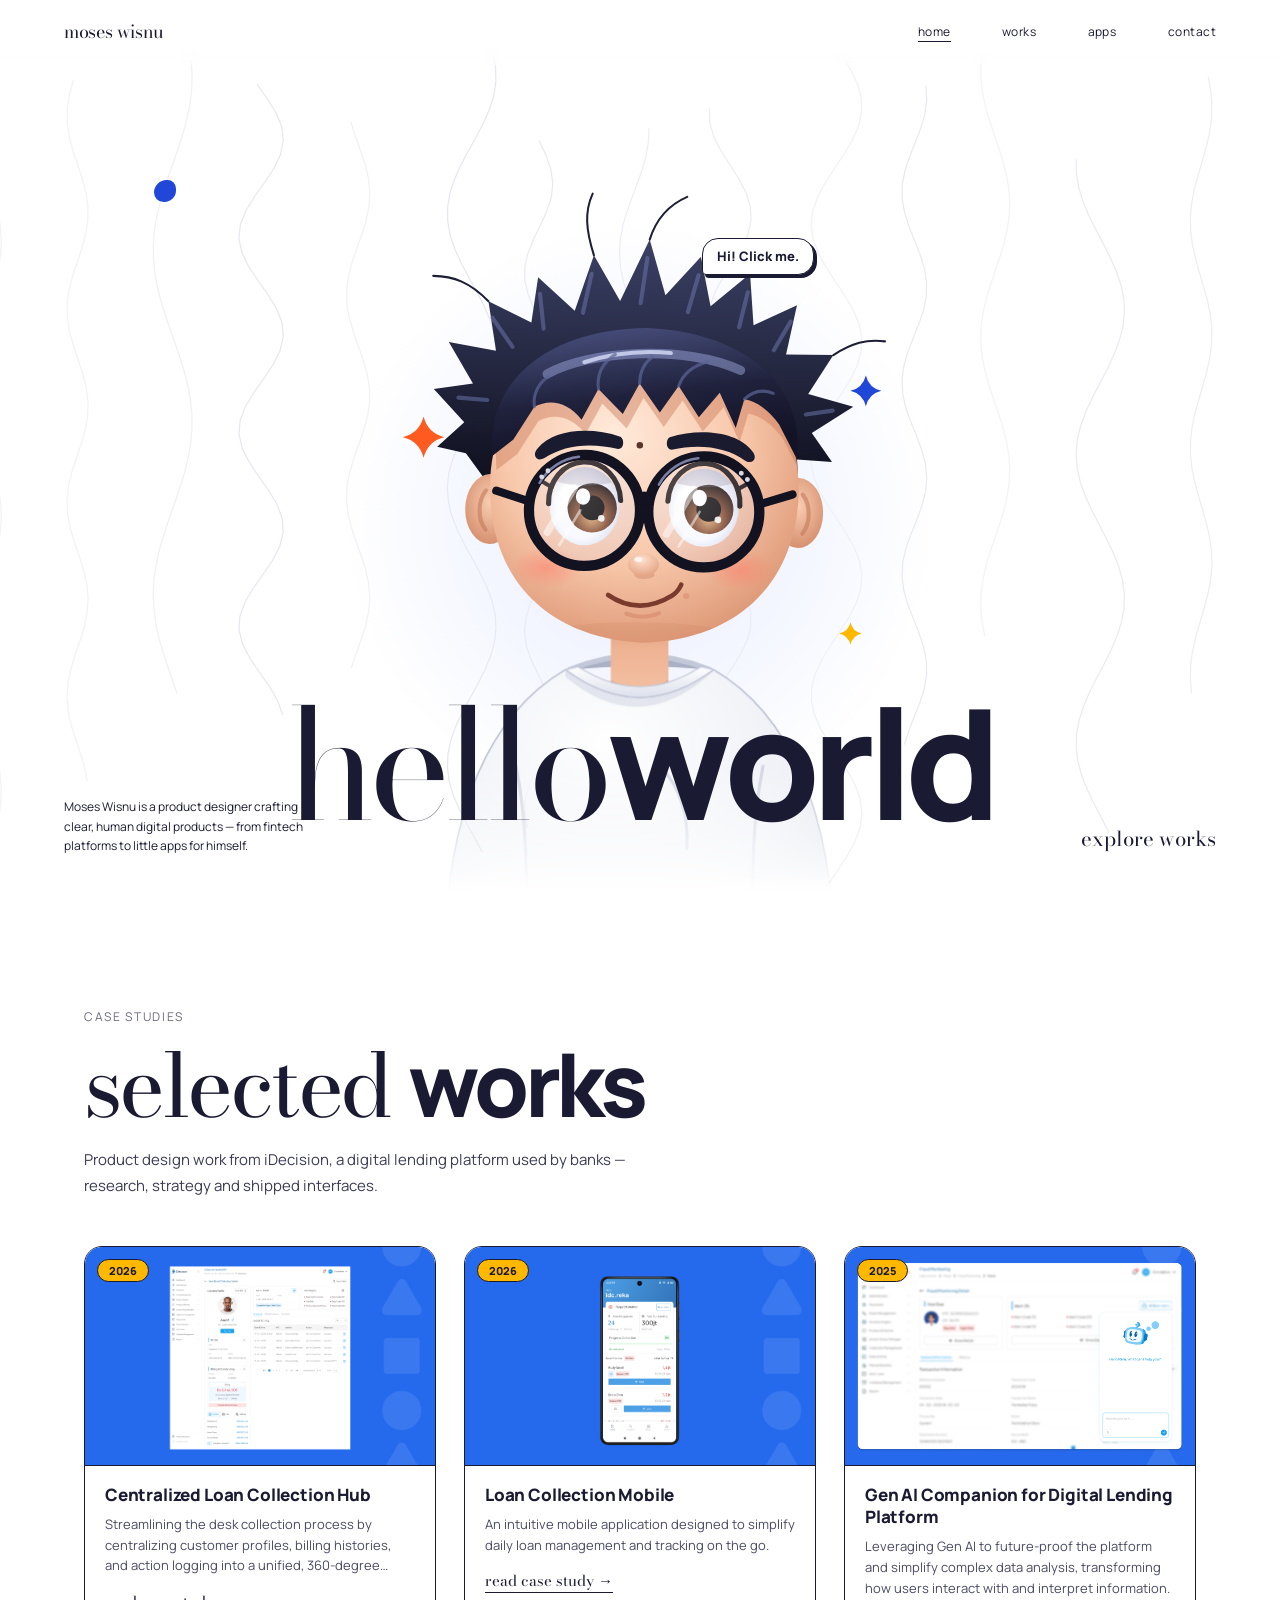
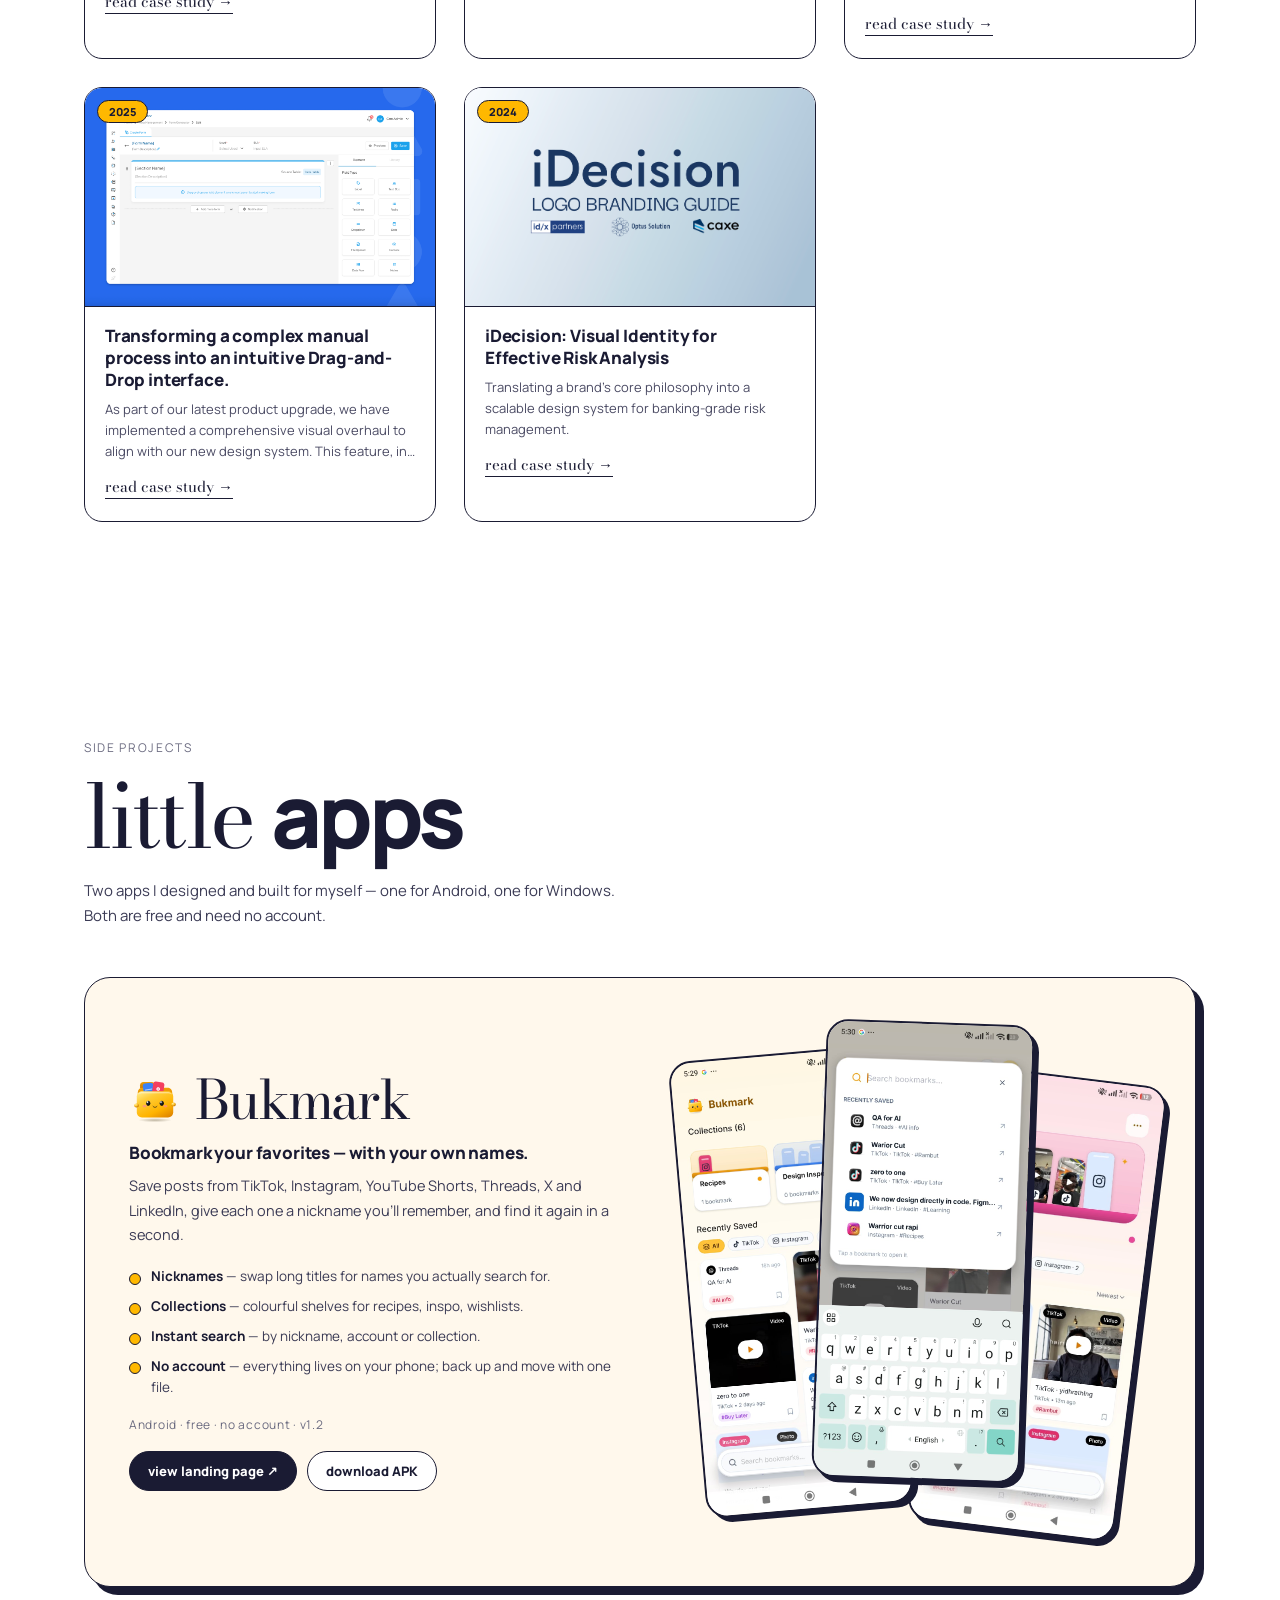
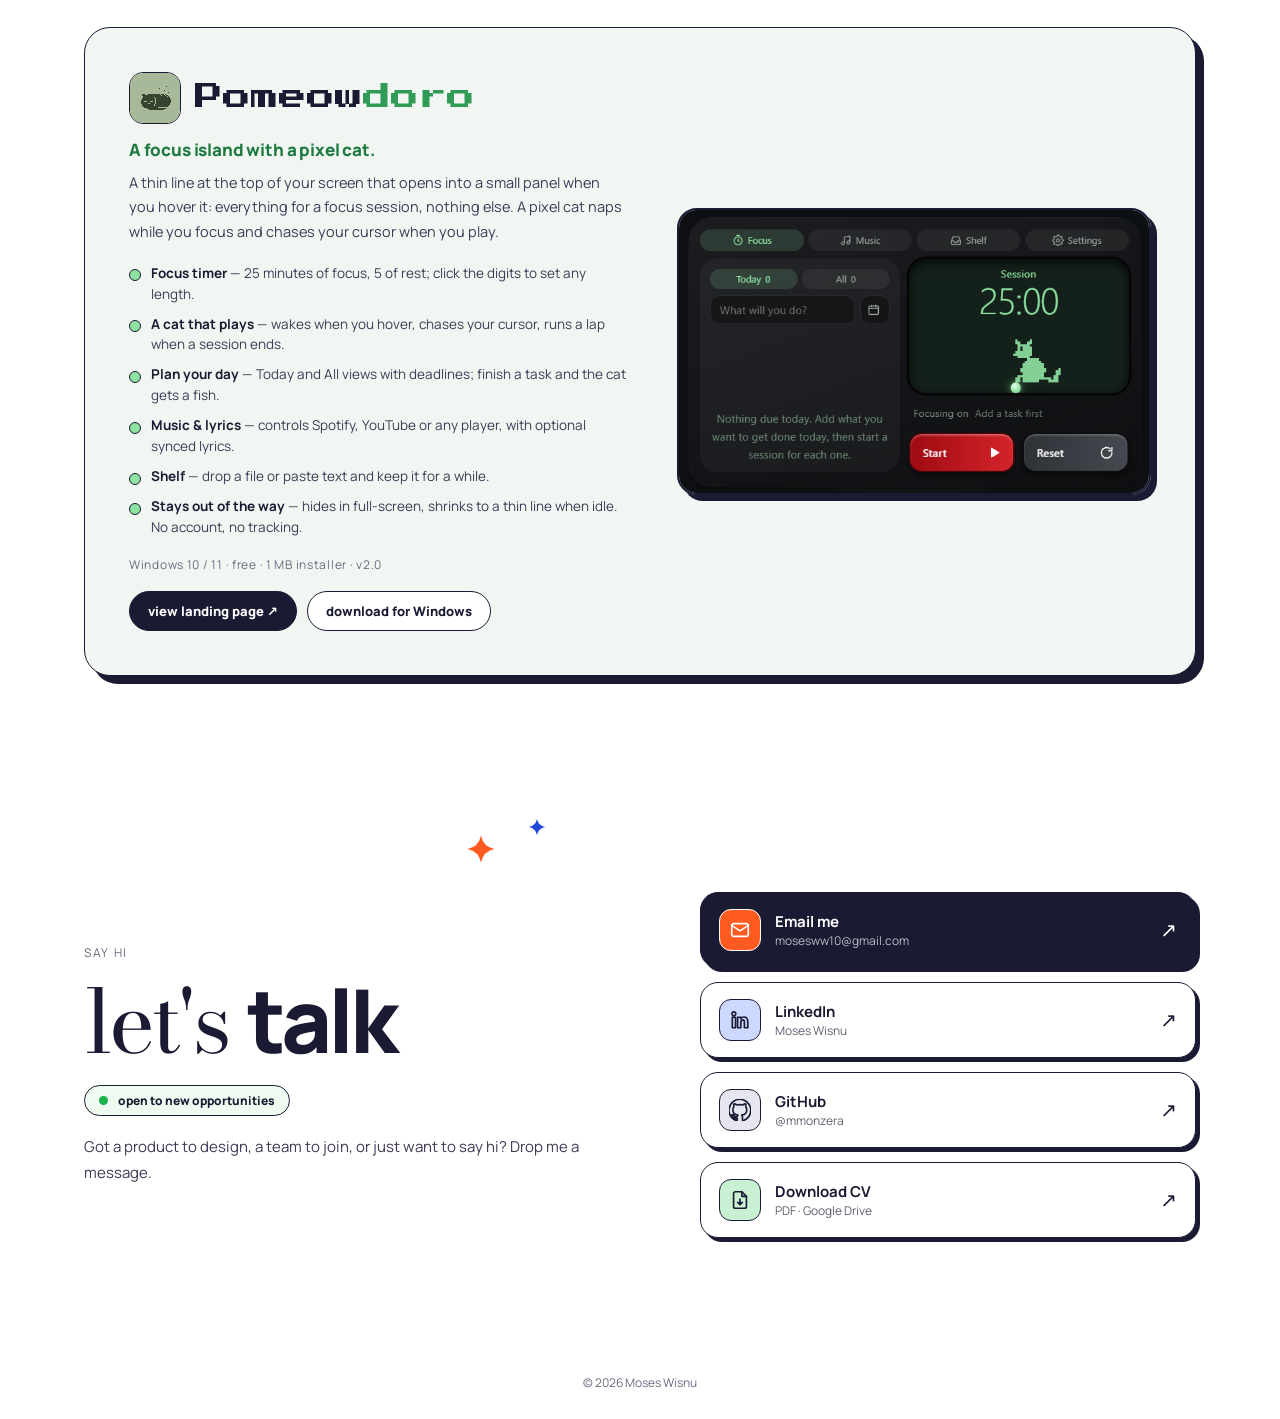
<file: index.html>
<!doctype html>
<html lang="id">
<head>
<meta charset="utf-8">
<meta name="viewport" content="width=device-width, initial-scale=1">
<title>Moses Wisnu Playground</title>
<meta name="description" content="Moses Wisnu — product designer. Case studies and little apps.">
<link rel="icon" href="favicon.svg" type="image/svg+xml">
<link rel="preconnect" href="https://fonts.googleapis.com">
<link rel="preconnect" href="https://fonts.gstatic.com" crossorigin>
<link href="https://fonts.googleapis.com/css2?family=Bodoni+Moda:opsz,wght@6..96,400&family=Manrope:wght@300;400;800&family=Press+Start+2P&display=swap" rel="stylesheet">
<link rel="stylesheet" href="css/sections.css">
<link rel="stylesheet" href="css/fx.css">
<link rel="stylesheet" href="css/guide.css">
<style>
  :root{
    --bg:#ffffff;
    --ink:#1a1b33;
    --blue:#2147d8;
    --orange:#ff5a1f;
    --yellow:#ffb800;
    --wave:#e6e6f0;
    --skin:#ffeee4;
    --skin-sh:#f6cdb9;
    --hair:#1c1f3a;
    --hair-hi:#4a5fd6;
    --shirt:#f7f2e6;
    --shirt-sh:#e6dcc6;
  }
  *{box-sizing:border-box;margin:0;padding:0}
  html,body{height:100%}
  body{background:var(--bg);color:var(--ink);font-family:'Manrope',system-ui,sans-serif;overflow-x:hidden}
  .hero{position:relative;min-height:100vh;min-height:100svh;display:flex;align-items:flex-end;justify-content:center;overflow:hidden;isolation:isolate}
  #waves{position:absolute;inset:0;width:100%;height:100%;z-index:-2;pointer-events:none}
  #waves path{fill:none;stroke:var(--wave);stroke-width:1.2;stroke-linecap:round}

  nav{position:absolute;top:0;left:0;right:0;display:flex;justify-content:flex-end;gap:clamp(24px,4vw,56px);padding:28px clamp(20px,5vw,64px);z-index:5}
  nav a{color:var(--ink);text-decoration:none;font-size:12px;letter-spacing:.04em;position:relative;padding-bottom:2px}
  nav a::after{content:"";position:absolute;left:0;bottom:0;height:1px;width:0;background:var(--ink);transition:width .3s}
  nav a:hover::after{width:100%}

  .stage{position:relative;height:720px;aspect-ratio:600/700;max-width:100vw}
  .stage svg#portrait{width:100%;height:100%;display:block;overflow:visible}
  .eye{transform-box:fill-box;transform-origin:center}

  .title{position:absolute;left:50%;top:81%;transform:translate(-50%,-50%);white-space:nowrap;display:flex;align-items:baseline;font-size:clamp(56px,12vw,190px);line-height:1;pointer-events:none;z-index:3}
  .title .a{font-family:'Bodoni Moda',serif;font-weight:400;letter-spacing:-.04em}
  .title .b{font-family:'Manrope',sans-serif;font-weight:800;letter-spacing:-.05em}

  .blurb{position:absolute;left:clamp(20px,5vw,64px);bottom:clamp(20px,5vh,56px);max-width:240px;font-size:12px;line-height:1.6;z-index:5}
  .cta{position:absolute;right:clamp(20px,5vw,64px);bottom:clamp(20px,5vh,56px);font-family:'Bodoni Moda',serif;font-size:clamp(16px,1.6vw,22px);color:var(--ink);text-decoration:none;z-index:5;border-bottom:1px solid transparent;transition:border-color .25s}
  .cta:hover{border-color:var(--ink)}

  .dot{position:absolute;z-index:1;pointer-events:none}
  .dot.blue{width:22px;height:22px;background:var(--blue);left:12%;top:20%;border-radius:60% 40% 55% 45%}
  .dot.yellow{width:80px;height:34px;background:var(--yellow);left:62%;top:-6px;border-radius:0 0 60px 40px}

  .sparkle{transform-box:fill-box;transform-origin:center;animation:twinkle 2.6s ease-in-out infinite}
  .sparkle:nth-of-type(2){animation-delay:.9s}
  .sparkle:nth-of-type(3){animation-delay:1.7s}
  @keyframes twinkle{0%,100%{transform:scale(1) rotate(0);opacity:1}50%{transform:scale(.55) rotate(20deg);opacity:.6}}

  @media (max-width:700px){
    .stage{height:auto;width:118vw;max-width:none}
    .blurb{max-width:170px;font-size:11px;background:rgba(255,255,255,.92);padding:8px 10px;border-radius:8px}
    .cta{background:rgba(255,255,255,.92);padding:4px 8px;border-radius:8px}
    .title{top:-8%;font-size:clamp(48px,15vw,110px)}
  }
  @media (prefers-reduced-motion:reduce){*{transition:none!important;animation:none!important}}
</style>
</head>
<body>

<nav id="siteNav" aria-label="Main">
  <a class="brand" href="#home">moses wisnu</a>
  <button class="nav-toggle" type="button" aria-expanded="false" aria-controls="navLinks" aria-label="Open menu"><span></span><span></span><span></span></button>
  <div class="nav-links" id="navLinks">
    <a href="#home">home</a>
    <a href="#works">works</a>
    <a href="#apps">apps</a>
    <a href="#contact">contact</a>
  </div>
</nav>

<section class="hero" id="home">
  <svg id="waves" aria-hidden="true"></svg>

  

  <span class="dot blue" aria-hidden="true"></span>
  <span class="dot yellow" aria-hidden="true"></span>

  <div class="stage">
    <svg id="portrait" viewBox="0 0 600 700" role="img" aria-label="3D chibi-style self-portrait">
      <defs>
        <radialGradient id="glow" cx=".5" cy=".5" r=".5">
          <stop offset="0" stop-color="#e7ecff"/>
          <stop offset="1" stop-color="#e7ecff" stop-opacity="0"/>
        </radialGradient>
        <radialGradient id="skinGrad" cx=".45" cy=".38" r=".7" fx=".4" fy=".3">
          <stop offset="0" stop-color="#ffeadb"/>
          <stop offset=".55" stop-color="#f8c8ab"/>
          <stop offset="1" stop-color="#d9906d"/>
        </radialGradient>
        <radialGradient id="earGrad" cx=".5" cy=".4" r=".7">
          <stop offset="0" stop-color="#f9cdb2"/>
          <stop offset="1" stop-color="#d08664"/>
        </radialGradient>
        <linearGradient id="neckGrad" x1="0" y1="0" x2="0" y2="1">
          <stop offset="0" stop-color="#c97f5e"/>
          <stop offset=".55" stop-color="#eeb393"/>
          <stop offset="1" stop-color="#f5c3a6"/>
        </linearGradient>
        <linearGradient id="hairBack" x1="0" y1="0" x2="0" y2="1">
          <stop offset="0" stop-color="#3b4166"/>
          <stop offset="1" stop-color="#0e0f1c"/>
        </linearGradient>
        <linearGradient id="hairFront" x1="0" y1="0" x2=".3" y2="1">
          <stop offset="0" stop-color="#4d5585"/>
          <stop offset=".6" stop-color="#20223d"/>
          <stop offset="1" stop-color="#121326"/>
        </linearGradient>
        <radialGradient id="eyeWhite" cx=".45" cy=".55" r=".6">
          <stop offset=".6" stop-color="#ffffff"/>
          <stop offset="1" stop-color="#dcdfea"/>
        </radialGradient>
        <radialGradient id="irisGrad" cx=".5" cy=".7" r=".65">
          <stop offset="0" stop-color="#e0a86c"/>
          <stop offset=".5" stop-color="#83492a"/>
          <stop offset="1" stop-color="#22110a"/>
        </radialGradient>
        <radialGradient id="teeGrad" cx=".42" cy=".25" r=".85">
          <stop offset="0" stop-color="#ffffff"/>
          <stop offset=".6" stop-color="#eef0f6"/>
          <stop offset="1" stop-color="#c9cfdf"/>
        </radialGradient>
        <linearGradient id="fadeGrad" gradientUnits="userSpaceOnUse" x1="0" y1="600" x2="0" y2="722">
          <stop offset="0" stop-color="#fff"/>
          <stop offset="1" stop-color="#000"/>
        </linearGradient>
        <mask id="bodyFade" maskUnits="userSpaceOnUse" x="-200" y="0" width="1000" height="900">
          <rect x="-200" y="0" width="1000" height="900" fill="url(#fadeGrad)"/>
        </mask>
        <linearGradient id="ribGrad" x1="0" y1="0" x2="0" y2="1">
          <stop offset="0" stop-color="#ffffff"/>
          <stop offset="1" stop-color="#dde1ec"/>
        </linearGradient>
        <radialGradient id="blush" cx=".5" cy=".5" r=".5">
          <stop offset="0" stop-color="#ff7f6e" stop-opacity=".55"/>
          <stop offset="1" stop-color="#ff7f6e" stop-opacity="0"/>
        </radialGradient>
        <radialGradient id="noseGrad" cx=".45" cy=".3" r=".75">
          <stop offset="0" stop-color="#ffe0cd"/>
          <stop offset="1" stop-color="#e2a07f"/>
        </radialGradient>
        <radialGradient id="lensGrad" cx=".35" cy=".3" r=".8">
          <stop offset="0" stop-color="#ffffff" stop-opacity=".25"/>
          <stop offset="1" stop-color="#b9c8ff" stop-opacity=".12"/>
        </radialGradient>

        <path id="faceShape" d="M150 300 C150 208 214 158 300 158 C386 158 450 208 450 300 C450 384 398 446 300 450 C202 446 150 384 150 300 Z"/>
        <clipPath id="faceClip"><use href="#faceShape"/></clipPath>
        <path id="frontHair" d="M152 270 C144 192 212 146 300 144 C388 146 456 192 448 270 L430 236 C420 222 408 214 396 212 L388 240 L372 206 L352 230 L332 200 L314 226 L294 198 L278 228 L254 204 L238 234 C224 216 206 214 192 222 L172 254 Z"/>
        <clipPath id="clipL"><ellipse cx="242" cy="318" rx="34" ry="38"/></clipPath>
        <clipPath id="clipR"><ellipse cx="358" cy="318" rx="34" ry="38"/></clipPath>
      </defs>

      <!-- soft backdrop light -->
      <ellipse cx="300" cy="330" rx="290" ry="290" fill="url(#glow)"/>

      <!-- sparkles -->
      <g aria-hidden="true">
        <path class="sparkle" d="M90 230 Q94 246 110 250 Q94 254 90 270 Q86 254 70 250 Q86 246 90 230 Z" fill="var(--orange)"/>
        <path class="sparkle" d="M520 190 Q523 202 535 205 Q523 208 520 220 Q517 208 505 205 Q517 202 520 190 Z" fill="var(--blue)"/>
        <path class="sparkle" d="M505 430 Q507 439 516 441 Q507 443 505 452 Q503 443 494 441 Q503 439 505 430 Z" fill="var(--yellow)"/>
      </g>

      <!-- ================= BODY ================= -->
      <g id="body" transform="translate(0 -30)" mask="url(#bodyFade)">
        <!-- inside back of the collar, seen behind the neck -->
        <path d="M232 506 Q300 478 368 506 Q300 500 232 506 Z" fill="#aab1c6"/>
        <path d="M232 506 Q300 478 368 506" fill="none" stroke="#c3c8d8" stroke-width="5" stroke-linecap="round"/>
        <!-- neck -->
        <path d="M272 420 L272 528 Q300 546 328 528 L328 420 Z" fill="url(#neckGrad)"/>
        <path d="M272 516 Q300 536 328 516 L328 530 Q300 548 272 530 Z" fill="#c97b5b" opacity=".35"/>
        <!-- white tee -->
        <path d="M110 790 C112 640 156 548 228 506 Q300 560 372 506 C444 548 488 640 490 790 Z" fill="url(#teeGrad)" stroke="#b9bfd0" stroke-width="1.5"/>
        <!-- rib collar hugging the neck -->
        <path d="M240 503 Q300 542 360 503 L372 506 Q300 560 228 506 Z" fill="url(#ribGrad)" stroke="#c3c8d8" stroke-width="1.2" stroke-linejoin="round"/>
        <path d="M228 507 Q300 561 372 507 Q300 574 228 513 Z" fill="#b9c0d3" opacity=".35"/>
        <g fill="none" stroke="#c6cbdb" stroke-width="3" stroke-linecap="round" opacity=".7">
          <path d="M180 600 C190 650 192 720 188 790"/>
          <path d="M420 600 C410 650 408 720 412 790"/>
          <path d="M320 600 C340 620 348 650 346 680"/>
        </g>
      </g>

      <!-- ================= HEAD ================= -->
      <g id="head">
        <!-- back hair -->
        <path d="M150 300 L126 268 L98 262 L124 238 L94 206 L132 200 L108 160 L154 168 L146 120 L188 140 L194 96 L230 128 L248 74 L274 118 L302 58 L318 112 L352 74 L362 122 L400 90 L404 140 L446 120 L436 168 L482 168 L458 206 L502 218 L462 244 L482 272 L448 270 L450 300 C440 240 380 196 300 196 C220 196 160 240 150 300 Z" fill="url(#hairBack)"/>
        <!-- spike highlights -->
        <g fill="none" stroke="#6a73a8" stroke-width="4" stroke-linecap="round" opacity=".55">
          <path d="M246 92 L238 130"/><path d="M300 76 L294 120"/><path d="M350 92 L340 128"/>
          <path d="M196 112 L200 146"/><path d="M398 108 L390 142"/><path d="M150 136 L170 164"/>
          <path d="M440 136 L424 164"/><path d="M118 214 L146 216"/><path d="M482 222 L456 226"/>
        </g>

        <!-- ears -->
        <ellipse cx="150" cy="322" rx="24" ry="34" fill="url(#earGrad)"/>
        <ellipse cx="450" cy="322" rx="24" ry="34" fill="url(#earGrad)"/>
        <path d="M146 304 C138 314 138 332 146 342" fill="none" stroke="#c4785a" stroke-width="4" stroke-linecap="round" opacity=".6"/>
        <path d="M454 304 C462 314 462 332 454 342" fill="none" stroke="#c4785a" stroke-width="4" stroke-linecap="round" opacity=".6"/>

        <!-- face -->
        <use href="#faceShape" fill="url(#skinGrad)"/>
        <g clip-path="url(#faceClip)">
          <use href="#frontHair" transform="translate(4 14)" fill="#c97b5b" opacity=".45"/>
          <!-- jaw ambient occlusion -->
          <ellipse cx="300" cy="470" rx="150" ry="40" fill="#c97b5b" opacity=".18"/>
        </g>

        <!-- blush -->
        <ellipse cx="206" cy="378" rx="34" ry="20" fill="url(#blush)"/>
        <ellipse cx="394" cy="378" rx="34" ry="20" fill="url(#blush)"/>

        <!-- brows -->
        <g fill="#1a1b2e">
          <path d="M196 262 C210 244 246 240 276 250 C280 252 280 262 274 262 C248 256 222 258 202 272 C194 276 190 268 196 262 Z"/>
          <path d="M404 262 C390 244 354 240 324 250 C320 252 320 262 326 262 C352 256 378 258 398 272 C406 276 410 268 404 262 Z"/>
        </g>
        <!-- mole -->
        <circle cx="295" cy="258" r="3.2" fill="#5a3529"/>

        <!-- LEFT EYE -->
        <g id="eyeL" class="eye">
          <ellipse cx="242" cy="318" rx="34" ry="38" fill="url(#eyeWhite)"/>
          <g clip-path="url(#clipL)">
            <g id="irisL">
              <circle cx="242" cy="320" r="24" fill="url(#irisGrad)"/>
              <circle cx="242" cy="320" r="12" fill="#0b0604"/>
              <ellipse cx="233" cy="309" rx="7" ry="8" fill="#fff"/>
              <circle cx="251" cy="330" r="3.2" fill="#fff" opacity=".9"/>
            </g>
            <ellipse cx="242" cy="282" rx="42" ry="16" fill="#7d6b88" opacity=".28"/>
          </g>
          <path d="M207 316 A35 39 0 0 1 277 312" fill="none" stroke="#1a0f0c" stroke-width="5" stroke-linecap="round"/>
          <path d="M210 300 L196 292" stroke="#1a0f0c" stroke-width="4" stroke-linecap="round"/>
        </g>

        <!-- RIGHT EYE -->
        <g id="eyeR" class="eye">
          <ellipse cx="358" cy="318" rx="34" ry="38" fill="url(#eyeWhite)"/>
          <g clip-path="url(#clipR)">
            <g id="irisR">
              <circle cx="358" cy="320" r="24" fill="url(#irisGrad)"/>
              <circle cx="358" cy="320" r="12" fill="#0b0604"/>
              <ellipse cx="349" cy="309" rx="7" ry="8" fill="#fff"/>
              <circle cx="367" cy="330" r="3.2" fill="#fff" opacity=".9"/>
            </g>
            <ellipse cx="358" cy="282" rx="42" ry="16" fill="#7d6b88" opacity=".28"/>
          </g>
          <path d="M393 316 A35 39 0 0 0 323 312" fill="none" stroke="#1a0f0c" stroke-width="5" stroke-linecap="round"/>
          <path d="M390 300 L404 292" stroke="#1a0f0c" stroke-width="4" stroke-linecap="round"/>
        </g>

        <!-- nose -->
        <ellipse cx="301" cy="384" rx="10" ry="4" fill="#b86d4f" opacity=".3"/>
        <ellipse cx="300" cy="374" rx="15" ry="11" fill="url(#noseGrad)"/>
        <ellipse cx="295" cy="369" rx="4" ry="2.6" fill="#fff" opacity=".7"/>

        <!-- smirk -->
        <path d="M266 404 Q296 424 328 404 Q334 400 337 393" fill="none" stroke="#7a3b2e" stroke-width="4.5" stroke-linecap="round"/>
        <path d="M284 422 Q300 428 316 421" fill="none" stroke="#d98f70" stroke-width="4" stroke-linecap="round" opacity=".7"/>
        <circle cx="342" cy="404" r="3" fill="#d98f70" opacity=".6"/>

        <!-- glasses: lenses -->
        <circle cx="242" cy="322" r="54" fill="url(#lensGrad)"/>
        <circle cx="358" cy="322" r="54" fill="url(#lensGrad)"/>
        <!-- lens glare -->
        <g stroke="#fff" stroke-linecap="round" fill="none" opacity=".5">
          <path d="M206 344 L232 300" stroke-width="7"/>
          <path d="M218 356 L238 322" stroke-width="2.5"/>
          <path d="M322 344 L348 300" stroke-width="7"/>
          <path d="M334 356 L354 322" stroke-width="2.5"/>
        </g>
        <!-- frames with a soft specular edge -->
        <g fill="none" stroke-linecap="round">
          <circle cx="242" cy="322" r="54" stroke="#121220" stroke-width="10"/>
          <circle cx="358" cy="322" r="54" stroke="#121220" stroke-width="10"/>
          <path d="M296 312 Q300 302 304 312" stroke="#121220" stroke-width="8"/>
          <path d="M188 314 L156 304 M412 314 L444 304" stroke="#121220" stroke-width="8"/>
          <path d="M198 296 A50 50 0 0 1 236 270" stroke="#7a80a3" stroke-width="2.5"/>
          <path d="M314 296 A50 50 0 0 1 352 270" stroke="#7a80a3" stroke-width="2.5"/>
        </g>
        <g fill="#d7dae4">
          <circle cx="200" cy="290" r="2.4"/><circle cx="206" cy="284" r="2.4"/>
          <circle cx="400" cy="290" r="2.4"/><circle cx="394" cy="284" r="2.4"/>
        </g>

        <!-- front hair -->
        <use href="#frontHair" fill="url(#hairFront)"/>
        <!-- glossy sheen + strand highlights -->
        <path d="M204 190 C244 166 340 160 392 184" fill="none" stroke="#9aa3d8" stroke-width="9" stroke-linecap="round" opacity=".5"/>
        <path d="M240 178 C270 168 300 166 324 168" fill="none" stroke="#dfe4ff" stroke-width="4" stroke-linecap="round" opacity=".75"/>
        <g fill="none" stroke="#5c6596" stroke-width="3" stroke-linecap="round" opacity=".7">
          <path d="M254 204 C252 190 258 178 270 170"/>
          <path d="M332 200 C336 188 346 180 360 176"/>
          <path d="M294 198 C294 186 298 178 306 172"/>
          <path d="M396 212 C404 204 414 202 424 206"/>
          <path d="M192 222 C190 210 196 198 206 192"/>
        </g>
        <!-- flyaways -->
        <g fill="none" stroke="#1d1f36" stroke-width="2" stroke-linecap="round">
          <path d="M248 74 C240 50 238 32 246 14"/>
          <path d="M302 58 C308 38 320 24 338 16"/>
          <path d="M146 120 C128 102 112 96 92 96"/>
          <path d="M482 168 C500 156 514 152 532 154"/>
        </g>
      </g>
    </svg>

    <div class="title">
      <span class="a">hello</span><span class="b">world</span>
    </div>
  </div>

  <p class="blurb">Moses Wisnu is a product designer crafting clear, human digital products — from fintech platforms to little apps for himself.</p>
  <a class="cta" href="#works">explore works</a>
</section>

<main>
  <section class="section" id="works">
    <p class="eyebrow">case studies</p>
    <h2 class="section-title">selected <b>works</b></h2>
    <p class="section-lead">Product design work from iDecision, a digital lending platform used by banks — research, strategy and shipped interfaces.</p>
    <div class="works-grid" id="worksGrid"></div>
  </section>

  <section class="section" id="apps">
    <p class="eyebrow">side projects</p>
    <h2 class="section-title">little <b>apps</b></h2>
    <p class="section-lead">Two apps I designed and built for myself — one for Android, one for Windows. Both are free and need no account.</p>

    <div class="apps-stack">
      <!-- Bukmark -->
      <article class="app-feature bukm" aria-labelledby="bukmH">
        <div class="af-copy">
          <div class="af-title"><img src="apps/bukmark/mascot.svg" alt="" width="52" height="52"><h3 id="bukmH">Bukmark</h3></div>
          <p class="af-tag">Bookmark your favorites — with your own names.</p>
          <p class="af-text">Save posts from TikTok, Instagram, YouTube Shorts, Threads, X and LinkedIn, give each one a nickname you'll remember, and find it again in a second.</p>
          <ul class="af-list">
            <li><b>Nicknames</b> — swap long titles for names you actually search for.</li>
            <li><b>Collections</b> — colourful shelves for recipes, inspo, wishlists.</li>
            <li><b>Instant search</b> — by nickname, account or collection.</li>
            <li><b>No account</b> — everything lives on your phone; back up and move with one file.</li>
          </ul>
          <div class="af-meta">Android · free · no account · v1.2</div>
          <div class="af-links">
            <a class="btn-link primary" href="https://mmonzera.github.io/bukmark-landing/" target="_blank" rel="noopener noreferrer">view landing page ↗</a>
            <a class="btn-link" href="https://mmonzera.github.io/bukmark-landing/Bukmark.apk">download APK</a>
          </div>
        </div>
        <div class="af-shots" aria-label="Bukmark screenshots">
          <img class="shot s1" src="apps/bukmark/home.jpg" alt="Bukmark home screen with collections and recently saved posts" loading="lazy">
          <img class="shot s2" src="apps/bukmark/search.jpg" alt="Bukmark search screen" loading="lazy">
          <img class="shot s3" src="apps/bukmark/coll.webp" alt="Bukmark collection detail" loading="lazy">
        </div>
      </article>

      <!-- Pomeowdoro -->
      <article class="app-feature pomo-f" aria-labelledby="pomoH">
        <div class="af-copy">
          <div class="af-title"><img class="px" src="apps/pomeowdoro/icon.png" alt="" width="52" height="52"><h3 id="pomoH">Pomeow<span>doro</span></h3></div>
          <p class="af-tag">A focus island with a pixel cat.</p>
          <p class="af-text">A thin line at the top of your screen that opens into a small panel when you hover it: everything for a focus session, nothing else. A pixel cat naps while you focus and chases your cursor when you play.</p>
          <ul class="af-list">
            <li><b>Focus timer</b> — 25 minutes of focus, 5 of rest; click the digits to set any length.</li>
            <li><b>A cat that plays</b> — wakes when you hover, chases your cursor, runs a lap when a session ends.</li>
            <li><b>Plan your day</b> — Today and All views with deadlines; finish a task and the cat gets a fish.</li>
            <li><b>Music &amp; lyrics</b> — controls Spotify, YouTube or any player, with optional synced lyrics.</li>
            <li><b>Shelf</b> — drop a file or paste text and keep it for a while.</li>
            <li><b>Stays out of the way</b> — hides in full-screen, shrinks to a thin line when idle. No account, no tracking.</li>
          </ul>
          <div class="af-meta">Windows 10 / 11 · free · 1 MB installer · v2.0</div>
          <div class="af-links">
            <a class="btn-link primary" href="https://mmonzera.github.io/pomeowdoro-landing/" target="_blank" rel="noopener noreferrer">view landing page ↗</a>
            <a class="btn-link" href="https://github.com/mmonzera/pomeowdoro-landing/releases/latest/download/Pomeowdoro-setup.exe">download for Windows</a>
          </div>
        </div>
        <div class="af-lcd">
          <img class="pomo-shot" src="apps/pomeowdoro/app.png" width="654" height="394" alt="Pomeowdoro app window: Focus tab with a task list, a green 25:00 session screen with a pixel cat chasing a ball, and Start and Reset buttons" loading="lazy">
        </div>
      </article>
    </div>
  </section>

  <section class="section contact" id="contact">
    <svg class="c-deco d1" viewBox="0 0 40 40" aria-hidden="true"><path d="M20 2 Q23 17 38 20 Q23 23 20 38 Q17 23 2 20 Q17 17 20 2Z" fill="#ff5a1f"/></svg>
    <svg class="c-deco d2" viewBox="0 0 40 40" aria-hidden="true"><path d="M20 2 Q23 17 38 20 Q23 23 20 38 Q17 23 2 20 Q17 17 20 2Z" fill="#2147d8"/></svg>

    <div class="contact-grid">
      <div class="contact-main">
        <p class="eyebrow">say hi</p>
        <h2 class="section-title">let's <b>talk</b></h2>
        <p class="status"><i></i>open to new opportunities</p>
        <p class="section-lead">Got a product to design, a team to join, or just want to say hi? Drop me a message.</p>

      </div>

      <aside class="contact-links" aria-label="Contact links">
        <a class="clink primary" href="mailto:mosesww10@gmail.com">
          <span class="ci"><svg viewBox="0 0 24 24"><rect x="3" y="5" width="18" height="14" rx="2"/><path d="M3 7l9 6 9-6"/></svg></span>
          <span class="ct"><b>Email me</b><small>mosesww10@gmail.com</small></span><span class="ca">↗</span>
        </a>
        <a class="clink" href="https://www.linkedin.com/in/moses-wisnu-1869b7165/" target="_blank" rel="noopener noreferrer">
          <span class="ci"><svg viewBox="0 0 24 24" fill="currentColor" stroke="none"><path d="M20.4 20.5h-3.6v-5.6c0-1.3 0-3-1.8-3s-2.1 1.4-2.1 2.9v5.7H9.4V9h3.4v1.6c.5-.9 1.6-1.9 3.4-1.9 3.6 0 4.3 2.4 4.3 5.5v6.3zM5.3 7.4a2.1 2.1 0 110-4.2 2.1 2.1 0 010 4.2zM7.1 20.5H3.6V9h3.5v11.5z"/></svg></span>
          <span class="ct"><b>LinkedIn</b><small>Moses Wisnu</small></span><span class="ca">↗</span>
        </a>
        <a class="clink" href="https://github.com/mmonzera" target="_blank" rel="noopener noreferrer">
          <span class="ci"><svg viewBox="0 0 24 24" fill="currentColor" stroke="none"><path d="M12 .3a12 12 0 00-3.8 23.4c.6.1.8-.3.8-.6v-2c-3.3.7-4-1.6-4-1.6-.6-1.4-1.4-1.8-1.4-1.8-1-.7.1-.7.1-.7 1.2.1 1.8 1.2 1.8 1.2 1 1.8 2.8 1.3 3.5 1 .1-.8.4-1.3.7-1.6-2.7-.3-5.5-1.3-5.5-5.9 0-1.3.5-2.4 1.2-3.2-.1-.3-.5-1.5.1-3.2 0 0 1-.3 3.3 1.2a11.5 11.5 0 016 0c2.3-1.5 3.3-1.2 3.3-1.2.7 1.7.2 2.9.1 3.2.8.8 1.2 1.9 1.2 3.2 0 4.6-2.8 5.6-5.5 5.9.4.4.8 1.1.8 2.2v3.3c0 .3.2.7.8.6A12 12 0 0012 .3z"/></svg></span>
          <span class="ct"><b>GitHub</b><small>@mmonzera</small></span><span class="ca">↗</span>
        </a>
        <a class="clink" href="https://drive.google.com/file/d/1RVj5G_DRZAVwZRRF1p7iXYvmK2j0bgCg/view?usp=sharing" target="_blank" rel="noopener noreferrer">
          <span class="ci"><svg viewBox="0 0 24 24"><path d="M14 3H7a2 2 0 00-2 2v14a2 2 0 002 2h10a2 2 0 002-2V8l-5-5z"/><path d="M14 3v5h5M12 11v6M9.5 14.5L12 17l2.5-2.5"/></svg></span>
          <span class="ct"><b>Download CV</b><small>PDF · Google Drive</small></span><span class="ca">↗</span>
        </a>
      </aside>
    </div>
  </section>
</main>
<footer class="foot">© 2026 Moses Wisnu</footer>

<script src="data/works.js"></script>
<script src="js/sections.js"></script>
<script src="js/fx.js"></script>
<script src="js/guide.js"></script>

<script>
(() => {
  const reduce = matchMedia('(prefers-reduced-motion: reduce)').matches;
  const svg  = document.getElementById('portrait');
  const head = document.getElementById('head');
  const eyes = [
    { g: document.getElementById('eyeL'), iris: document.getElementById('irisL'), cx: 242, cy: 320, x: 0, y: 0 },
    { g: document.getElementById('eyeR'), iris: document.getElementById('irisR'), cx: 358, cy: 320, x: 0, y: 0 },
  ];
  const MAX_X = 9, MAX_Y = 8;

  /* ---------- wavy background lines ---------- */
  const waves = document.getElementById('waves');
  function drawWaves(){
    const w = innerWidth, h = innerHeight;
    waves.setAttribute('viewBox', `0 0 ${w} ${h}`);
    let s = 3; const r = () => (s = (s * 16807) % 2147483647) / 2147483647;
    let d = '';
    const count = Math.round(w / 90);
    for (let i = 0; i < count; i++) {
      const x0 = (i / count) * w + (r() - .5) * 30;
      const amp = 10 + r() * 16, f = .003 + r() * .003, ph = r() * 6.28;
      const top = -20 + r() * h * .2, bot = h * (.7 + r() * .35);
      let p = '';
      for (let y = top; y <= bot; y += 14) {
        const x = x0 + Math.sin(y * f * 6 + ph) * amp;
        p += (p ? 'L' : 'M') + x.toFixed(1) + ' ' + y.toFixed(1);
      }
      d += `<path d="${p}" opacity="${(.5 + r() * .5).toFixed(2)}"/>`;
    }
    waves.innerHTML = d;
  }
  drawWaves();
  addEventListener('resize', drawWaves);

  /* ---------- cursor tracking ---------- */
  let mx = innerWidth / 2, my = innerHeight / 2, lastMove = -1e9;
  const onMove = e => { mx = e.clientX; my = e.clientY; lastMove = performance.now(); };
  addEventListener('pointermove', onMove, { passive: true });
  addEventListener('pointerdown', onMove, { passive: true });

  let headRot = 0, headX = 0, headY = 0;
  const lerp = (a, b, t) => a + (b - a) * t;

  function frame(now){
    const m = svg.getScreenCTM();
    if (!m) return requestAnimationFrame(frame);
    let tx = mx, ty = my;
    const r = svg.getBoundingClientRect();

    if (!reduce && now - lastMove > 3500) {
      tx = r.left + r.width  * (.5 + Math.sin(now / 1900) * .45);
      ty = r.top  + r.height * (.45 + Math.sin(now / 1300 + 1) * .2);
    }

    const reach = Math.max(260, Math.min(innerWidth, innerHeight) * .45);
    eyes.forEach(e => {
      const sx = m.a * e.cx + m.e, sy = m.d * e.cy + m.f;
      const dx = tx - sx, dy = ty - sy;
      const dist = Math.hypot(dx, dy) || 1;
      const k = Math.min(1, dist / reach);
      e.x = lerp(e.x, (dx / dist) * k * MAX_X, .16);
      e.y = lerp(e.y, (dy / dist) * k * MAX_Y, .16);
      e.iris.setAttribute('transform', `translate(${e.x.toFixed(2)} ${e.y.toFixed(2)})`);
    });

    if (!reduce) {
      const nx = Math.max(-1, Math.min(1, (tx - (r.left + r.width / 2)) / (innerWidth / 2)));
      const ny = Math.max(-1, Math.min(1, (ty - (r.top + r.height / 2)) / (innerHeight / 2)));
      headRot = lerp(headRot, nx * 1.8, .06);
      headX   = lerp(headX,   nx * 4,   .06);
      headY   = lerp(headY,   ny * 3,   .06);
      head.setAttribute('transform', `translate(${headX.toFixed(2)} ${headY.toFixed(2)}) rotate(${headRot.toFixed(2)} 300 540)`);
    }
    requestAnimationFrame(frame);
  }
  requestAnimationFrame(frame);

  /* ---------- blink ---------- */
  function blink(){
    eyes.forEach(e => e.g.style.transform = 'scaleY(.08)');
    setTimeout(() => eyes.forEach(e => e.g.style.transform = ''), 120);
  }
  eyes.forEach(e => e.g.style.transition = 'transform .08s ease-in-out');
  if (!reduce) (function loop(){ setTimeout(() => { blink(); if (Math.random() < .2) setTimeout(blink, 260); loop(); }, 2200 + Math.random() * 3500); })();
})();
</script>
</body>
</html>
</file>
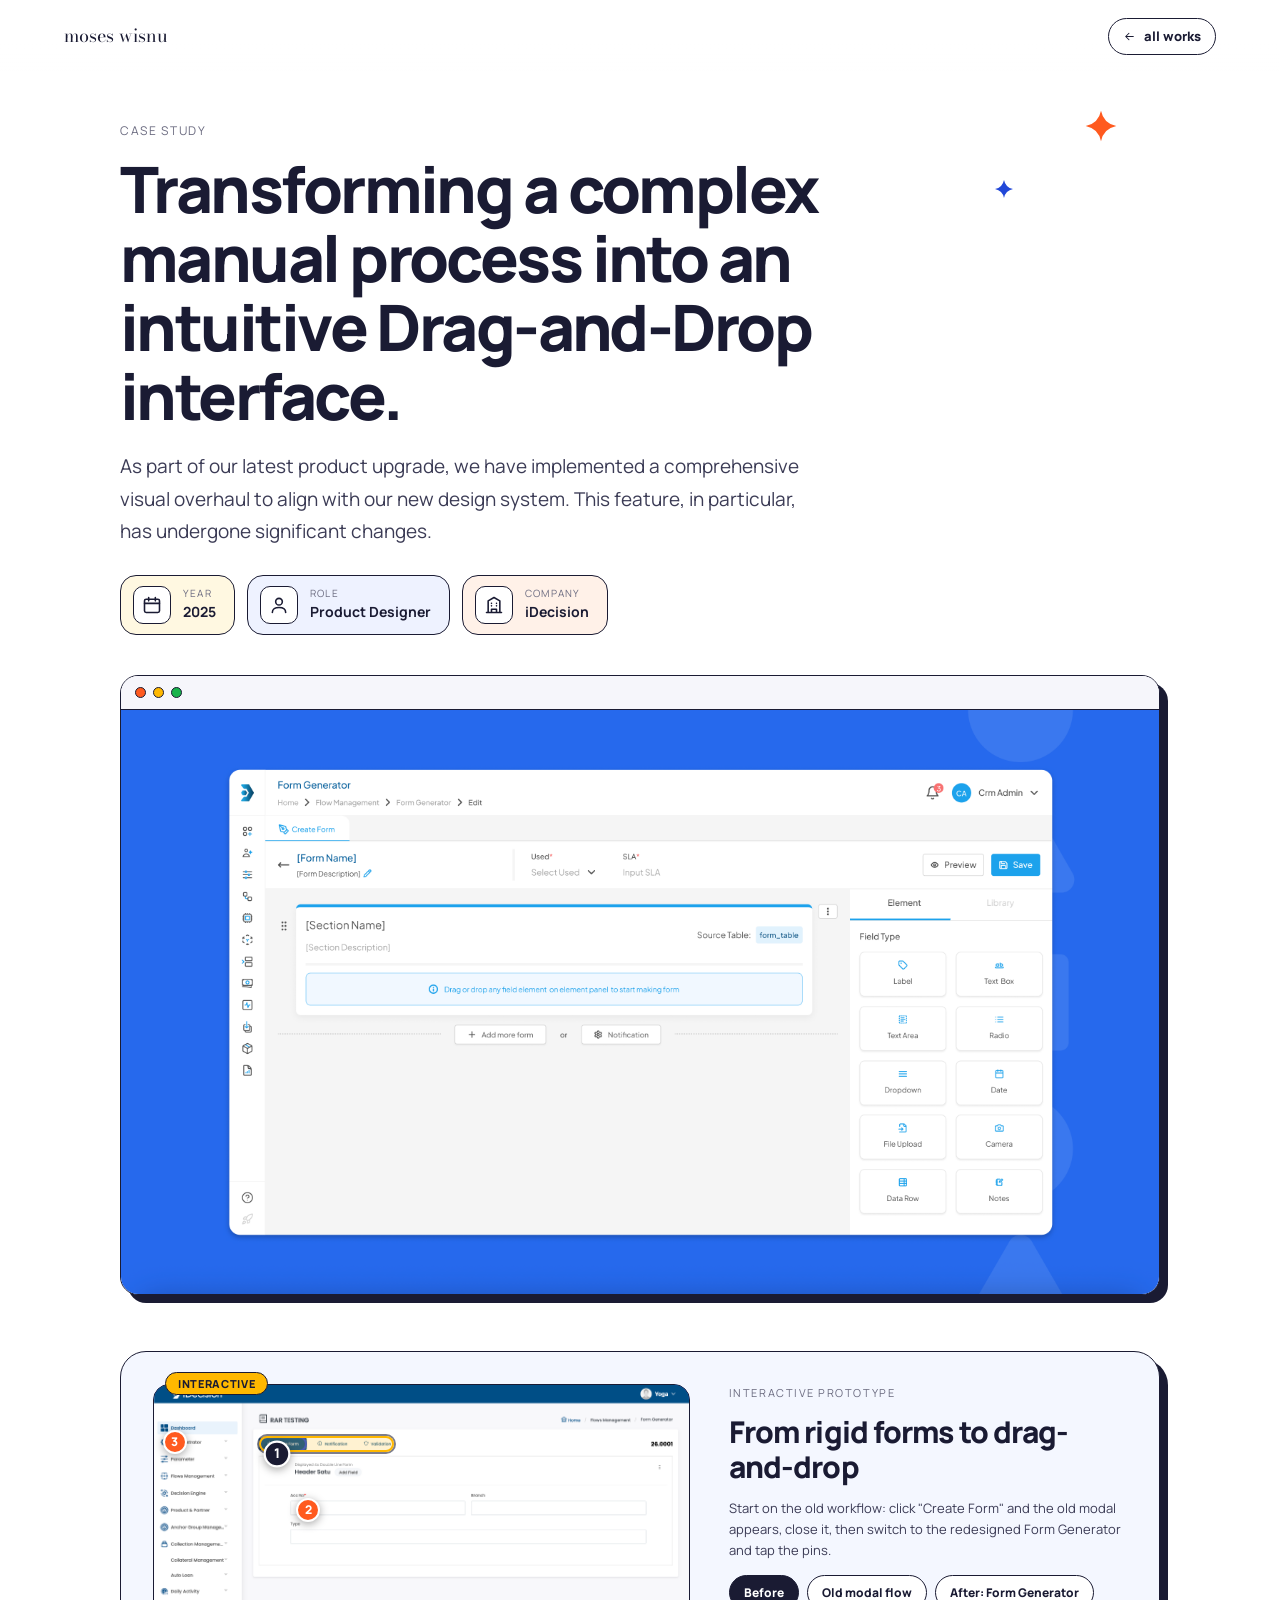
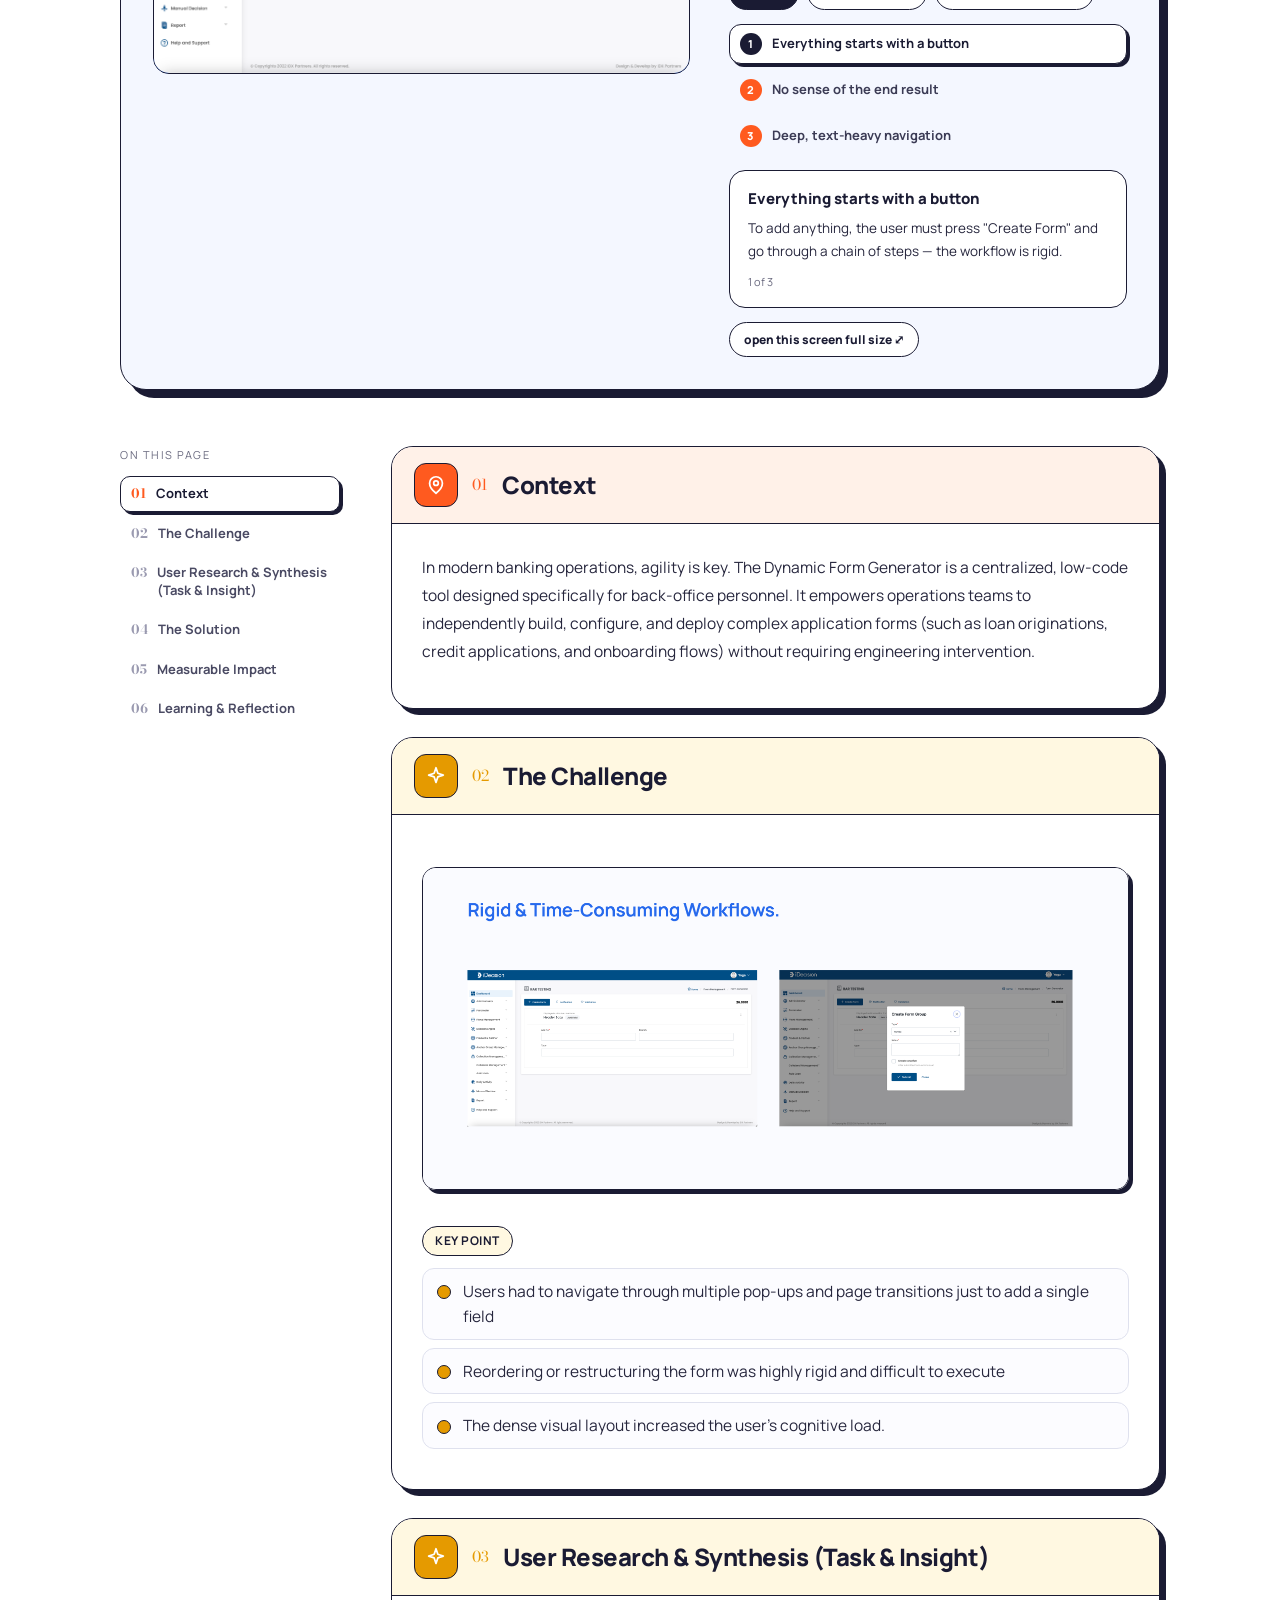
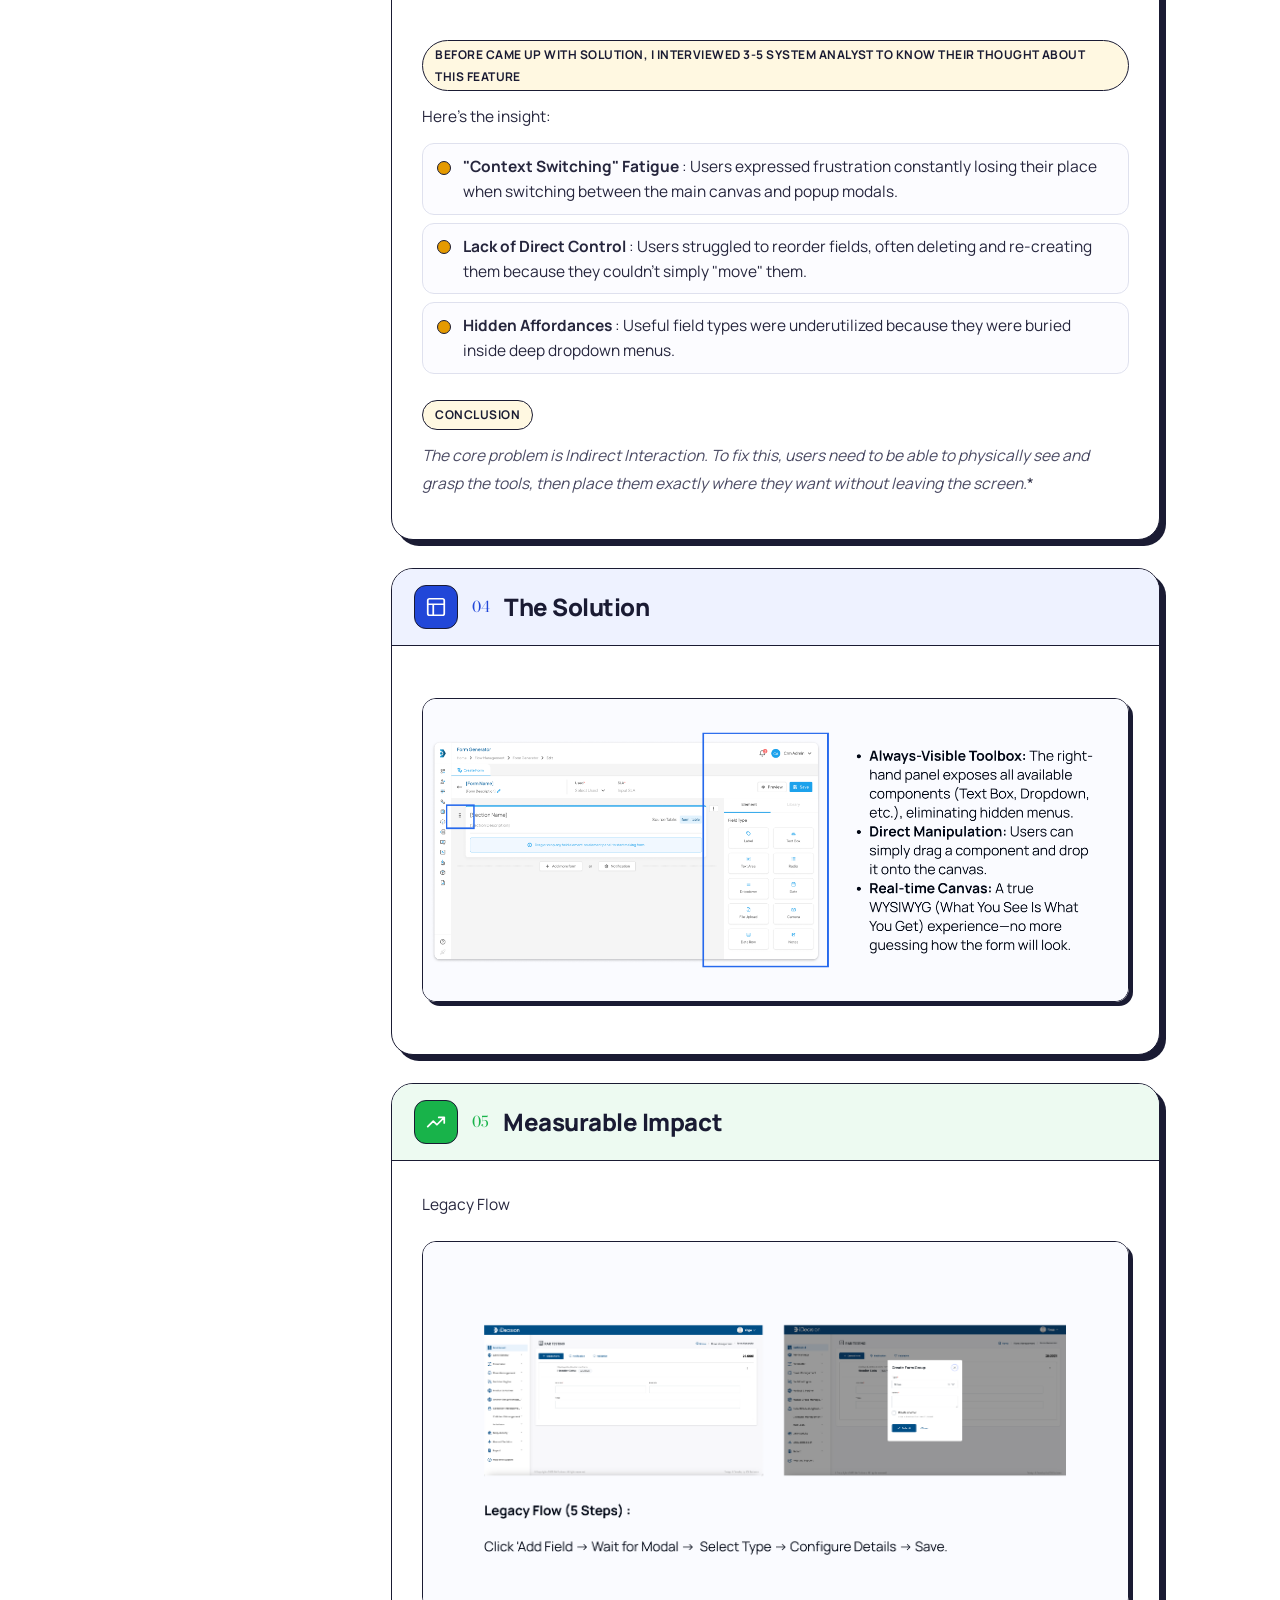
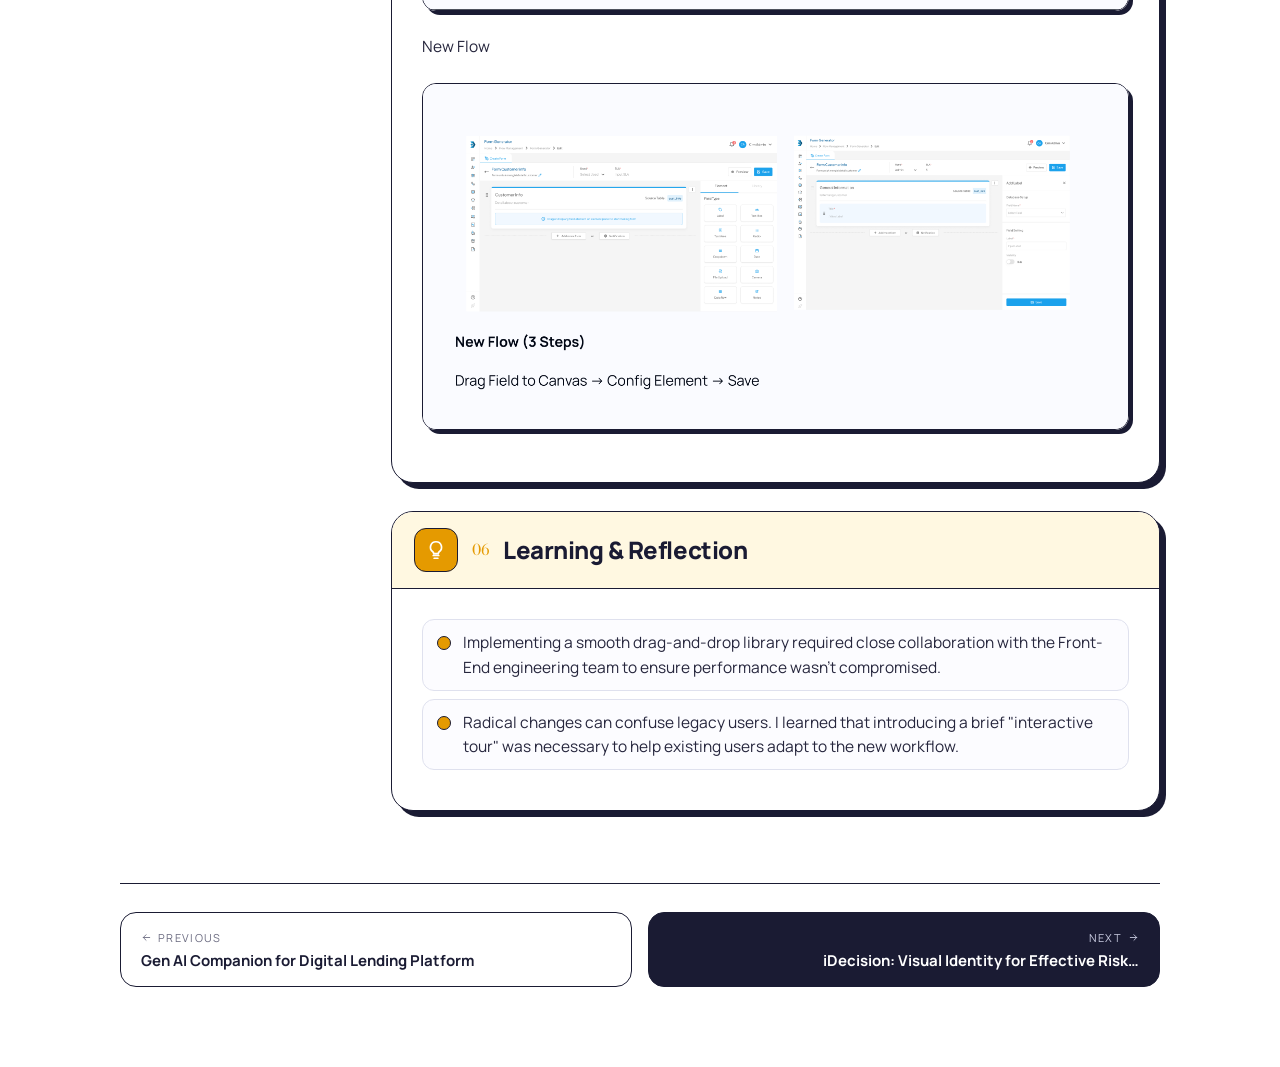
<file: works/drag-and-drop-interface.html>
<!doctype html>
<html lang="en">
<head>
<meta charset="utf-8">
<meta name="viewport" content="width=device-width, initial-scale=1">
<title>Transforming a complex manual process into an… — Moses Wisnu</title>
<meta name="description" content="As part of our latest product upgrade, we have implemented a comprehensive visual overhaul to align with our new design system. This feature, in particular, has undergone significant changes.">
<link rel="preconnect" href="https://fonts.googleapis.com">
<link rel="preconnect" href="https://fonts.gstatic.com" crossorigin>
<link href="https://fonts.googleapis.com/css2?family=Bodoni+Moda:opsz,wght@6..96,400&family=Manrope:wght@400;800&display=swap" rel="stylesheet">
<link rel="icon" href="../favicon.svg" type="image/svg+xml">
<link rel="stylesheet" href="../css/case.css">
</head>
<body>
<div class="progress" aria-hidden="true"><i id="bar"></i></div>
<header class="case-nav">
  <a class="brand" href="../index.html">moses wisnu</a>
  <a class="back" href="../index.html#works"><svg class="ic " viewBox="0 0 24 24" aria-hidden="true"><path d="M19 12H5M11 6l-6 6 6 6"/></svg> all works</a>
</header>

<main class="case">
  <section class="case-hero">
    <svg class="deco d1" viewBox="0 0 40 40" aria-hidden="true"><path d="M20 2 Q23 17 38 20 Q23 23 20 38 Q17 23 2 20 Q17 17 20 2Z" fill="#ff5a1f"/></svg>
    <svg class="deco d2" viewBox="0 0 40 40" aria-hidden="true"><path d="M20 2 Q23 17 38 20 Q23 23 20 38 Q17 23 2 20 Q17 17 20 2Z" fill="#2147d8"/></svg>
    <p class="eyebrow">case study</p>
    <h1>Transforming a complex manual process into an intuitive Drag-and-Drop interface.</h1>
    <p class="lead">As part of our latest product upgrade, we have implemented a comprehensive visual overhaul to align with our new design system. This feature, in particular, has undergone significant changes.</p>
    <ul class="facts">
      <li><svg class="ic " viewBox="0 0 24 24" aria-hidden="true"><rect x="3" y="5" width="18" height="16" rx="2"/><path d="M3 10h18M8 3v4M16 3v4"/></svg><span><small>Year</small><b>2025</b></span></li>
      <li><svg class="ic " viewBox="0 0 24 24" aria-hidden="true"><circle cx="12" cy="8" r="4"/><path d="M4 21c0-4 3.5-6 8-6s8 2 8 6"/></svg><span><small>Role</small><b>Product Designer</b></span></li>
      <li><svg class="ic " viewBox="0 0 24 24" aria-hidden="true"><path d="M3 21h18M5 21V7l7-4 7 4v14M9 21v-4h6v4M9 10h.01M15 10h.01M9 13h.01M15 13h.01"/></svg><span><small>Company</small><b>iDecision</b></span></li>
    </ul>
    <div class="frame"><div class="frame-bar"><i></i><i></i><i></i></div><img src="../images/upload-1779625582691-screenshot-2026-05-24-at-19-28-01.png" alt="Transforming a complex manual process into an intuitive Drag-and-Drop interface."></div>
  </section>
  
  <section class="proto" data-proto="drag-and-drop-interface" aria-label="Interactive prototype"></section>

  <div class="layout">
    <nav class="toc" aria-label="On this page">
      <p>on this page</p>
      <a href="#context" class="orange"><span>01</span>Context</a>
      <a href="#the-challenge" class="yellow"><span>02</span>The Challenge</a>
      <a href="#user-research-synthesis-task-insight" class="yellow"><span>03</span>User Research &amp; Synthesis (Task &amp; Insight)</a>
      <a href="#the-solution" class="blue"><span>04</span>The Solution</a>
      <a href="#measurable-impact" class="green"><span>05</span>Measurable Impact</a>
      <a href="#learning-reflection" class="yellow"><span>06</span>Learning &amp; Reflection</a>
    </nav>
    <article class="story">
<section class="blk orange" id="context">
      <header class="blk-head"><span class="blk-ic"><svg class="ic " viewBox="0 0 24 24" aria-hidden="true"><path d="M12 21s7-5.7 7-11a7 7 0 10-14 0c0 5.3 7 11 7 11z"/><circle cx="12" cy="10" r="2.5"/></svg></span><span class="blk-n">01</span><h2>Context</h2></header>
      <div class="blk-body">
<p>In modern banking operations, agility is key. The Dynamic Form Generator is a centralized, low-code tool designed specifically for back-office personnel. It empowers operations teams to independently build, configure, and deploy complex application forms (such as loan originations, credit applications, and onboarding flows) without requiring engineering intervention.</p>
</div>
    </section>
<section class="blk yellow" id="the-challenge">
      <header class="blk-head"><span class="blk-ic"><svg class="ic " viewBox="0 0 24 24" aria-hidden="true"><path d="M12 3l2 6 6 2-6 2-2 6-2-6-6-2 6-2 2-6z"/></svg></span><span class="blk-n">02</span><h2>The Challenge</h2></header>
      <div class="blk-body">
<p><img loading="lazy" src="../images/upload-1779625883026-screenshot-2026-05-24-at-19-33-00.png" alt="Image"></p>
<p><strong>Key Point</strong></p>
<ul>
<li>Users had to navigate through multiple pop-ups and page transitions just to add a single field</li>
<li>Reordering or restructuring the form was highly rigid and difficult to execute</li>
<li>The dense visual layout increased the user&#39;s cognitive load.</li>
</ul>
</div>
    </section>
<section class="blk yellow" id="user-research-synthesis-task-insight">
      <header class="blk-head"><span class="blk-ic"><svg class="ic " viewBox="0 0 24 24" aria-hidden="true"><path d="M12 3l2 6 6 2-6 2-2 6-2-6-6-2 6-2 2-6z"/></svg></span><span class="blk-n">03</span><h2>User Research &amp; Synthesis (Task &amp; Insight)</h2></header>
      <div class="blk-body">
<p><strong>Before came up with solution, I interviewed 3-5 System Analyst to know their thought about this feature</strong></p>
<p>Here’s the insight:</p>
<ul>
<li><strong>&quot;Context Switching&quot; Fatigue</strong> : Users expressed frustration constantly losing their place when switching between the main canvas and popup modals.</li>
<li><strong>Lack of Direct Control</strong> : Users struggled to reorder fields, often deleting and re-creating them because they couldn&#39;t simply &quot;move&quot; them.</li>
<li><strong>Hidden Affordances</strong> : Useful field types were underutilized because they were buried inside deep dropdown menus.</li>
</ul>
<p><strong>Conclusion</strong></p>
<p><em>The core problem is Indirect Interaction. To fix this, users need to be able to physically see and grasp the tools, then place them exactly where they want without leaving the screen.</em>*</p>
</div>
    </section>
<section class="blk blue" id="the-solution">
      <header class="blk-head"><span class="blk-ic"><svg class="ic " viewBox="0 0 24 24" aria-hidden="true"><rect x="3" y="3" width="18" height="18" rx="2"/><path d="M3 9h18M9 21V9"/></svg></span><span class="blk-n">04</span><h2>The Solution</h2></header>
      <div class="blk-body">
<p><img loading="lazy" src="../images/upload-1779626166780-screenshot-2026-05-24-at-19-37-35.png" alt="Image"></p>
</div>
    </section>
<section class="blk green" id="measurable-impact">
      <header class="blk-head"><span class="blk-ic"><svg class="ic " viewBox="0 0 24 24" aria-hidden="true"><path d="M3 17l6-6 4 4 8-8M15 7h6v6"/></svg></span><span class="blk-n">05</span><h2>Measurable Impact</h2></header>
      <div class="blk-body">
<p>Legacy Flow</p>
<p><img loading="lazy" src="../images/upload-1779626404396-screenshot-2026-05-24-at-19-41-36.png" alt="Image"></p>
<p>New Flow</p>
<p><img loading="lazy" src="../images/upload-1779626467481-screenshot-2026-05-24-at-19-42-47.png" alt="Image"></p>
</div>
    </section>
<section class="blk yellow" id="learning-reflection">
      <header class="blk-head"><span class="blk-ic"><svg class="ic " viewBox="0 0 24 24" aria-hidden="true"><path d="M9 18h6M10 21h4M12 3a6 6 0 00-3.5 10.9c.6.5 1 1.2 1 2.1h5c0-.9.4-1.6 1-2.1A6 6 0 0012 3z"/></svg></span><span class="blk-n">06</span><h2>Learning &amp; Reflection</h2></header>
      <div class="blk-body">
<ul>
<li>Implementing a smooth drag-and-drop library required close collaboration with the Front-End engineering team to ensure performance wasn&#39;t compromised.</li>
<li>Radical changes can confuse legacy users. I learned that introducing a brief &quot;interactive tour&quot; was necessary to help existing users adapt to the new workflow.</li>
</ul>
</div>
    </section>
    </article>
  </div>

  <nav class="pager" aria-label="More case studies">
    <a class="prev" href="gen-ai-companion.html"><small><svg class="ic " viewBox="0 0 24 24" aria-hidden="true"><path d="M19 12H5M11 6l-6 6 6 6"/></svg> previous</small><b>Gen AI Companion for  Digital Lending Platform</b></a>
    <a class="next" href="idecision-visual-identity.html"><small>next <svg class="ic " viewBox="0 0 24 24" aria-hidden="true"><path d="M5 12h14M13 6l6 6-6 6"/></svg></small><b>iDecision: Visual Identity for Effective Risk…</b></a>
  </nav>
</main>
<script src="../js/lightbox.js"></script>
<script src="../js/proto-data.js"></script>
<script src="../js/proto.js"></script>
<script>
  // reading progress + highlight current section in the table of contents
  const bar = document.getElementById('bar');
  const links = [...document.querySelectorAll('.toc a')];
  const secs = links.map(a => document.querySelector(a.getAttribute('href')));
  const onScroll = () => {
    const h = document.documentElement;
    bar.style.width = Math.min(100, (h.scrollTop / (h.scrollHeight - h.clientHeight || 1)) * 100) + '%';
    let cur = 0;
    secs.forEach((s, i) => { if (s && s.getBoundingClientRect().top < 140) cur = i; });
    links.forEach((a, i) => a.classList.toggle('on', i === cur));
  };
  addEventListener('scroll', onScroll, { passive: true }); onScroll();
</script>
</body>
</html>
</file>
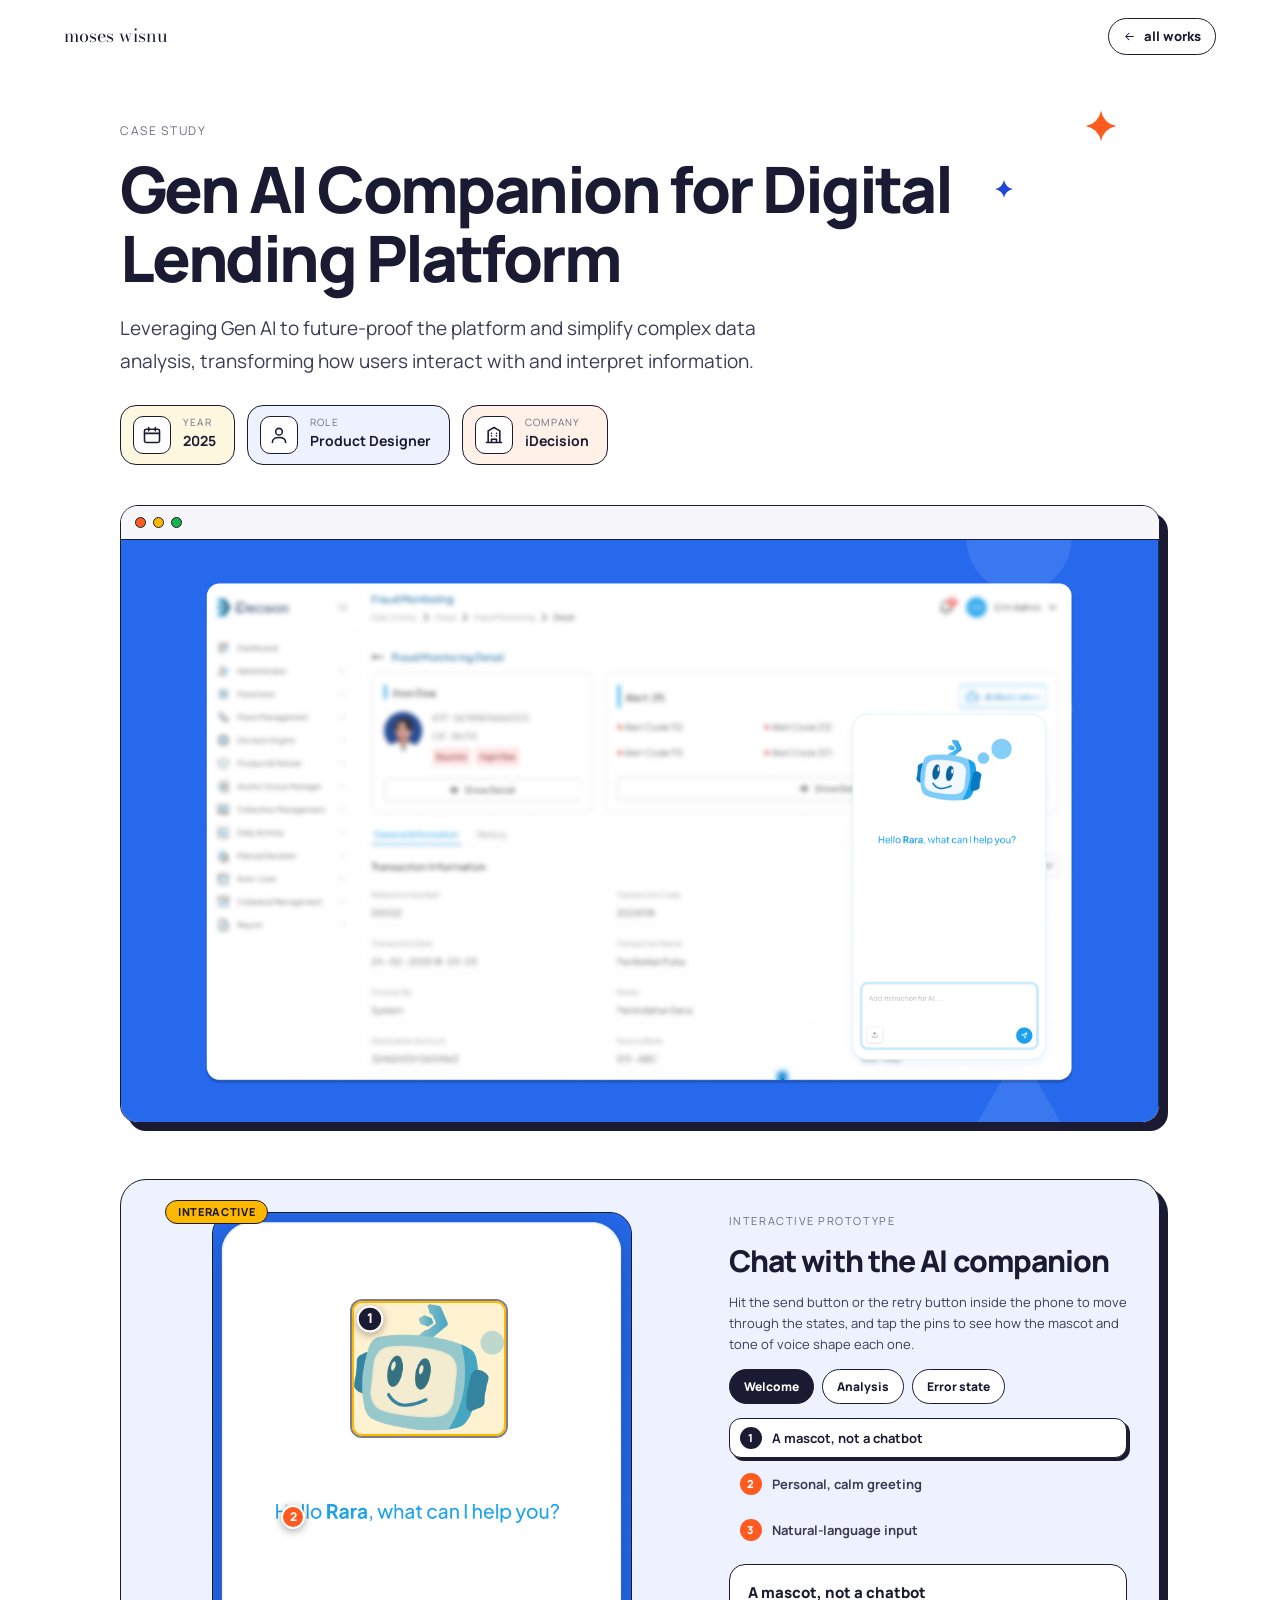
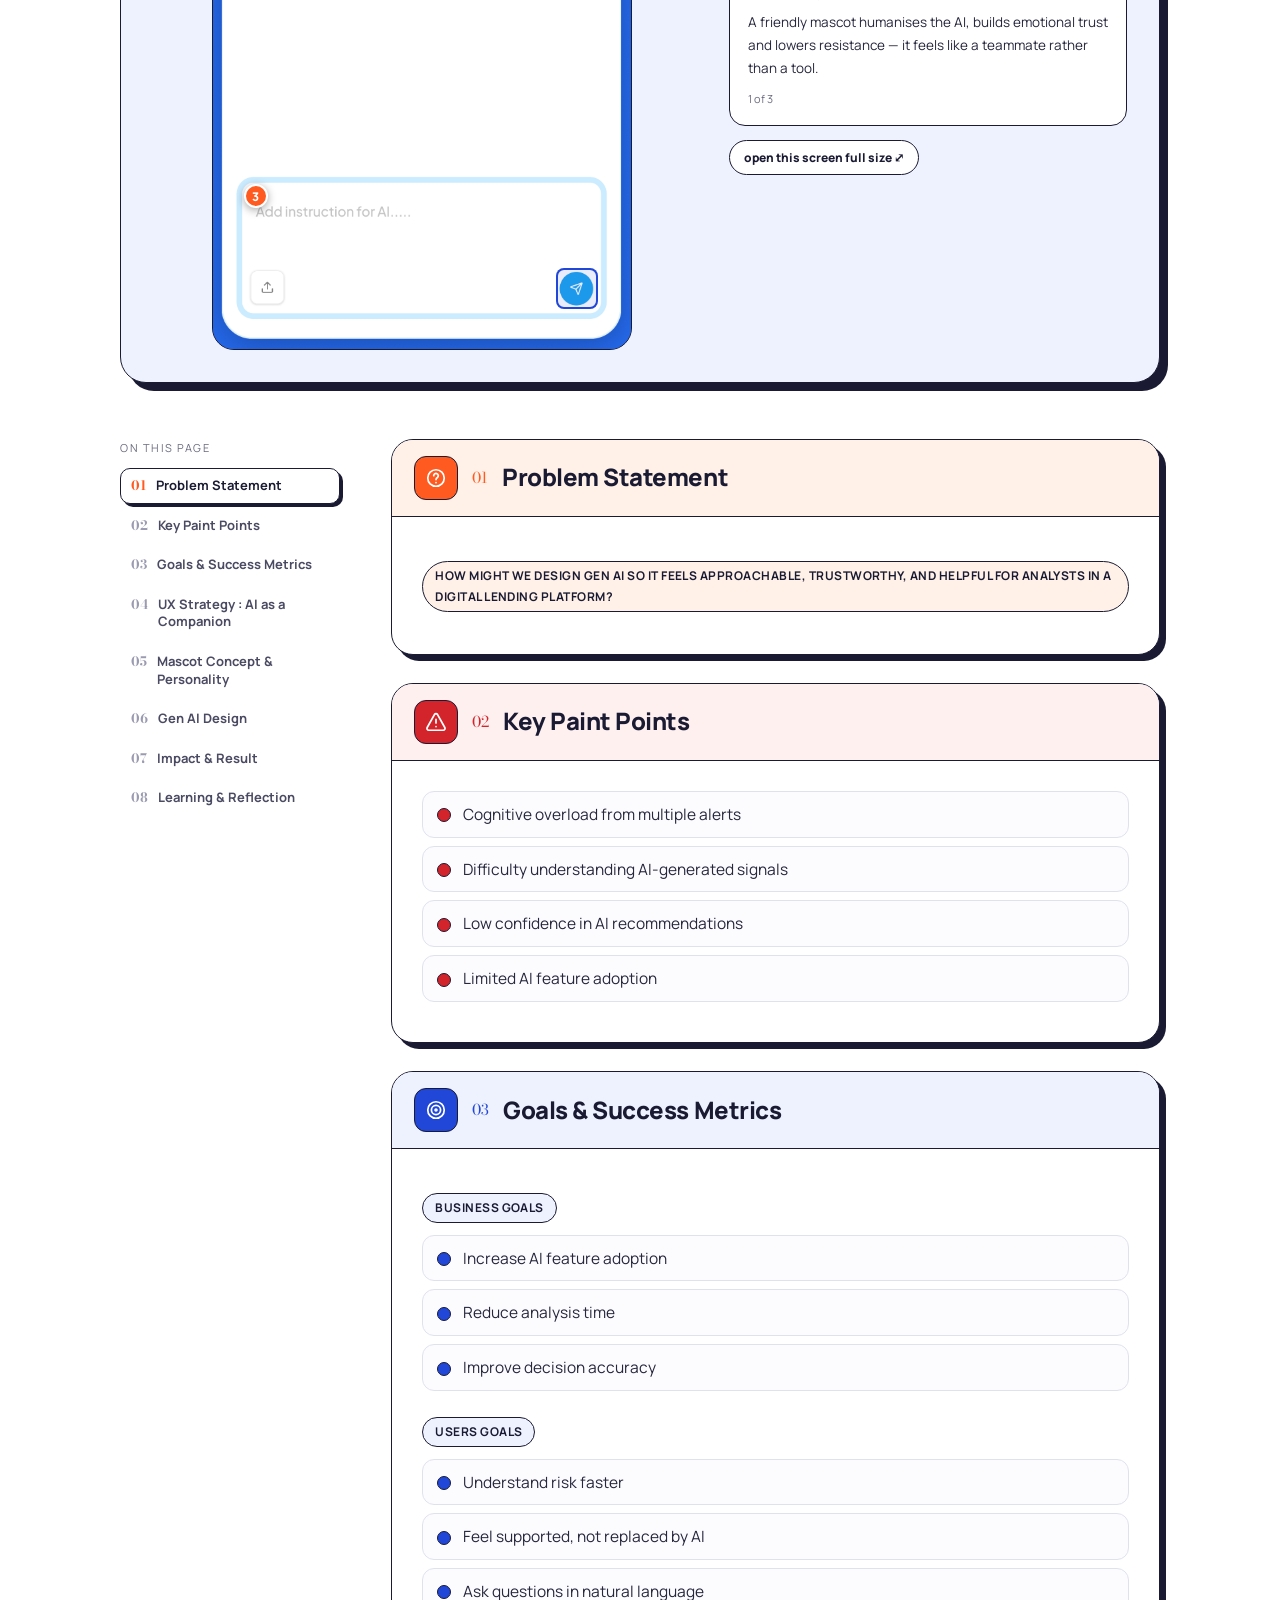
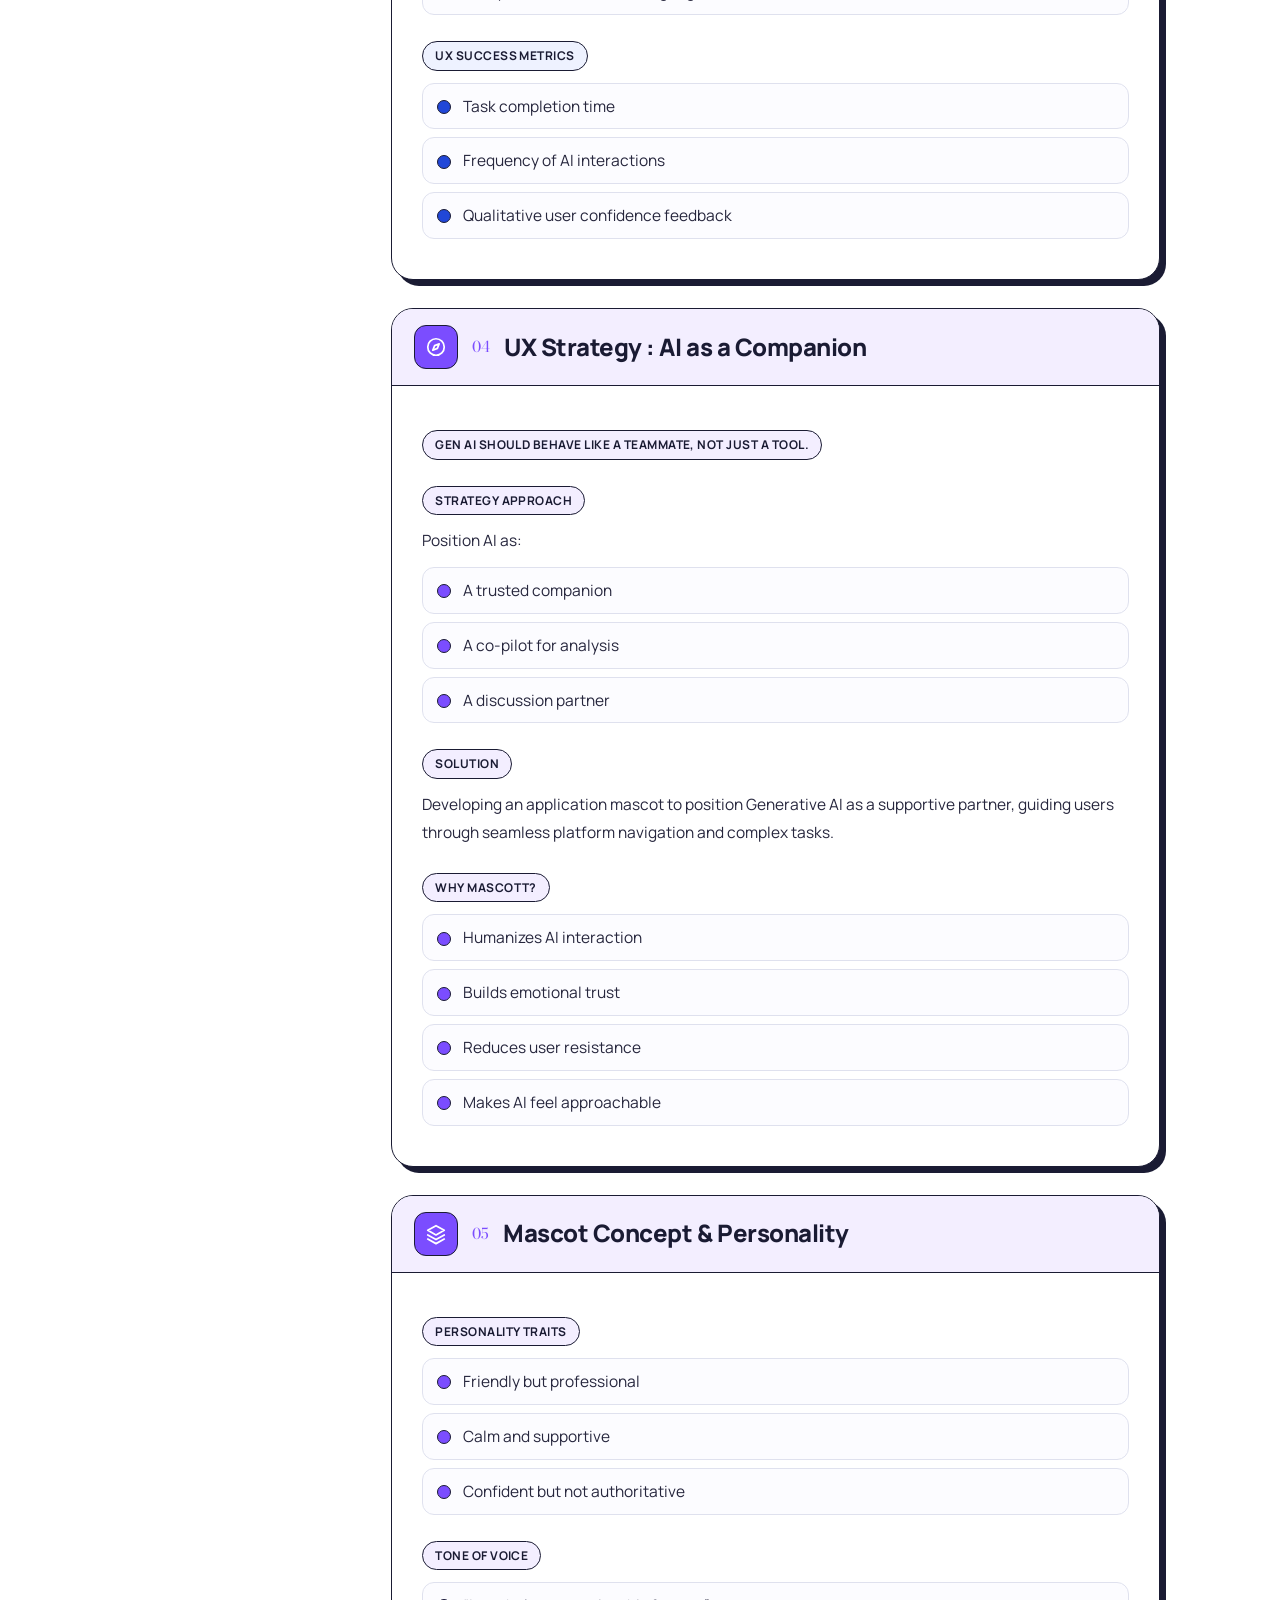
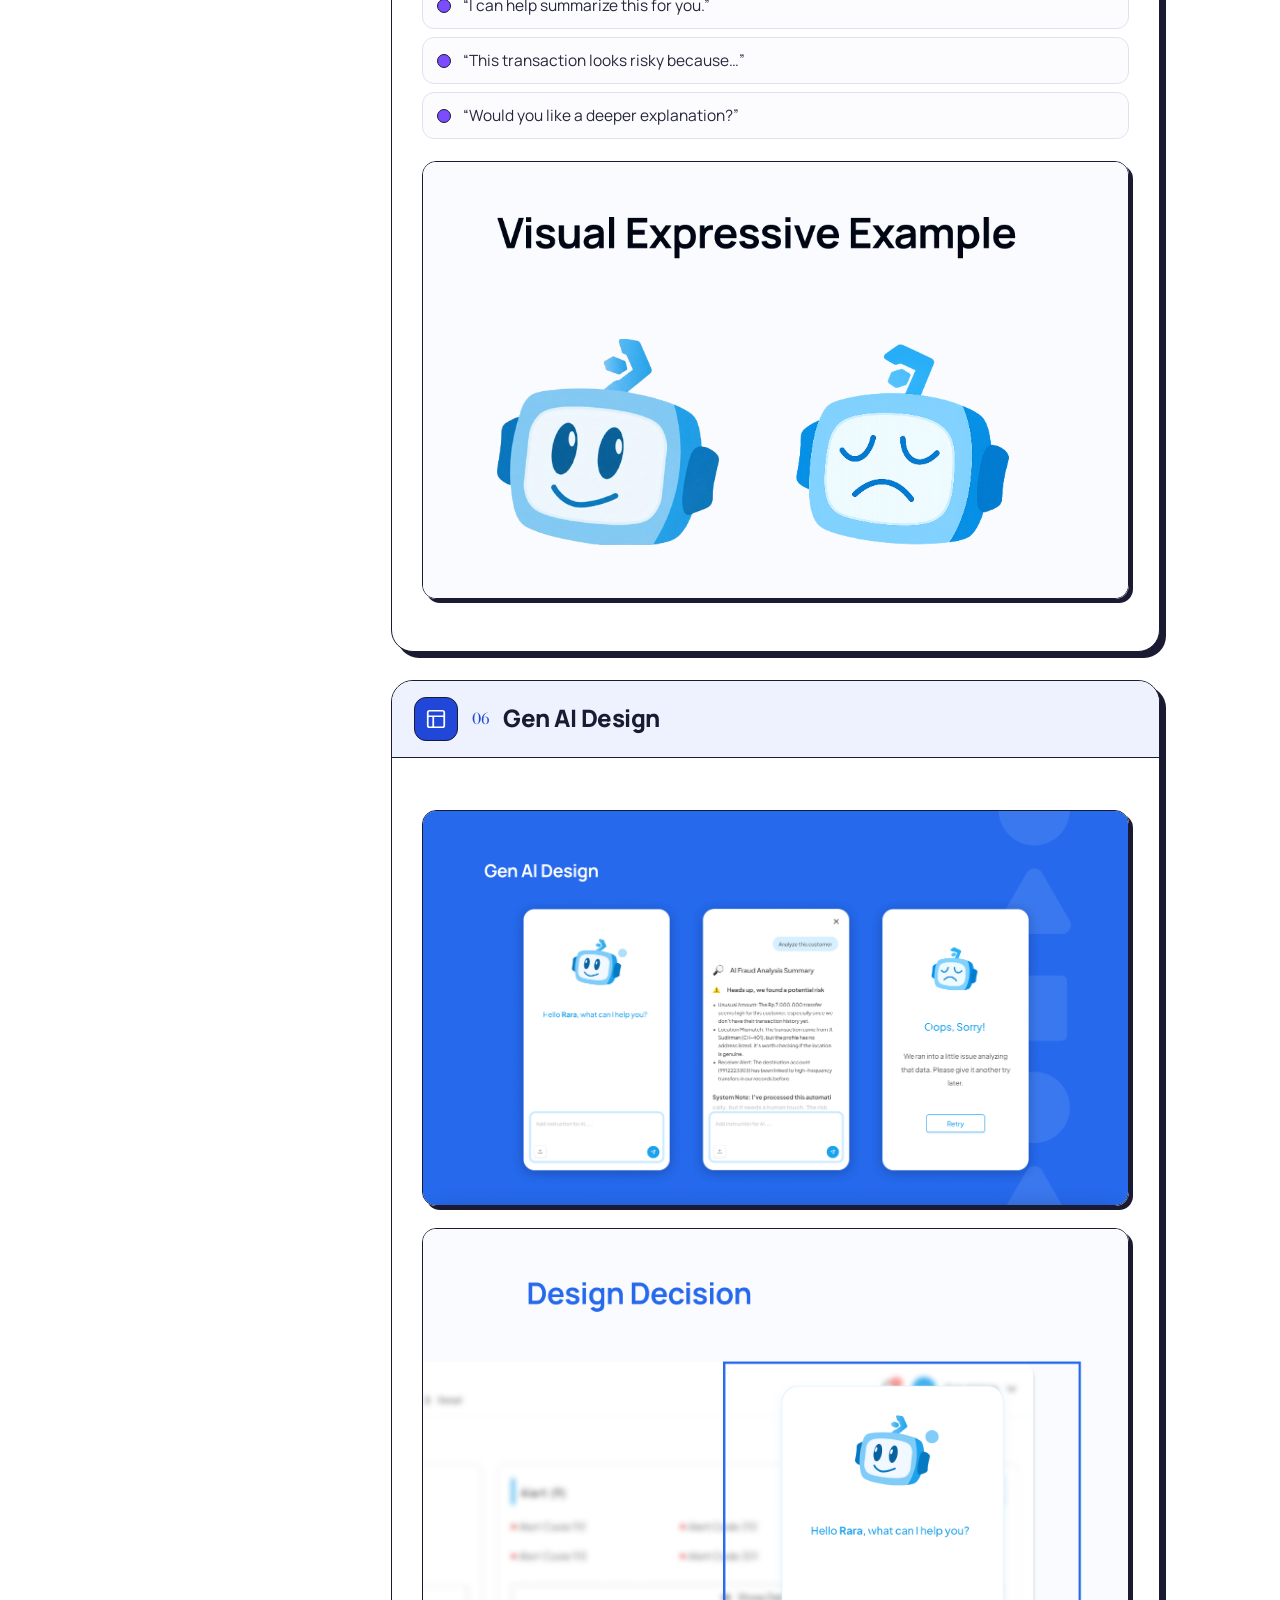
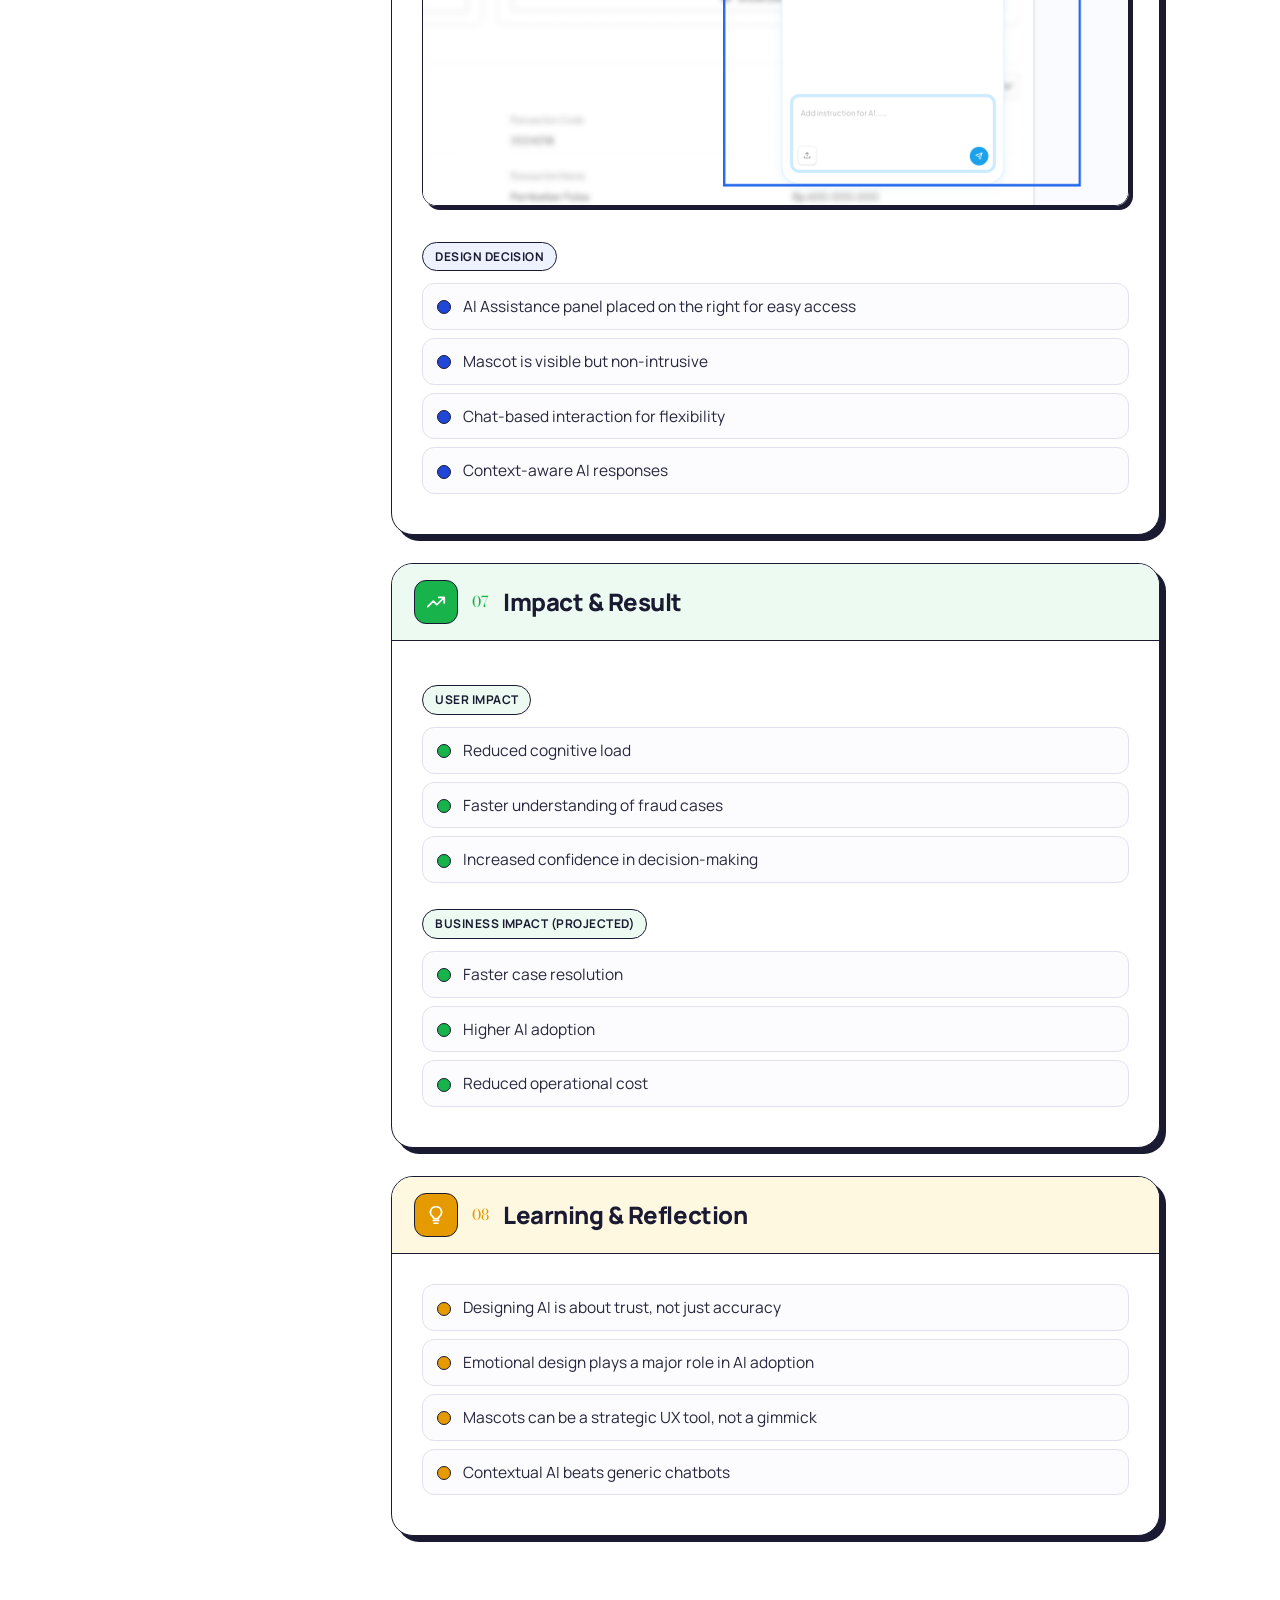
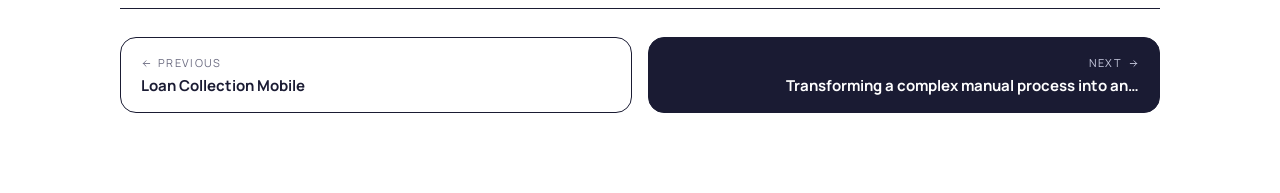
<file: works/gen-ai-companion.html>
<!doctype html>
<html lang="en">
<head>
<meta charset="utf-8">
<meta name="viewport" content="width=device-width, initial-scale=1">
<title>Gen AI Companion for  Digital Lending Platform — Moses Wisnu</title>
<meta name="description" content="Leveraging Gen AI to future-proof the platform and simplify complex data analysis, transforming how users interact with and interpret information.">
<link rel="preconnect" href="https://fonts.googleapis.com">
<link rel="preconnect" href="https://fonts.gstatic.com" crossorigin>
<link href="https://fonts.googleapis.com/css2?family=Bodoni+Moda:opsz,wght@6..96,400&family=Manrope:wght@400;800&display=swap" rel="stylesheet">
<link rel="icon" href="../favicon.svg" type="image/svg+xml">
<link rel="stylesheet" href="../css/case.css">
</head>
<body>
<div class="progress" aria-hidden="true"><i id="bar"></i></div>
<header class="case-nav">
  <a class="brand" href="../index.html">moses wisnu</a>
  <a class="back" href="../index.html#works"><svg class="ic " viewBox="0 0 24 24" aria-hidden="true"><path d="M19 12H5M11 6l-6 6 6 6"/></svg> all works</a>
</header>

<main class="case">
  <section class="case-hero">
    <svg class="deco d1" viewBox="0 0 40 40" aria-hidden="true"><path d="M20 2 Q23 17 38 20 Q23 23 20 38 Q17 23 2 20 Q17 17 20 2Z" fill="#ff5a1f"/></svg>
    <svg class="deco d2" viewBox="0 0 40 40" aria-hidden="true"><path d="M20 2 Q23 17 38 20 Q23 23 20 38 Q17 23 2 20 Q17 17 20 2Z" fill="#2147d8"/></svg>
    <p class="eyebrow">case study</p>
    <h1>Gen AI Companion for  Digital Lending Platform</h1>
    <p class="lead">Leveraging Gen AI to future-proof the platform and simplify complex data analysis, transforming how users interact with and interpret information.</p>
    <ul class="facts">
      <li><svg class="ic " viewBox="0 0 24 24" aria-hidden="true"><rect x="3" y="5" width="18" height="16" rx="2"/><path d="M3 10h18M8 3v4M16 3v4"/></svg><span><small>Year</small><b>2025</b></span></li>
      <li><svg class="ic " viewBox="0 0 24 24" aria-hidden="true"><circle cx="12" cy="8" r="4"/><path d="M4 21c0-4 3.5-6 8-6s8 2 8 6"/></svg><span><small>Role</small><b>Product Designer</b></span></li>
      <li><svg class="ic " viewBox="0 0 24 24" aria-hidden="true"><path d="M3 21h18M5 21V7l7-4 7 4v14M9 21v-4h6v4M9 10h.01M15 10h.01M9 13h.01M15 13h.01"/></svg><span><small>Company</small><b>iDecision</b></span></li>
    </ul>
    <div class="frame"><div class="frame-bar"><i></i><i></i><i></i></div><img src="../images/upload-1779622102071-screenshot-2026-05-24-at-15-01-34.png" alt="Gen AI Companion for  Digital Lending Platform"></div>
  </section>
  
  <section class="proto" data-proto="gen-ai-companion" aria-label="Interactive prototype"></section>

  <div class="layout">
    <nav class="toc" aria-label="On this page">
      <p>on this page</p>
      <a href="#problem-statement" class="orange"><span>01</span>Problem Statement</a>
      <a href="#key-paint-points" class="red"><span>02</span>Key Paint Points</a>
      <a href="#goals-success-metrics" class="blue"><span>03</span>Goals &amp; Success Metrics</a>
      <a href="#ux-strategy-ai-as-a-companion" class="purple"><span>04</span>UX Strategy : AI as a Companion</a>
      <a href="#mascot-concept-personality" class="purple"><span>05</span>Mascot Concept &amp; Personality</a>
      <a href="#gen-ai-design" class="blue"><span>06</span>Gen AI Design</a>
      <a href="#impact-result" class="green"><span>07</span>Impact &amp; Result</a>
      <a href="#learning-reflection" class="yellow"><span>08</span>Learning &amp; Reflection</a>
    </nav>
    <article class="story">
<section class="blk orange" id="problem-statement">
      <header class="blk-head"><span class="blk-ic"><svg class="ic " viewBox="0 0 24 24" aria-hidden="true"><circle cx="12" cy="12" r="9"/><path d="M9.5 9.5a2.5 2.5 0 114 2c-.9.6-1.5 1.1-1.5 2.2M12 17h.01"/></svg></span><span class="blk-n">01</span><h2>Problem Statement</h2></header>
      <div class="blk-body">
<p><strong>How might we design Gen AI so it feels approachable, trustworthy, and helpful for analysts in a digital lending platform?</strong></p>
</div>
    </section>
<section class="blk red" id="key-paint-points">
      <header class="blk-head"><span class="blk-ic"><svg class="ic " viewBox="0 0 24 24" aria-hidden="true"><path d="M10.3 3.9L2.4 18a2 2 0 001.7 3h15.8a2 2 0 001.7-3L13.7 3.9a2 2 0 00-3.4 0zM12 9v4M12 17h.01"/></svg></span><span class="blk-n">02</span><h2>Key Paint Points</h2></header>
      <div class="blk-body">
<ul>
<li>Cognitive overload from multiple alerts</li>
<li>Difficulty understanding AI-generated signals</li>
<li>Low confidence in AI recommendations</li>
<li>Limited AI feature adoption</li>
</ul>
</div>
    </section>
<section class="blk blue" id="goals-success-metrics">
      <header class="blk-head"><span class="blk-ic"><svg class="ic " viewBox="0 0 24 24" aria-hidden="true"><circle cx="12" cy="12" r="9"/><circle cx="12" cy="12" r="5"/><circle cx="12" cy="12" r="1"/></svg></span><span class="blk-n">03</span><h2>Goals &amp; Success Metrics</h2></header>
      <div class="blk-body">
<p><strong>Business Goals</strong></p>
<ul>
<li>Increase AI feature adoption</li>
<li>Reduce analysis time</li>
<li>Improve decision accuracy</li>
</ul>
<p><strong>Users Goals</strong></p>
<ul>
<li>Understand risk faster</li>
<li>Feel supported, not replaced by AI</li>
<li>Ask questions in natural language</li>
</ul>
<p><strong>UX Success Metrics</strong></p>
<ul>
<li>Task completion time</li>
<li>Frequency of AI interactions</li>
<li>Qualitative user confidence feedback</li>
</ul>
</div>
    </section>
<section class="blk purple" id="ux-strategy-ai-as-a-companion">
      <header class="blk-head"><span class="blk-ic"><svg class="ic " viewBox="0 0 24 24" aria-hidden="true"><circle cx="12" cy="12" r="9"/><path d="M15.5 8.5l-2 5-5 2 2-5 5-2z"/></svg></span><span class="blk-n">04</span><h2>UX Strategy : AI as a Companion</h2></header>
      <div class="blk-body">
<p><strong>Gen AI should behave like a teammate, not just a tool.</strong></p>
<p><strong>Strategy Approach</strong></p>
<p>Position AI as:</p>
<ul>
<li>A trusted companion</li>
<li>A co-pilot for analysis</li>
<li>A discussion partner</li>
</ul>
<p><strong>Solution</strong></p>
<p>Developing an application mascot to position Generative AI as a supportive partner, guiding users through seamless platform navigation and complex tasks.</p>
<p><strong>Why Mascott?</strong></p>
<ul>
<li>Humanizes AI interaction</li>
<li>Builds emotional trust</li>
<li>Reduces user resistance</li>
<li>Makes AI feel approachable</li>
</ul>
</div>
    </section>
<section class="blk purple" id="mascot-concept-personality">
      <header class="blk-head"><span class="blk-ic"><svg class="ic " viewBox="0 0 24 24" aria-hidden="true"><path d="M12 3l9 5-9 5-9-5 9-5zM3 13l9 5 9-5M3 17.5l9 5 9-5"/></svg></span><span class="blk-n">05</span><h2>Mascot Concept &amp; Personality</h2></header>
      <div class="blk-body">
<p><strong>Personality Traits</strong></p>
<ul>
<li>Friendly but professional</li>
<li>Calm and supportive</li>
<li>Confident but not authoritative</li>
</ul>
<p><strong>Tone of Voice</strong></p>
<ul>
<li>“I can help summarize this for you.”</li>
<li>“This transaction looks risky because…”</li>
<li>“Would you like a deeper explanation?”</li>
</ul>
<p><img loading="lazy" src="../images/upload-1779626547736-screenshot-2026-05-24-at-19-43-58.png" alt="Image"></p>
</div>
    </section>
<section class="blk blue" id="gen-ai-design">
      <header class="blk-head"><span class="blk-ic"><svg class="ic " viewBox="0 0 24 24" aria-hidden="true"><rect x="3" y="3" width="18" height="18" rx="2"/><path d="M3 9h18M9 21V9"/></svg></span><span class="blk-n">06</span><h2>Gen AI Design</h2></header>
      <div class="blk-body">
<p><img loading="lazy" src="../images/upload-1779623751646-screenshot-2026-05-24-at-18-55-28.png" alt="Image"></p>
<p><img loading="lazy" src="../images/upload-1779623949247-screenshot-2026-05-24-at-18-58-59.png" alt="Image"></p>
<p><strong>Design Decision</strong></p>
<ul>
<li>AI Assistance panel placed on the right for easy access</li>
<li>Mascot is visible but non-intrusive</li>
<li>Chat-based interaction for flexibility</li>
<li>Context-aware AI responses</li>
</ul>
</div>
    </section>
<section class="blk green" id="impact-result">
      <header class="blk-head"><span class="blk-ic"><svg class="ic " viewBox="0 0 24 24" aria-hidden="true"><path d="M3 17l6-6 4 4 8-8M15 7h6v6"/></svg></span><span class="blk-n">07</span><h2>Impact &amp; Result</h2></header>
      <div class="blk-body">
<p><strong>User Impact</strong></p>
<ul>
<li>Reduced cognitive load</li>
<li>Faster understanding of fraud cases</li>
<li>Increased confidence in decision-making</li>
</ul>
<p><strong>Business Impact (Projected)</strong></p>
<ul>
<li>Faster case resolution</li>
<li>Higher AI adoption</li>
<li>Reduced operational cost</li>
</ul>
</div>
    </section>
<section class="blk yellow" id="learning-reflection">
      <header class="blk-head"><span class="blk-ic"><svg class="ic " viewBox="0 0 24 24" aria-hidden="true"><path d="M9 18h6M10 21h4M12 3a6 6 0 00-3.5 10.9c.6.5 1 1.2 1 2.1h5c0-.9.4-1.6 1-2.1A6 6 0 0012 3z"/></svg></span><span class="blk-n">08</span><h2>Learning &amp; Reflection</h2></header>
      <div class="blk-body">
<ul>
<li>Designing AI is about trust, not just accuracy</li>
<li>Emotional design plays a major role in AI adoption</li>
<li>Mascots can be a strategic UX tool, not a gimmick</li>
<li>Contextual AI beats generic chatbots</li>
</ul>
</div>
    </section>
    </article>
  </div>

  <nav class="pager" aria-label="More case studies">
    <a class="prev" href="loan-collection-mobile.html"><small><svg class="ic " viewBox="0 0 24 24" aria-hidden="true"><path d="M19 12H5M11 6l-6 6 6 6"/></svg> previous</small><b>Loan Collection Mobile</b></a>
    <a class="next" href="drag-and-drop-interface.html"><small>next <svg class="ic " viewBox="0 0 24 24" aria-hidden="true"><path d="M5 12h14M13 6l6 6-6 6"/></svg></small><b>Transforming a complex manual process into an…</b></a>
  </nav>
</main>
<script src="../js/lightbox.js"></script>
<script src="../js/proto-data.js"></script>
<script src="../js/proto.js"></script>
<script>
  // reading progress + highlight current section in the table of contents
  const bar = document.getElementById('bar');
  const links = [...document.querySelectorAll('.toc a')];
  const secs = links.map(a => document.querySelector(a.getAttribute('href')));
  const onScroll = () => {
    const h = document.documentElement;
    bar.style.width = Math.min(100, (h.scrollTop / (h.scrollHeight - h.clientHeight || 1)) * 100) + '%';
    let cur = 0;
    secs.forEach((s, i) => { if (s && s.getBoundingClientRect().top < 140) cur = i; });
    links.forEach((a, i) => a.classList.toggle('on', i === cur));
  };
  addEventListener('scroll', onScroll, { passive: true }); onScroll();
</script>
</body>
</html>
</file>
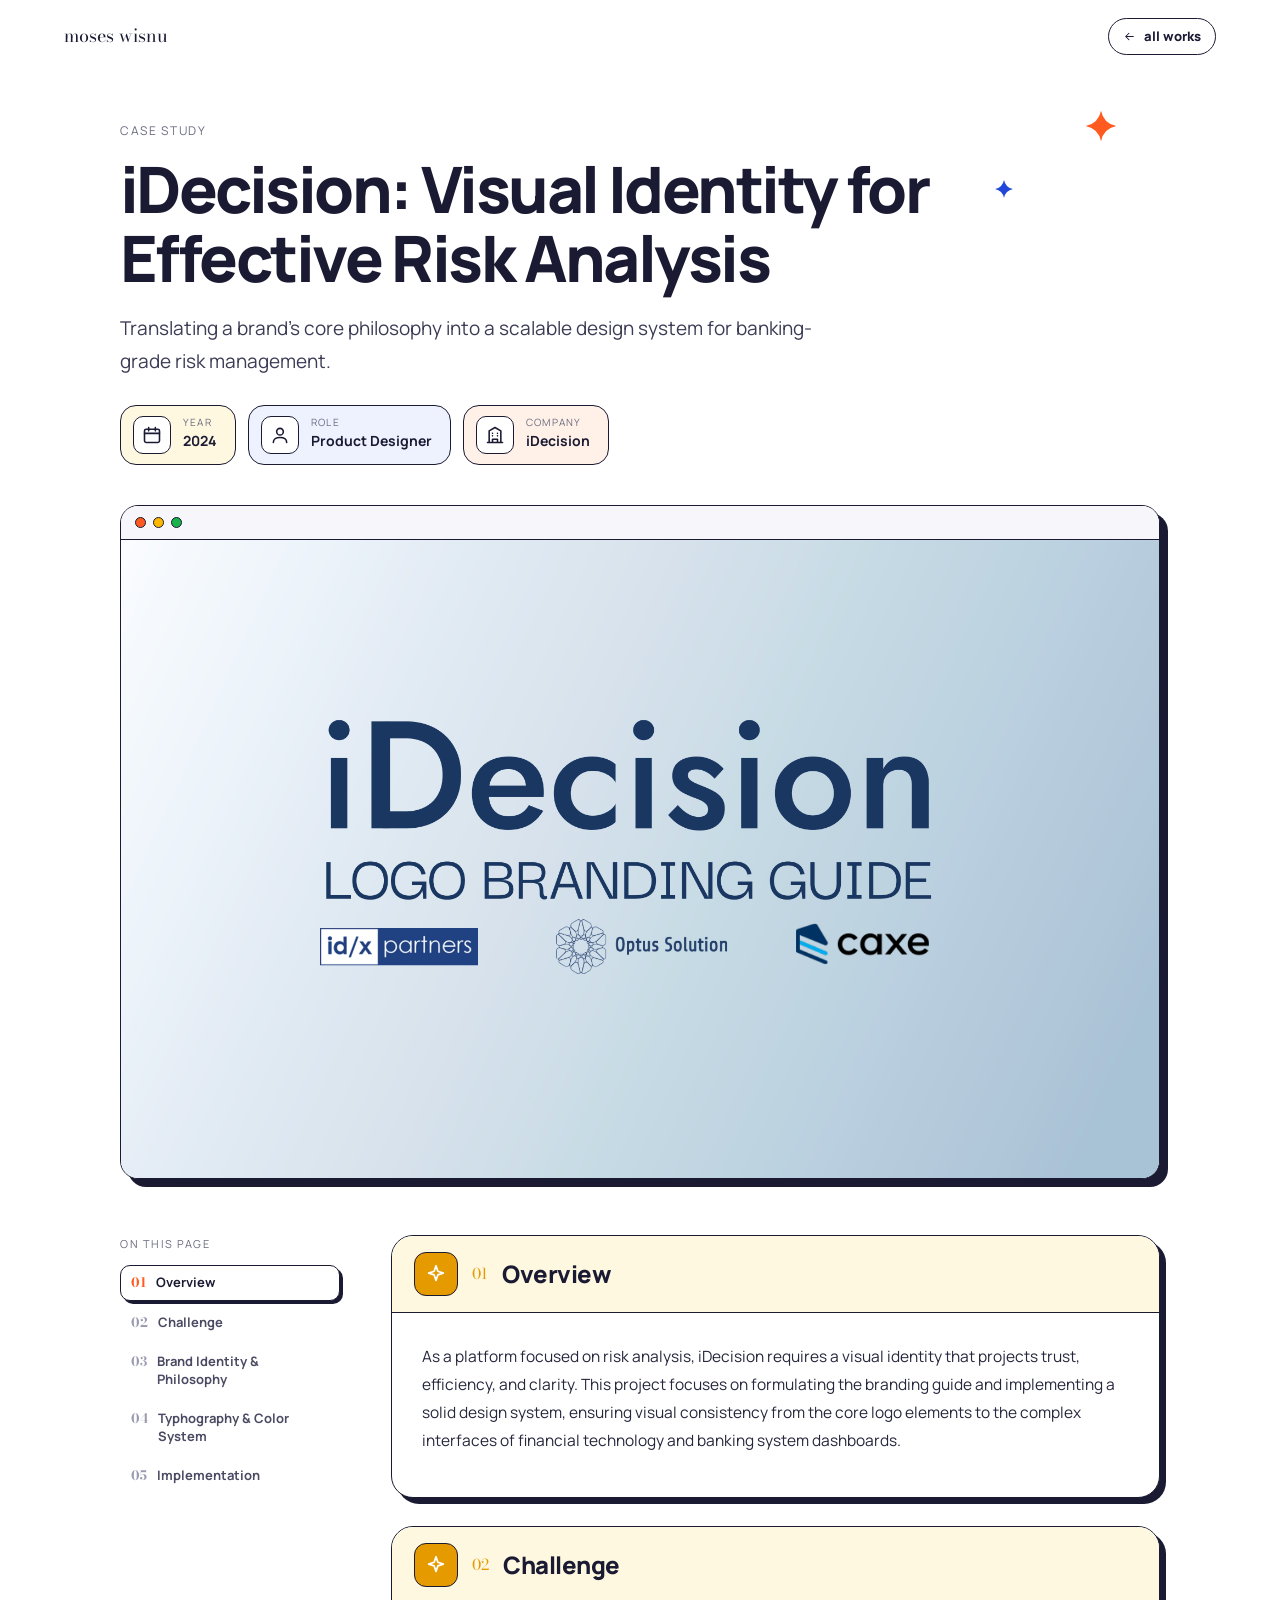
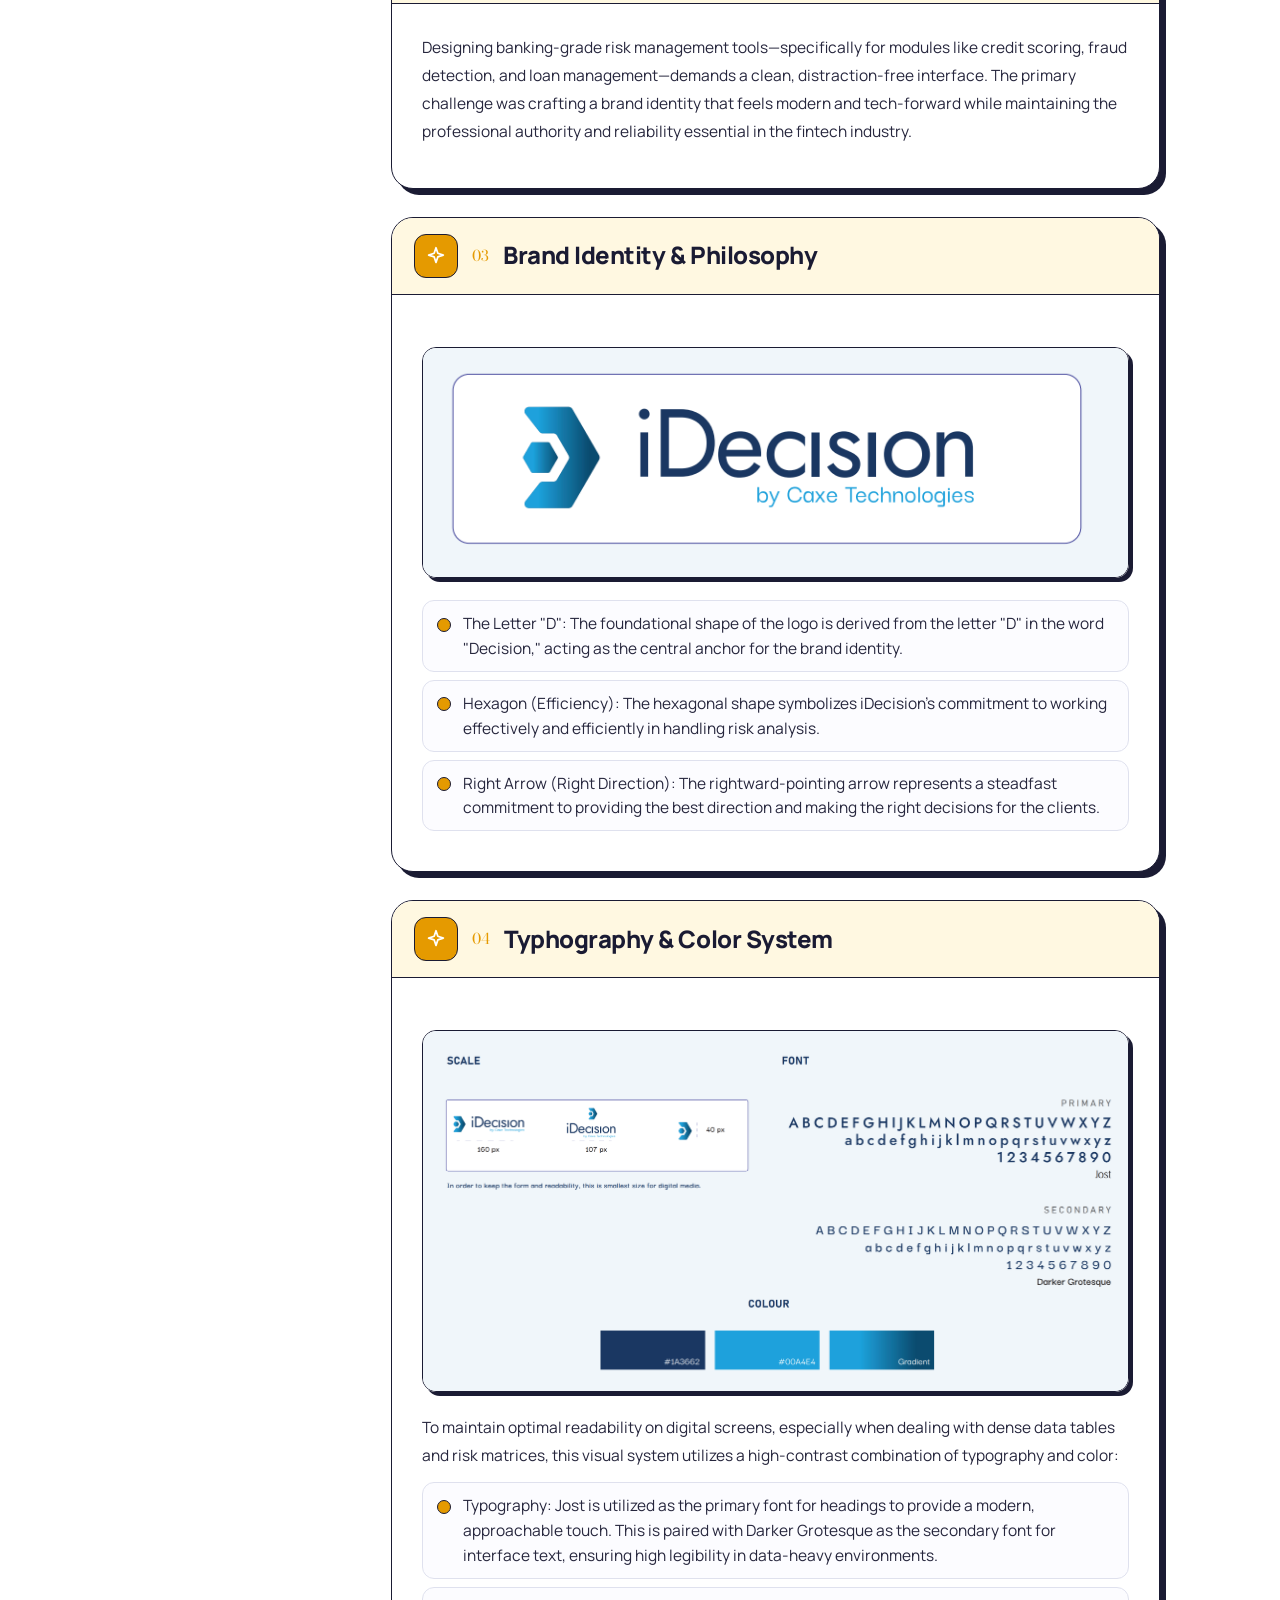
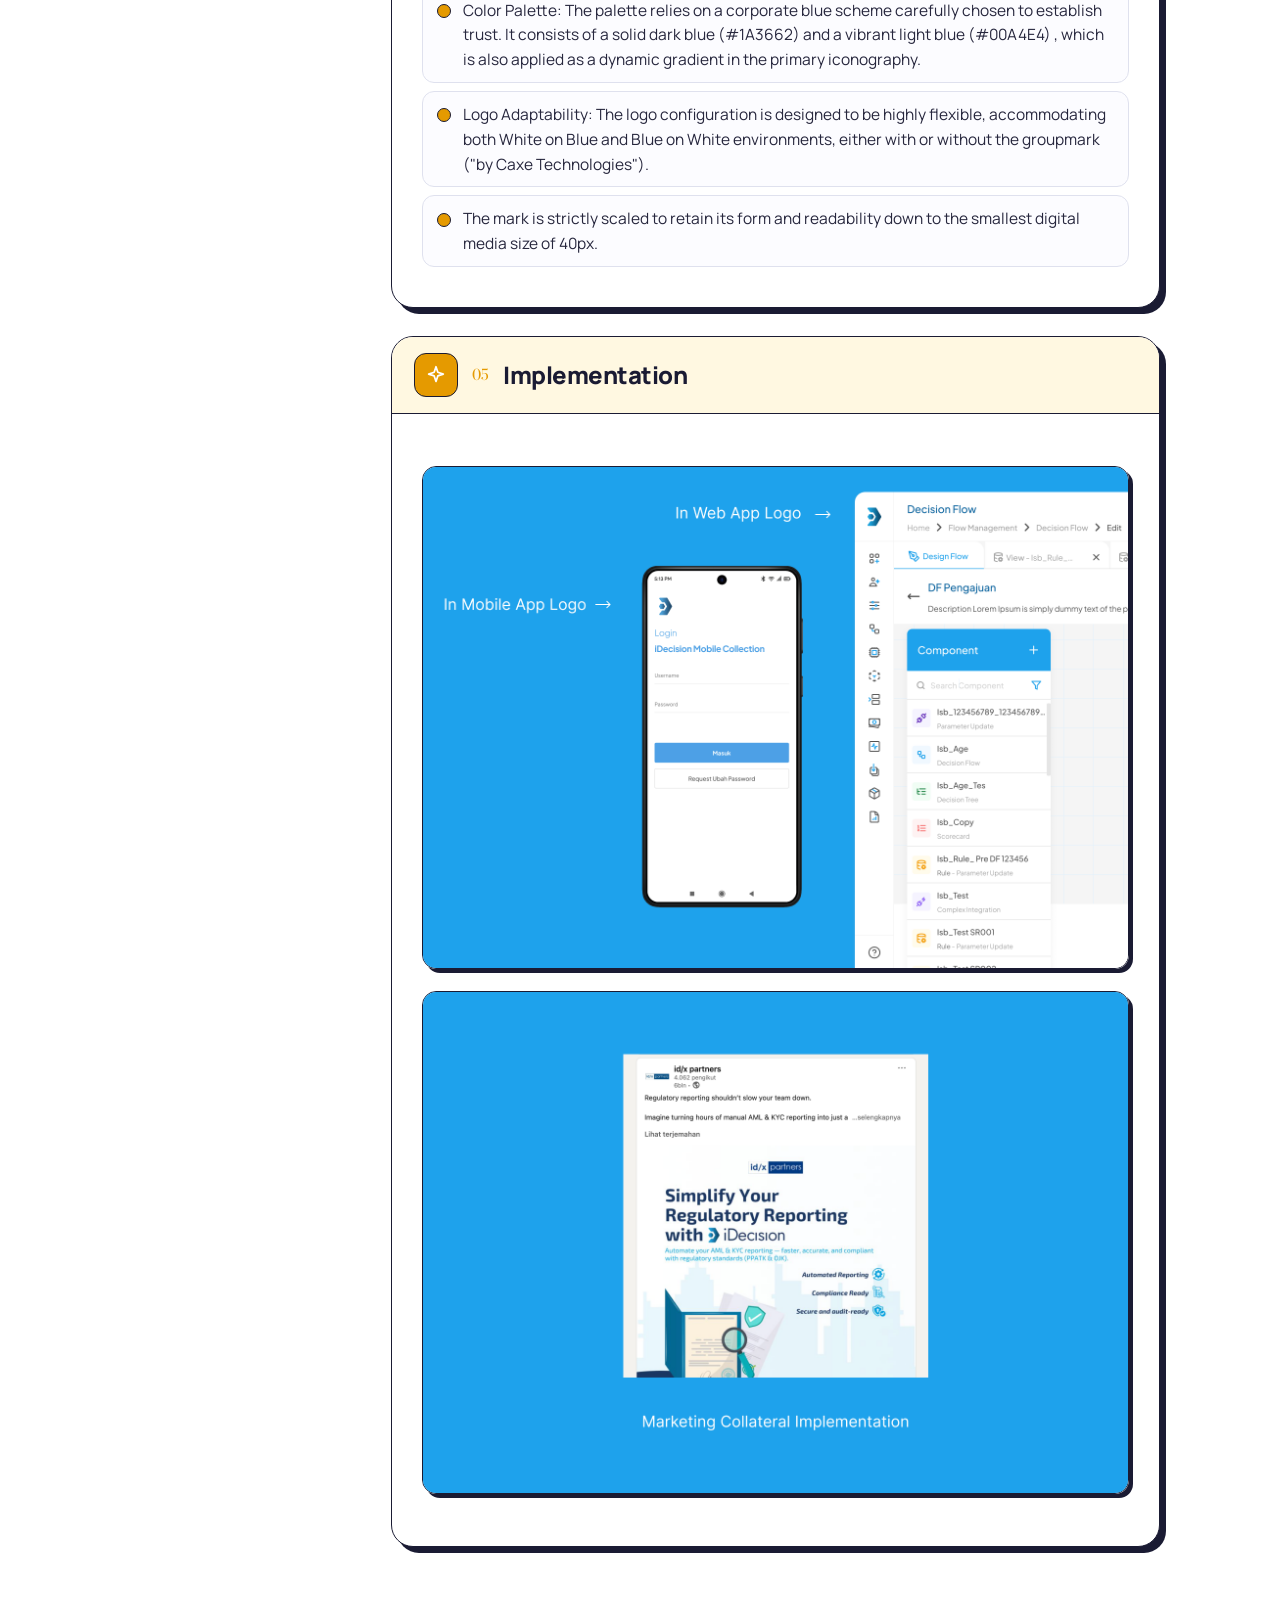
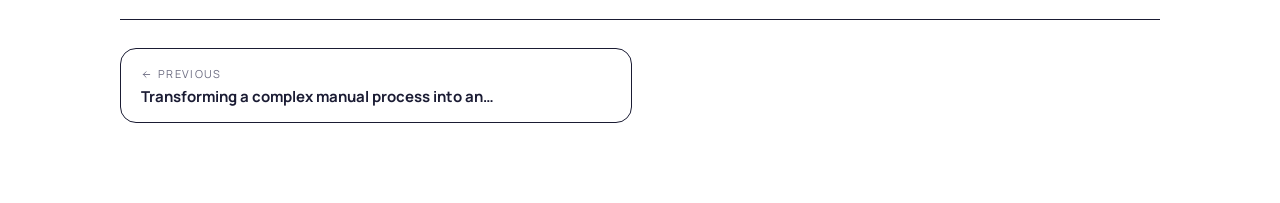
<file: works/idecision-visual-identity.html>
<!doctype html>
<html lang="en">
<head>
<meta charset="utf-8">
<meta name="viewport" content="width=device-width, initial-scale=1">
<title>iDecision: Visual Identity for Effective Risk… — Moses Wisnu</title>
<meta name="description" content="Translating a brand's core philosophy into a scalable design system for banking-grade risk management.">
<link rel="preconnect" href="https://fonts.googleapis.com">
<link rel="preconnect" href="https://fonts.gstatic.com" crossorigin>
<link href="https://fonts.googleapis.com/css2?family=Bodoni+Moda:opsz,wght@6..96,400&family=Manrope:wght@400;800&display=swap" rel="stylesheet">
<link rel="icon" href="../favicon.svg" type="image/svg+xml">
<link rel="stylesheet" href="../css/case.css">
</head>
<body>
<div class="progress" aria-hidden="true"><i id="bar"></i></div>
<header class="case-nav">
  <a class="brand" href="../index.html">moses wisnu</a>
  <a class="back" href="../index.html#works"><svg class="ic " viewBox="0 0 24 24" aria-hidden="true"><path d="M19 12H5M11 6l-6 6 6 6"/></svg> all works</a>
</header>

<main class="case">
  <section class="case-hero">
    <svg class="deco d1" viewBox="0 0 40 40" aria-hidden="true"><path d="M20 2 Q23 17 38 20 Q23 23 20 38 Q17 23 2 20 Q17 17 20 2Z" fill="#ff5a1f"/></svg>
    <svg class="deco d2" viewBox="0 0 40 40" aria-hidden="true"><path d="M20 2 Q23 17 38 20 Q23 23 20 38 Q17 23 2 20 Q17 17 20 2Z" fill="#2147d8"/></svg>
    <p class="eyebrow">case study</p>
    <h1>iDecision: Visual Identity for Effective Risk Analysis</h1>
    <p class="lead">Translating a brand's core philosophy into a scalable design system for banking-grade risk management.</p>
    <ul class="facts">
      <li><svg class="ic " viewBox="0 0 24 24" aria-hidden="true"><rect x="3" y="5" width="18" height="16" rx="2"/><path d="M3 10h18M8 3v4M16 3v4"/></svg><span><small>Year</small><b>2024</b></span></li>
      <li><svg class="ic " viewBox="0 0 24 24" aria-hidden="true"><circle cx="12" cy="8" r="4"/><path d="M4 21c0-4 3.5-6 8-6s8 2 8 6"/></svg><span><small>Role</small><b>Product Designer</b></span></li>
      <li><svg class="ic " viewBox="0 0 24 24" aria-hidden="true"><path d="M3 21h18M5 21V7l7-4 7 4v14M9 21v-4h6v4M9 10h.01M15 10h.01M9 13h.01M15 13h.01"/></svg><span><small>Company</small><b>iDecision</b></span></li>
    </ul>
    <div class="frame"><div class="frame-bar"><i></i><i></i><i></i></div><img src="../images/upload-1779632195708-screenshot-2026-05-24-at-21-18-07.png" alt="iDecision: Visual Identity for Effective Risk Analysis"></div>
  </section>
  
  

  <div class="layout">
    <nav class="toc" aria-label="On this page">
      <p>on this page</p>
      <a href="#overview" class="yellow"><span>01</span>Overview</a>
      <a href="#challenge" class="yellow"><span>02</span>Challenge</a>
      <a href="#brand-identity-philosophy" class="yellow"><span>03</span>Brand Identity &amp; Philosophy</a>
      <a href="#typhography-color-system" class="yellow"><span>04</span>Typhography &amp; Color System</a>
      <a href="#implementation" class="yellow"><span>05</span>Implementation</a>
    </nav>
    <article class="story">
<section class="blk yellow" id="overview">
      <header class="blk-head"><span class="blk-ic"><svg class="ic " viewBox="0 0 24 24" aria-hidden="true"><path d="M12 3l2 6 6 2-6 2-2 6-2-6-6-2 6-2 2-6z"/></svg></span><span class="blk-n">01</span><h2>Overview</h2></header>
      <div class="blk-body">
<p>As a platform focused on risk analysis, iDecision requires a visual identity that projects trust, efficiency, and clarity. This project focuses on formulating the branding guide and implementing a solid design system, ensuring visual consistency from the core logo elements to the complex interfaces of financial technology and banking system dashboards.</p>
</div>
    </section>
<section class="blk yellow" id="challenge">
      <header class="blk-head"><span class="blk-ic"><svg class="ic " viewBox="0 0 24 24" aria-hidden="true"><path d="M12 3l2 6 6 2-6 2-2 6-2-6-6-2 6-2 2-6z"/></svg></span><span class="blk-n">02</span><h2>Challenge</h2></header>
      <div class="blk-body">
<p>Designing banking-grade risk management tools—specifically for modules like credit scoring, fraud detection, and loan management—demands a clean, distraction-free interface. The primary challenge was crafting a brand identity that feels modern and tech-forward while maintaining the professional authority and reliability essential in the fintech industry.</p>
</div>
    </section>
<section class="blk yellow" id="brand-identity-philosophy">
      <header class="blk-head"><span class="blk-ic"><svg class="ic " viewBox="0 0 24 24" aria-hidden="true"><path d="M12 3l2 6 6 2-6 2-2 6-2-6-6-2 6-2 2-6z"/></svg></span><span class="blk-n">03</span><h2>Brand Identity &amp; Philosophy</h2></header>
      <div class="blk-body">
<p><img loading="lazy" src="../images/upload-1779632391797-screenshot-2026-05-24-at-21-21-05.png" alt="Image"></p>
<ul>
<li>The Letter &quot;D&quot;: The foundational shape of the logo is derived from the letter &quot;D&quot; in the word &quot;Decision,&quot; acting as the central anchor for the brand identity. </li>
<li>Hexagon (Efficiency): The hexagonal shape symbolizes iDecision&#39;s commitment to working effectively and efficiently in handling risk analysis.  </li>
<li>Right Arrow (Right Direction): The rightward-pointing arrow represents a steadfast commitment to providing the best direction and making the right decisions for the clients.</li>
</ul>
</div>
    </section>
<section class="blk yellow" id="typhography-color-system">
      <header class="blk-head"><span class="blk-ic"><svg class="ic " viewBox="0 0 24 24" aria-hidden="true"><path d="M12 3l2 6 6 2-6 2-2 6-2-6-6-2 6-2 2-6z"/></svg></span><span class="blk-n">04</span><h2>Typhography &amp; Color System</h2></header>
      <div class="blk-body">
<p><img loading="lazy" src="../images/upload-1779632482639-screenshot-2026-05-24-at-21-22-37.png" alt="Image"></p>
<p>To maintain optimal readability on digital screens, especially when dealing with dense data tables and risk matrices, this visual system utilizes a high-contrast combination of typography and color: </p>
<ul>
<li>Typography: Jost is utilized as the primary font  for headings to provide a modern, approachable touch. This is paired with Darker Grotesque as the secondary font  for interface text, ensuring high legibility in data-heavy environments.  </li>
<li>Color Palette: The palette relies on a corporate blue scheme carefully chosen to establish trust. It consists of a solid dark blue (#1A3662) and a vibrant light blue (#00A4E4) , which is also applied as a dynamic gradient in the primary iconography.  </li>
<li>Logo Adaptability: The logo configuration is designed to be highly flexible, accommodating both White on Blue and Blue on White environments, either with or without the groupmark (&quot;by Caxe Technologies&quot;). </li>
<li>The mark is strictly scaled to retain its form and readability down to the smallest digital media size of 40px.</li>
</ul>
</div>
    </section>
<section class="blk yellow" id="implementation">
      <header class="blk-head"><span class="blk-ic"><svg class="ic " viewBox="0 0 24 24" aria-hidden="true"><path d="M12 3l2 6 6 2-6 2-2 6-2-6-6-2 6-2 2-6z"/></svg></span><span class="blk-n">05</span><h2>Implementation</h2></header>
      <div class="blk-body">
<p><img loading="lazy" src="../images/upload-1779632996305-desktop---1.png" alt="Image"></p>
<p><img loading="lazy" src="../images/upload-1779633004195-desktop---2.png" alt="Image"></p>
</div>
    </section>
    </article>
  </div>

  <nav class="pager" aria-label="More case studies">
    <a class="prev" href="drag-and-drop-interface.html"><small><svg class="ic " viewBox="0 0 24 24" aria-hidden="true"><path d="M19 12H5M11 6l-6 6 6 6"/></svg> previous</small><b>Transforming a complex manual process into an…</b></a>
    
  </nav>
</main>
<script src="../js/lightbox.js"></script>
<script src="../js/proto-data.js"></script>
<script src="../js/proto.js"></script>
<script>
  // reading progress + highlight current section in the table of contents
  const bar = document.getElementById('bar');
  const links = [...document.querySelectorAll('.toc a')];
  const secs = links.map(a => document.querySelector(a.getAttribute('href')));
  const onScroll = () => {
    const h = document.documentElement;
    bar.style.width = Math.min(100, (h.scrollTop / (h.scrollHeight - h.clientHeight || 1)) * 100) + '%';
    let cur = 0;
    secs.forEach((s, i) => { if (s && s.getBoundingClientRect().top < 140) cur = i; });
    links.forEach((a, i) => a.classList.toggle('on', i === cur));
  };
  addEventListener('scroll', onScroll, { passive: true }); onScroll();
</script>
</body>
</html>
</file>
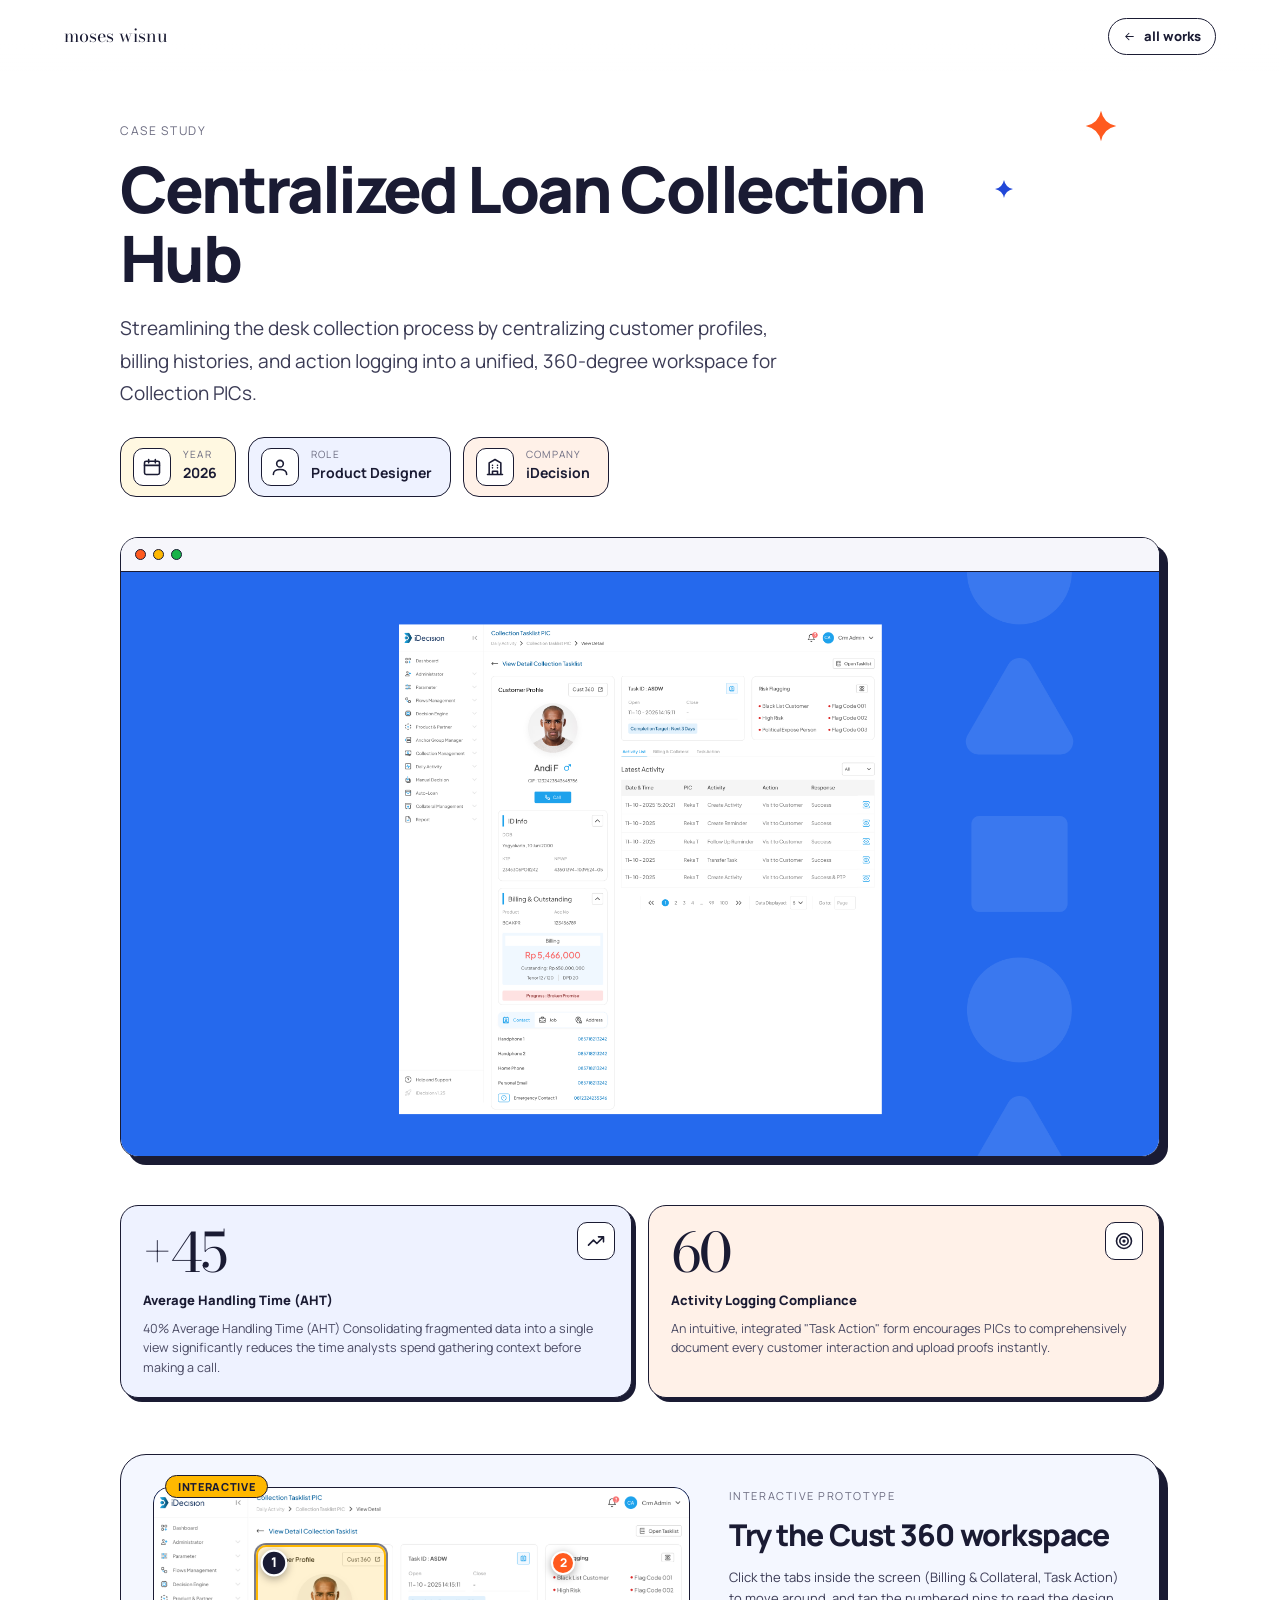
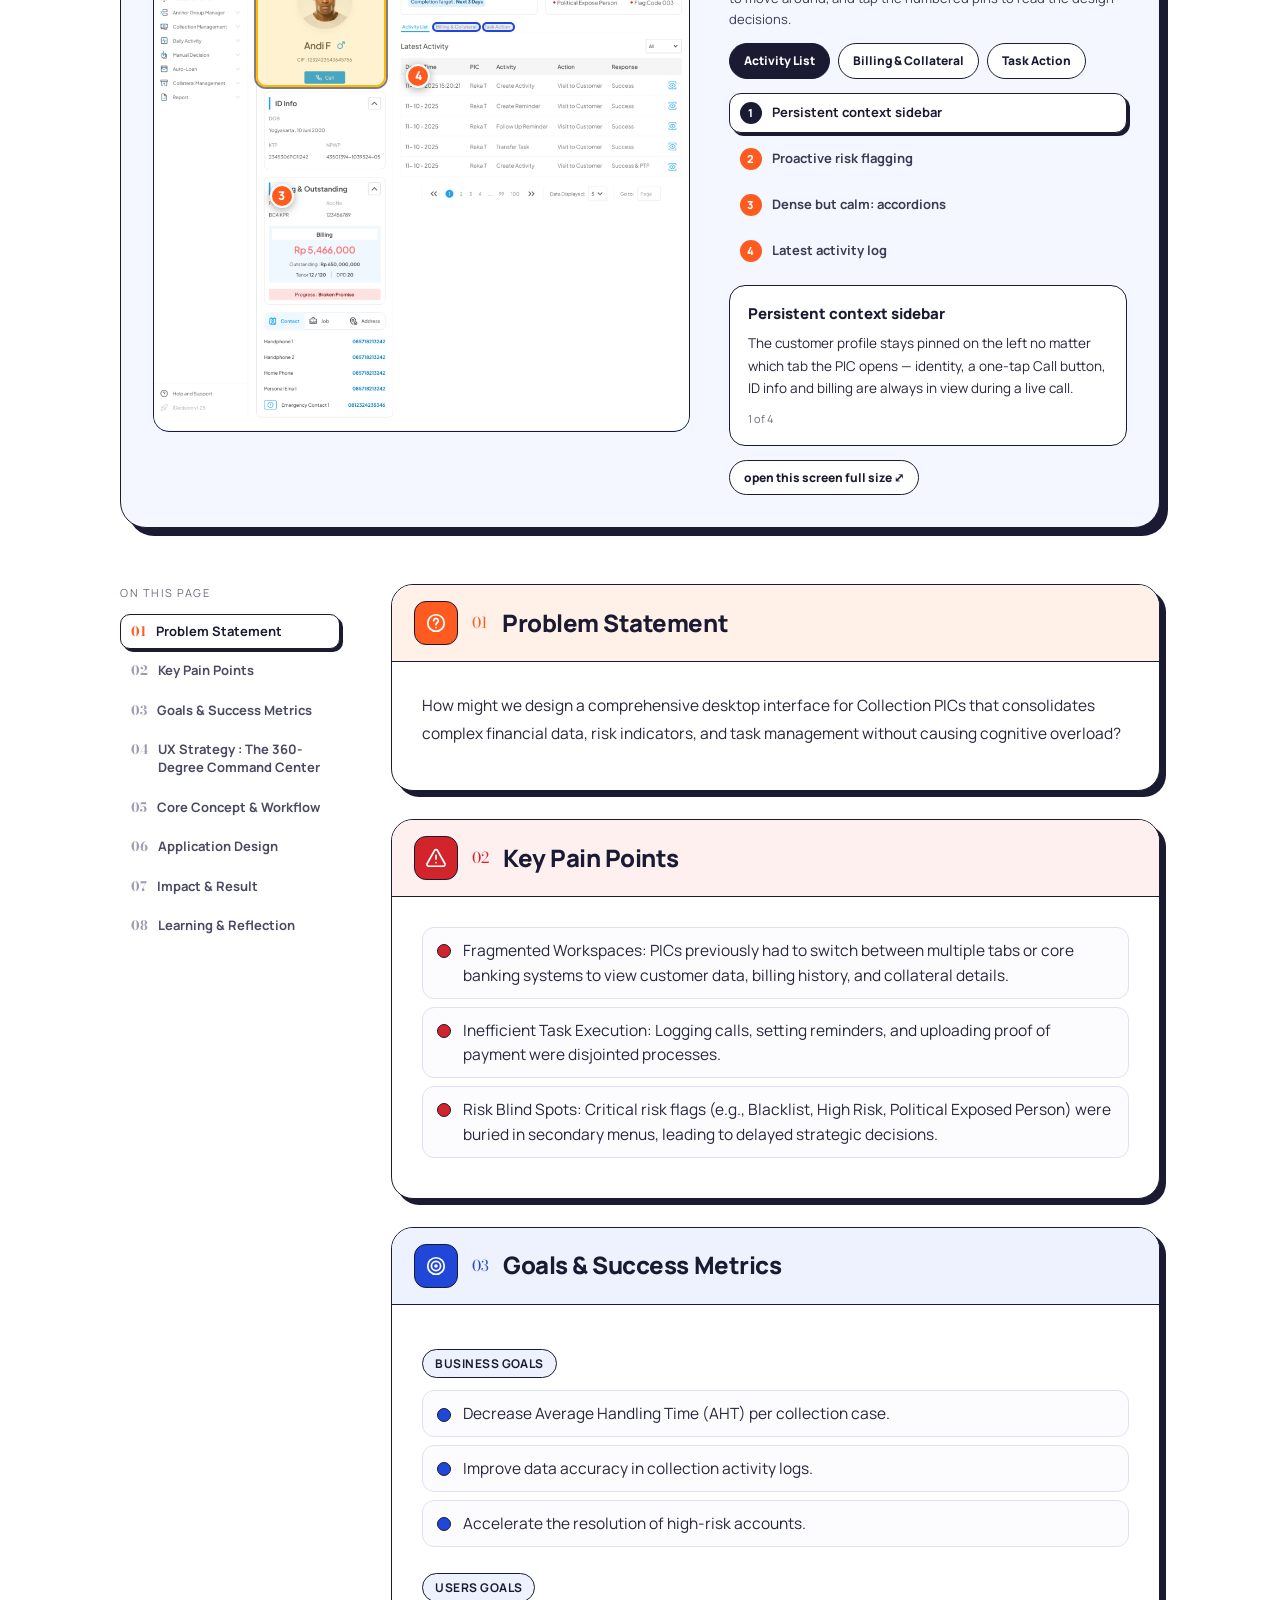
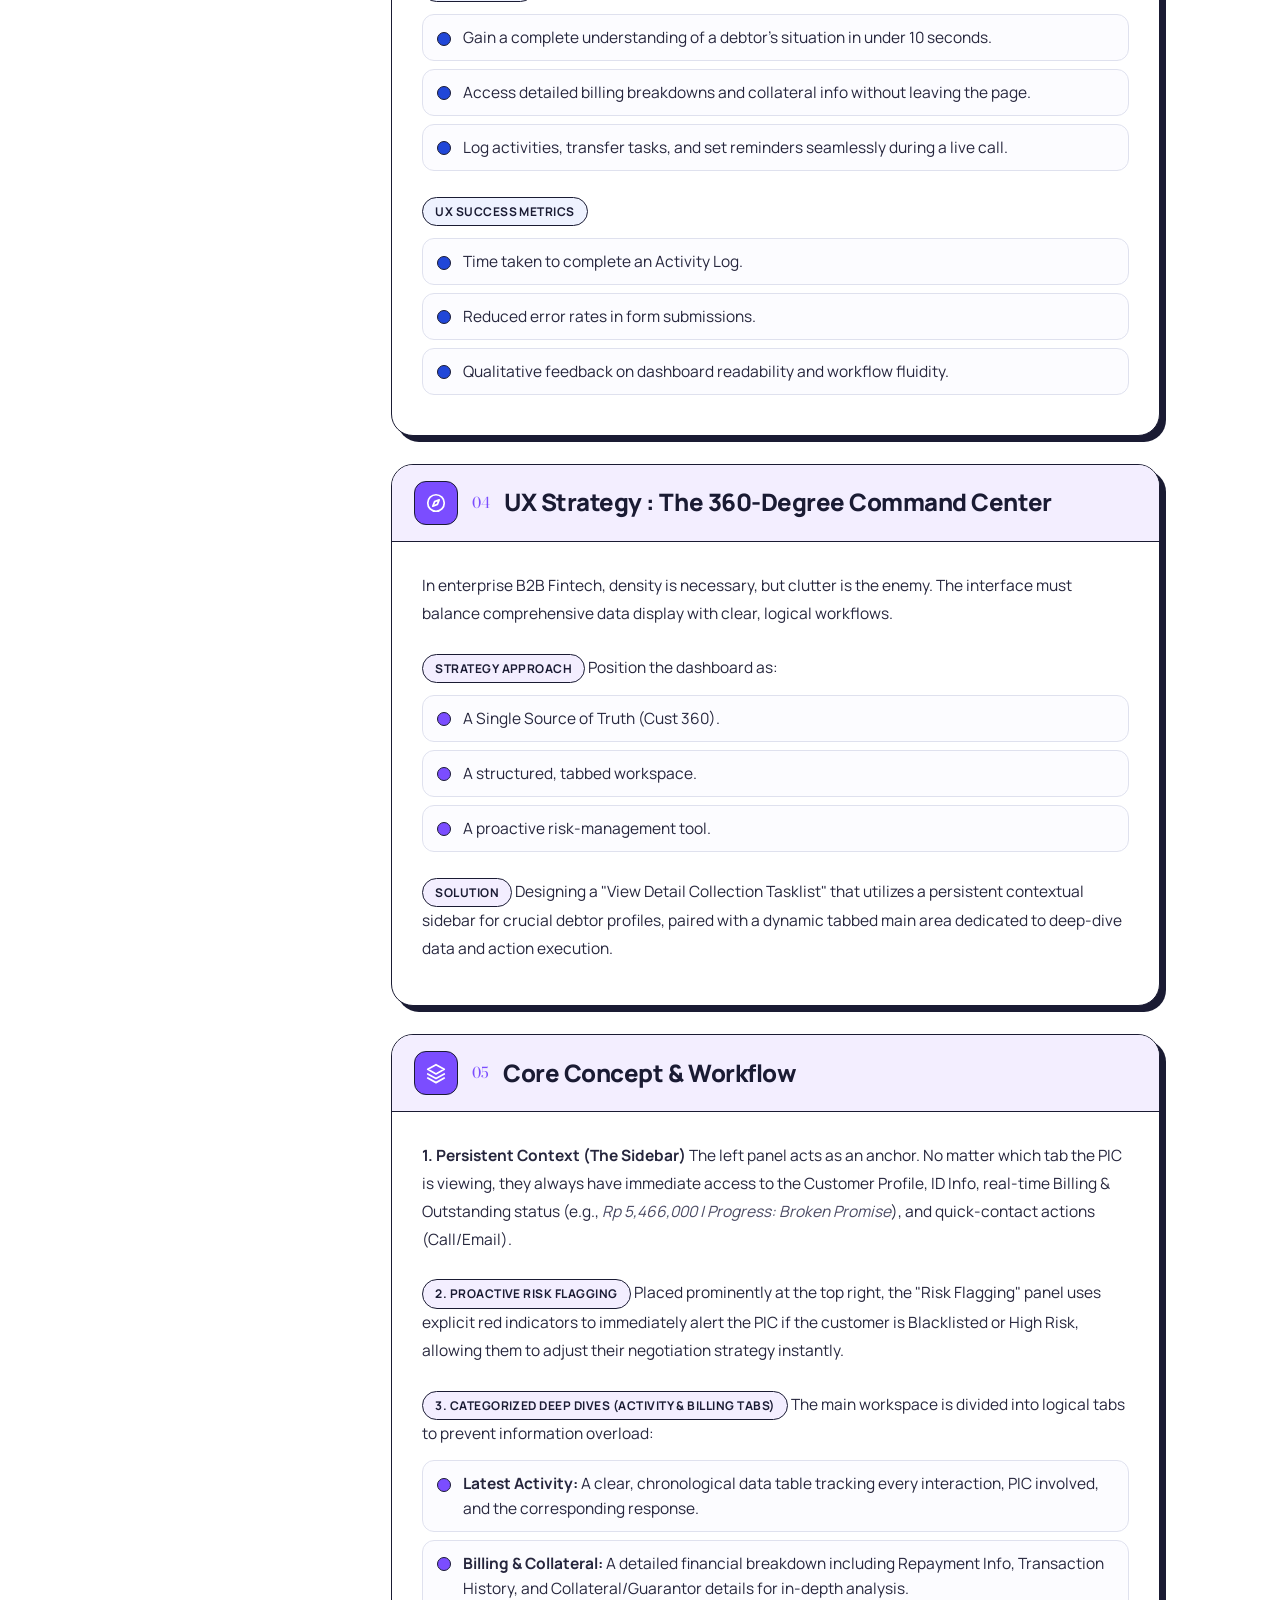
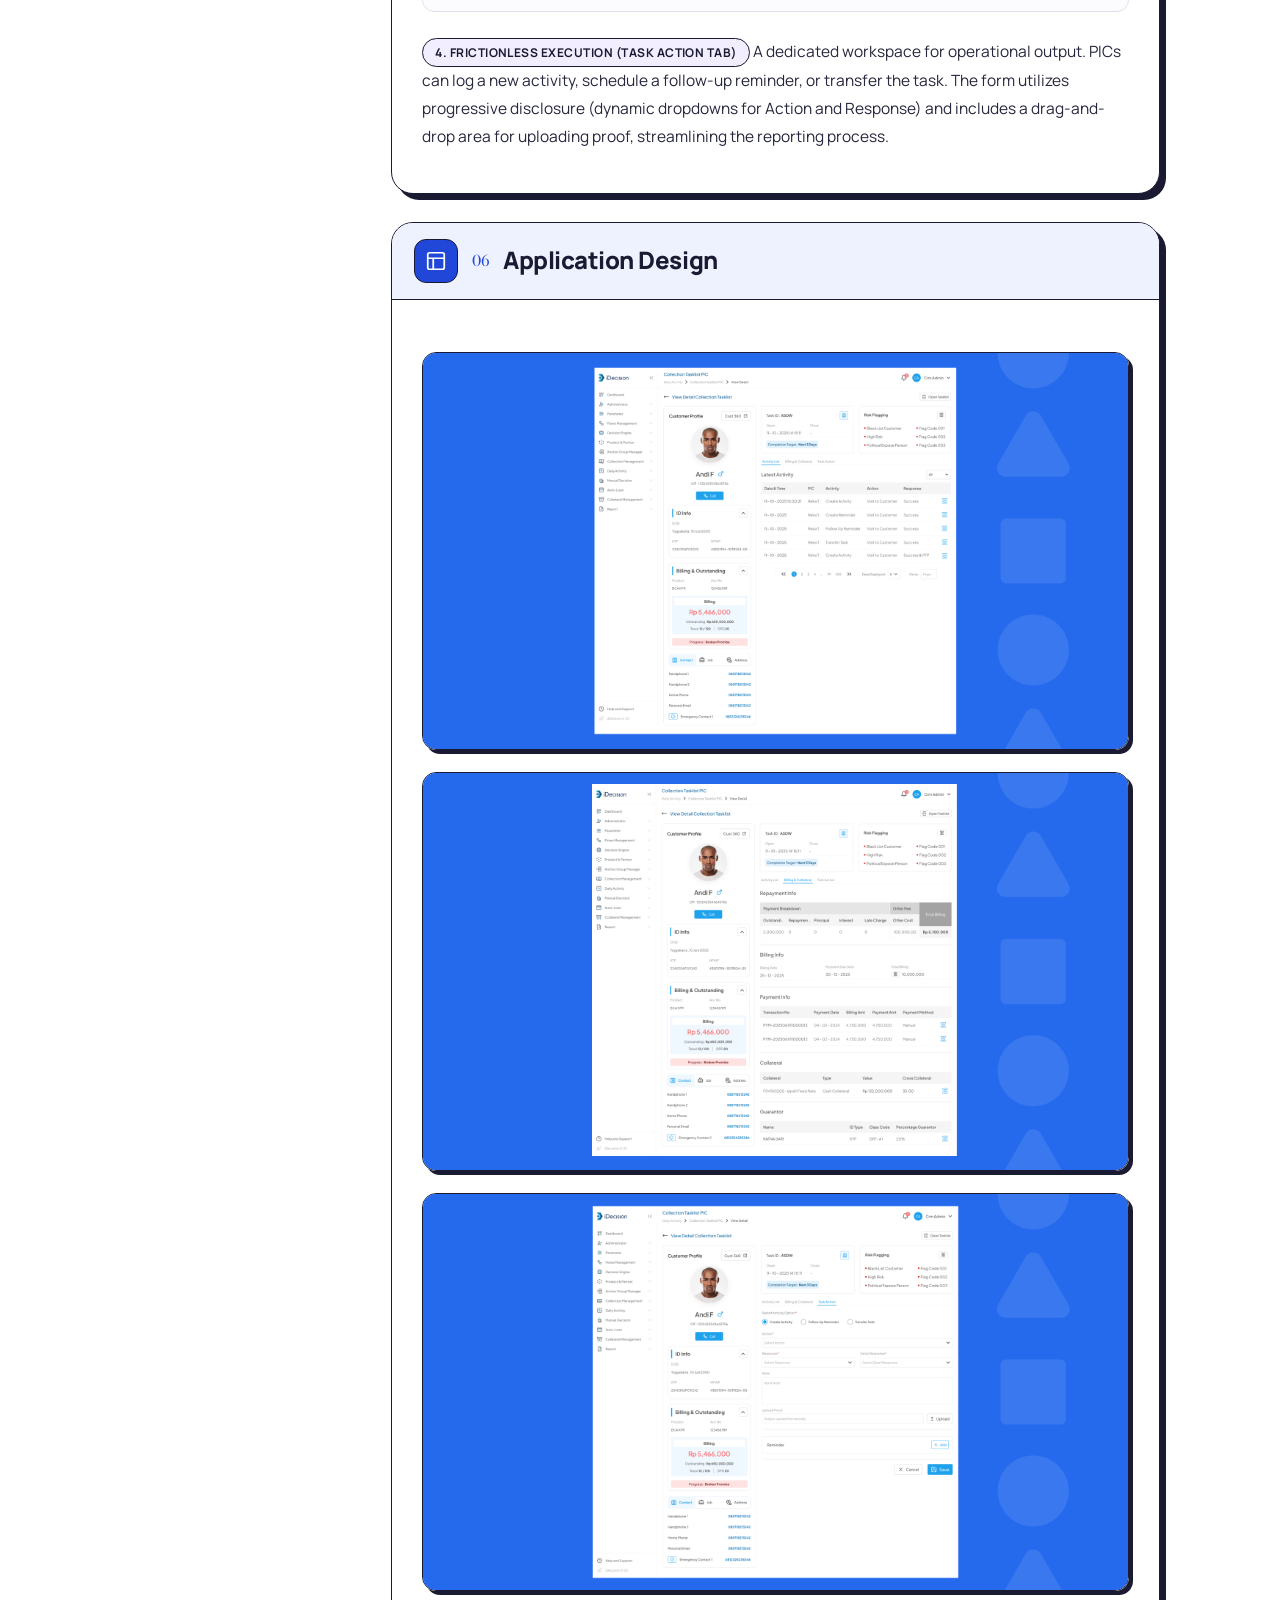
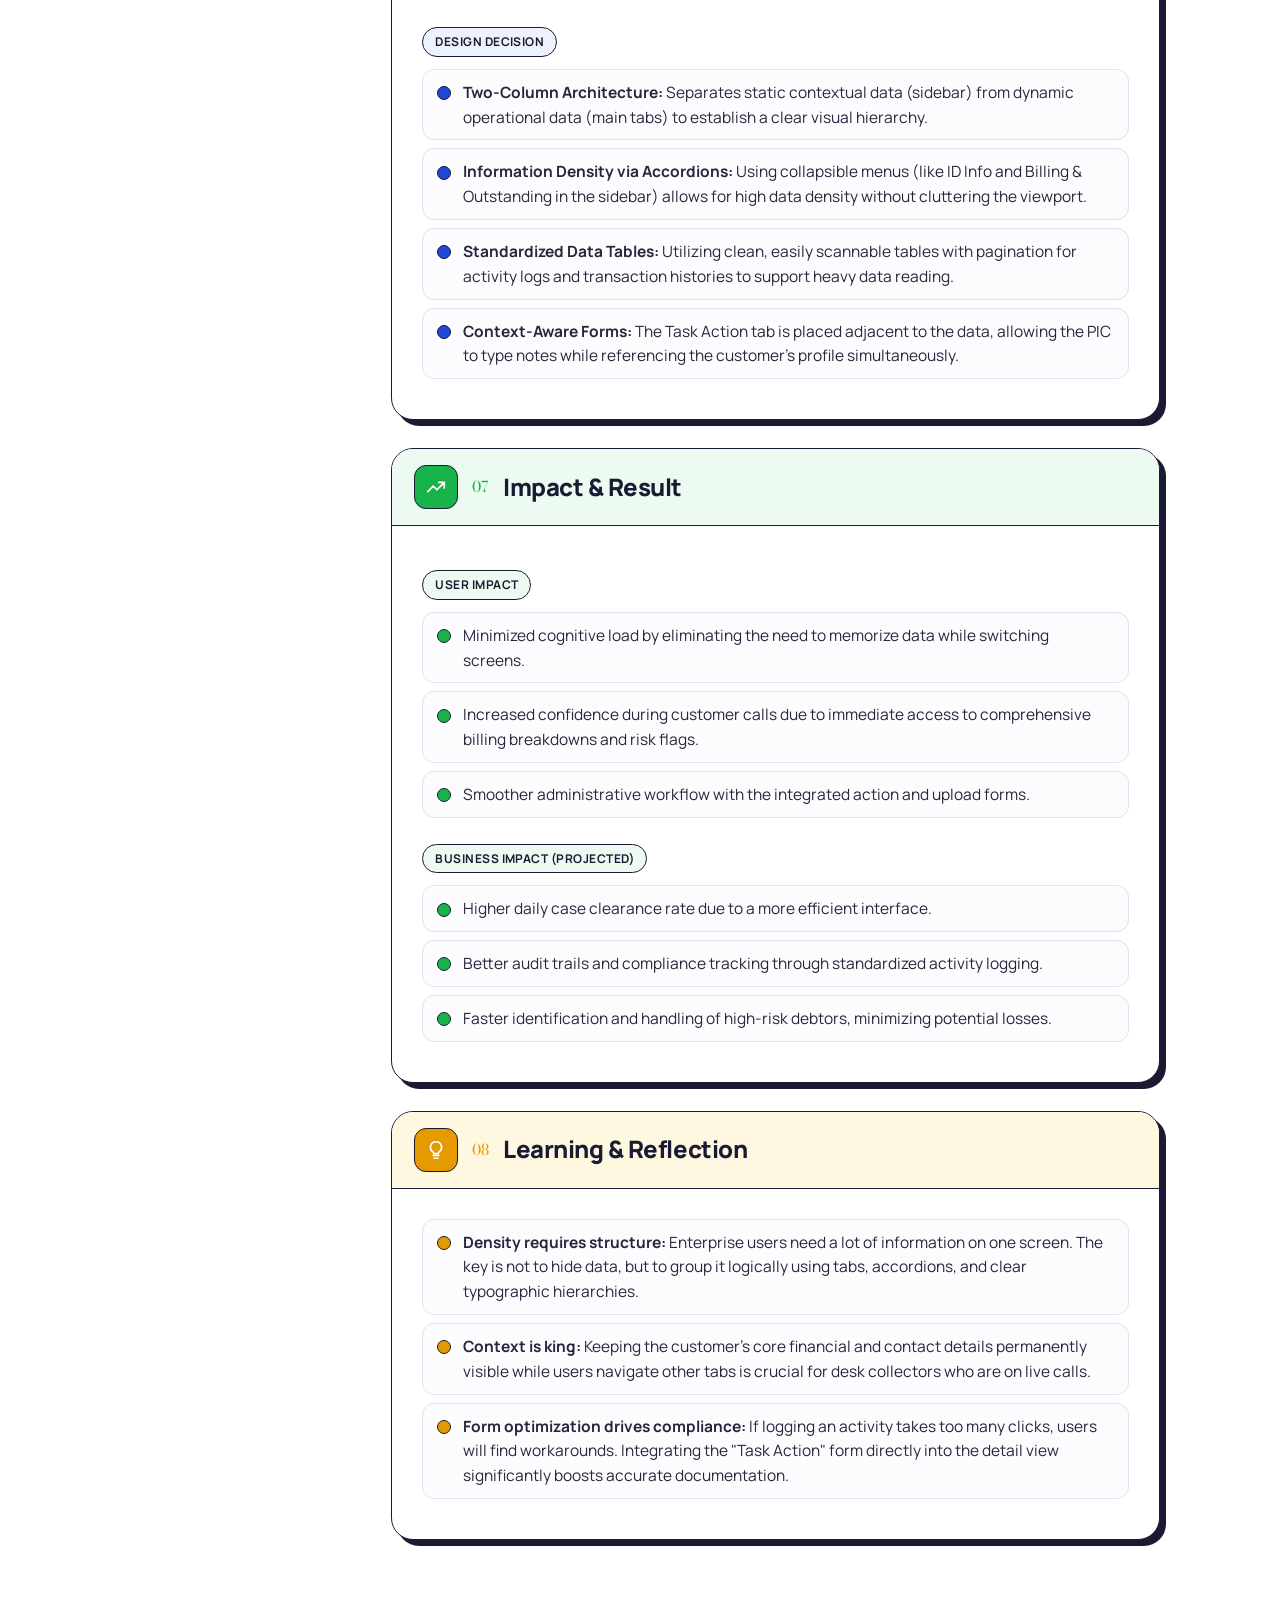
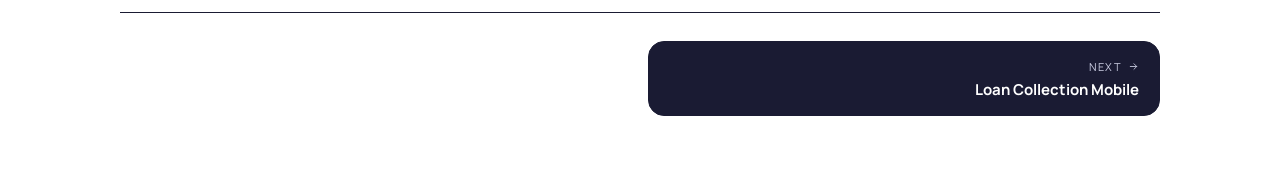
<file: works/loan-collection-hub.html>
<!doctype html>
<html lang="en">
<head>
<meta charset="utf-8">
<meta name="viewport" content="width=device-width, initial-scale=1">
<title>Centralized Loan Collection Hub — Moses Wisnu</title>
<meta name="description" content="Streamlining the desk collection process by centralizing customer profiles, billing histories, and action logging into a unified, 360-degree workspace for Collection PICs.">
<link rel="preconnect" href="https://fonts.googleapis.com">
<link rel="preconnect" href="https://fonts.gstatic.com" crossorigin>
<link href="https://fonts.googleapis.com/css2?family=Bodoni+Moda:opsz,wght@6..96,400&family=Manrope:wght@400;800&display=swap" rel="stylesheet">
<link rel="icon" href="../favicon.svg" type="image/svg+xml">
<link rel="stylesheet" href="../css/case.css">
</head>
<body>
<div class="progress" aria-hidden="true"><i id="bar"></i></div>
<header class="case-nav">
  <a class="brand" href="../index.html">moses wisnu</a>
  <a class="back" href="../index.html#works"><svg class="ic " viewBox="0 0 24 24" aria-hidden="true"><path d="M19 12H5M11 6l-6 6 6 6"/></svg> all works</a>
</header>

<main class="case">
  <section class="case-hero">
    <svg class="deco d1" viewBox="0 0 40 40" aria-hidden="true"><path d="M20 2 Q23 17 38 20 Q23 23 20 38 Q17 23 2 20 Q17 17 20 2Z" fill="#ff5a1f"/></svg>
    <svg class="deco d2" viewBox="0 0 40 40" aria-hidden="true"><path d="M20 2 Q23 17 38 20 Q23 23 20 38 Q17 23 2 20 Q17 17 20 2Z" fill="#2147d8"/></svg>
    <p class="eyebrow">case study</p>
    <h1>Centralized Loan Collection Hub</h1>
    <p class="lead">Streamlining the desk collection process by centralizing customer profiles, billing histories, and action logging into a unified, 360-degree workspace for Collection PICs.</p>
    <ul class="facts">
      <li><svg class="ic " viewBox="0 0 24 24" aria-hidden="true"><rect x="3" y="5" width="18" height="16" rx="2"/><path d="M3 10h18M8 3v4M16 3v4"/></svg><span><small>Year</small><b>2026</b></span></li>
      <li><svg class="ic " viewBox="0 0 24 24" aria-hidden="true"><circle cx="12" cy="8" r="4"/><path d="M4 21c0-4 3.5-6 8-6s8 2 8 6"/></svg><span><small>Role</small><b>Product Designer</b></span></li>
      <li><svg class="ic " viewBox="0 0 24 24" aria-hidden="true"><path d="M3 21h18M5 21V7l7-4 7 4v14M9 21v-4h6v4M9 10h.01M15 10h.01M9 13h.01M15 13h.01"/></svg><span><small>Company</small><b>iDecision</b></span></li>
    </ul>
    <div class="frame"><div class="frame-bar"><i></i><i></i><i></i></div><img src="../images/upload-1779635260369-frame2.png" alt="Centralized Loan Collection Hub"></div>
  </section>
  <div class="metrics">
      <div class="metric m0"><span class="m-ic"><svg class="ic " viewBox="0 0 24 24" aria-hidden="true"><path d="M3 17l6-6 4 4 8-8M15 7h6v6"/></svg></span><div class="v">+45</div><div class="l">Average Handling Time (AHT)</div><div class="d">40% Average Handling Time (AHT) Consolidating fragmented data into a single view significantly reduces the time analysts spend gathering context before making a call.</div></div>
      <div class="metric m1"><span class="m-ic"><svg class="ic " viewBox="0 0 24 24" aria-hidden="true"><circle cx="12" cy="12" r="9"/><circle cx="12" cy="12" r="5"/><circle cx="12" cy="12" r="1"/></svg></span><div class="v">60</div><div class="l">Activity Logging Compliance</div><div class="d">An intuitive, integrated &quot;Task Action&quot; form encourages PICs to comprehensively document every customer interaction and upload proofs instantly.</div></div>
    </div>
  <section class="proto" data-proto="loan-collection-hub" aria-label="Interactive prototype"></section>

  <div class="layout">
    <nav class="toc" aria-label="On this page">
      <p>on this page</p>
      <a href="#problem-statement" class="orange"><span>01</span>Problem Statement</a>
      <a href="#key-pain-points" class="red"><span>02</span>Key Pain Points</a>
      <a href="#goals-success-metrics" class="blue"><span>03</span>Goals &amp; Success Metrics</a>
      <a href="#ux-strategy-the-360-degree-command-center" class="purple"><span>04</span>UX Strategy : The 360-Degree Command Center</a>
      <a href="#core-concept-workflow" class="purple"><span>05</span>Core Concept &amp; Workflow</a>
      <a href="#application-design" class="blue"><span>06</span>Application Design</a>
      <a href="#impact-result" class="green"><span>07</span>Impact &amp; Result</a>
      <a href="#learning-reflection" class="yellow"><span>08</span>Learning &amp; Reflection</a>
    </nav>
    <article class="story">
<section class="blk orange" id="problem-statement">
      <header class="blk-head"><span class="blk-ic"><svg class="ic " viewBox="0 0 24 24" aria-hidden="true"><circle cx="12" cy="12" r="9"/><path d="M9.5 9.5a2.5 2.5 0 114 2c-.9.6-1.5 1.1-1.5 2.2M12 17h.01"/></svg></span><span class="blk-n">01</span><h2>Problem Statement</h2></header>
      <div class="blk-body">
<p>How might we design a comprehensive desktop interface for Collection PICs that consolidates complex financial data, risk indicators, and task management without causing cognitive overload?</p>
</div>
    </section>
<section class="blk red" id="key-pain-points">
      <header class="blk-head"><span class="blk-ic"><svg class="ic " viewBox="0 0 24 24" aria-hidden="true"><path d="M10.3 3.9L2.4 18a2 2 0 001.7 3h15.8a2 2 0 001.7-3L13.7 3.9a2 2 0 00-3.4 0zM12 9v4M12 17h.01"/></svg></span><span class="blk-n">02</span><h2>Key Pain Points</h2></header>
      <div class="blk-body">
<ul>
<li>Fragmented Workspaces: PICs previously had to switch between multiple tabs or core banking systems to view customer data, billing history, and collateral details.</li>
<li>Inefficient Task Execution: Logging calls, setting reminders, and uploading proof of payment were disjointed processes.</li>
<li>Risk Blind Spots: Critical risk flags (e.g., Blacklist, High Risk, Political Exposed Person) were buried in secondary menus, leading to delayed strategic decisions.</li>
</ul>
</div>
    </section>
<section class="blk blue" id="goals-success-metrics">
      <header class="blk-head"><span class="blk-ic"><svg class="ic " viewBox="0 0 24 24" aria-hidden="true"><circle cx="12" cy="12" r="9"/><circle cx="12" cy="12" r="5"/><circle cx="12" cy="12" r="1"/></svg></span><span class="blk-n">03</span><h2>Goals &amp; Success Metrics</h2></header>
      <div class="blk-body">
<p><strong>Business Goals</strong></p>
<ul>
<li>Decrease Average Handling Time (AHT) per collection case.</li>
<li>Improve data accuracy in collection activity logs.</li>
<li>Accelerate the resolution of high-risk accounts.</li>
</ul>
<p><strong>Users Goals</strong></p>
<ul>
<li>Gain a complete understanding of a debtor&#39;s situation in under 10 seconds.</li>
<li>Access detailed billing breakdowns and collateral info without leaving the page.</li>
<li>Log activities, transfer tasks, and set reminders seamlessly during a live call.</li>
</ul>
<p><strong>UX Success Metrics</strong></p>
<ul>
<li>Time taken to complete an Activity Log.</li>
<li>Reduced error rates in form submissions.</li>
<li>Qualitative feedback on dashboard readability and workflow fluidity.</li>
</ul>
</div>
    </section>
<section class="blk purple" id="ux-strategy-the-360-degree-command-center">
      <header class="blk-head"><span class="blk-ic"><svg class="ic " viewBox="0 0 24 24" aria-hidden="true"><circle cx="12" cy="12" r="9"/><path d="M15.5 8.5l-2 5-5 2 2-5 5-2z"/></svg></span><span class="blk-n">04</span><h2>UX Strategy : The 360-Degree Command Center</h2></header>
      <div class="blk-body">
<p>In enterprise B2B Fintech, density is necessary, but clutter is the enemy. The interface must balance comprehensive data display with clear, logical workflows.</p>
<p><strong>Strategy Approach</strong>
Position the dashboard as:</p>
<ul>
<li>A Single Source of Truth (Cust 360).</li>
<li>A structured, tabbed workspace.</li>
<li>A proactive risk-management tool.</li>
</ul>
<p><strong>Solution</strong>
Designing a &quot;View Detail Collection Tasklist&quot; that utilizes a persistent contextual sidebar for crucial debtor profiles, paired with a dynamic tabbed main area dedicated to deep-dive data and action execution.</p>
</div>
    </section>
<section class="blk purple" id="core-concept-workflow">
      <header class="blk-head"><span class="blk-ic"><svg class="ic " viewBox="0 0 24 24" aria-hidden="true"><path d="M12 3l9 5-9 5-9-5 9-5zM3 13l9 5 9-5M3 17.5l9 5 9-5"/></svg></span><span class="blk-n">05</span><h2>Core Concept &amp; Workflow</h2></header>
      <div class="blk-body">
<p><strong>1. Persistent Context (The Sidebar)</strong>
The left panel acts as an anchor. No matter which tab the PIC is viewing, they always have immediate access to the Customer Profile, ID Info, real-time Billing &amp; Outstanding status (e.g., <em>Rp 5,466,000 | Progress: Broken Promise</em>), and quick-contact actions (Call/Email).</p>
<p><strong>2. Proactive Risk Flagging</strong>
Placed prominently at the top right, the &quot;Risk Flagging&quot; panel uses explicit red indicators to immediately alert the PIC if the customer is Blacklisted or High Risk, allowing them to adjust their negotiation strategy instantly.</p>
<p><strong>3. Categorized Deep Dives (Activity &amp; Billing Tabs)</strong>
The main workspace is divided into logical tabs to prevent information overload:</p>
<ul>
<li><strong>Latest Activity:</strong> A clear, chronological data table tracking every interaction, PIC involved, and the corresponding response.</li>
<li><strong>Billing &amp; Collateral:</strong> A detailed financial breakdown including Repayment Info, Transaction History, and Collateral/Guarantor details for in-depth analysis.</li>
</ul>
<p><strong>4. Frictionless Execution (Task Action Tab)</strong>
A dedicated workspace for operational output. PICs can log a new activity, schedule a follow-up reminder, or transfer the task. The form utilizes progressive disclosure (dynamic dropdowns for Action and Response) and includes a drag-and-drop area for uploading proof, streamlining the reporting process.</p>
</div>
    </section>
<section class="blk blue" id="application-design">
      <header class="blk-head"><span class="blk-ic"><svg class="ic " viewBox="0 0 24 24" aria-hidden="true"><rect x="3" y="3" width="18" height="18" rx="2"/><path d="M3 9h18M9 21V9"/></svg></span><span class="blk-n">06</span><h2>Application Design</h2></header>
      <div class="blk-body">
<p><img loading="lazy" src="../images/upload-1782051434487-frame.png" alt="Image"></p>
<p><img loading="lazy" src="../images/upload-1782051447094-frame-02.png" alt="Image"></p>
<p><img loading="lazy" src="../images/upload-1782051457499-frame-03.png" alt="Image"></p>
<p><strong>Design Decision</strong></p>
<ul>
<li><strong>Two-Column Architecture:</strong> Separates static contextual data (sidebar) from dynamic operational data (main tabs) to establish a clear visual hierarchy.</li>
<li><strong>Information Density via Accordions:</strong> Using collapsible menus (like ID Info and Billing &amp; Outstanding in the sidebar) allows for high data density without cluttering the viewport.</li>
<li><strong>Standardized Data Tables:</strong> Utilizing clean, easily scannable tables with pagination for activity logs and transaction histories to support heavy data reading.</li>
<li><strong>Context-Aware Forms:</strong> The Task Action tab is placed adjacent to the data, allowing the PIC to type notes while referencing the customer&#39;s profile simultaneously.</li>
</ul>
</div>
    </section>
<section class="blk green" id="impact-result">
      <header class="blk-head"><span class="blk-ic"><svg class="ic " viewBox="0 0 24 24" aria-hidden="true"><path d="M3 17l6-6 4 4 8-8M15 7h6v6"/></svg></span><span class="blk-n">07</span><h2>Impact &amp; Result</h2></header>
      <div class="blk-body">
<p><strong>User Impact</strong></p>
<ul>
<li>Minimized cognitive load by eliminating the need to memorize data while switching screens.</li>
<li>Increased confidence during customer calls due to immediate access to comprehensive billing breakdowns and risk flags.</li>
<li>Smoother administrative workflow with the integrated action and upload forms.</li>
</ul>
<p><strong>Business Impact (Projected)</strong></p>
<ul>
<li>Higher daily case clearance rate due to a more efficient interface.</li>
<li>Better audit trails and compliance tracking through standardized activity logging.</li>
<li>Faster identification and handling of high-risk debtors, minimizing potential losses.</li>
</ul>
</div>
    </section>
<section class="blk yellow" id="learning-reflection">
      <header class="blk-head"><span class="blk-ic"><svg class="ic " viewBox="0 0 24 24" aria-hidden="true"><path d="M9 18h6M10 21h4M12 3a6 6 0 00-3.5 10.9c.6.5 1 1.2 1 2.1h5c0-.9.4-1.6 1-2.1A6 6 0 0012 3z"/></svg></span><span class="blk-n">08</span><h2>Learning &amp; Reflection</h2></header>
      <div class="blk-body">
<ul>
<li><strong>Density requires structure:</strong> Enterprise users need a lot of information on one screen. The key is not to hide data, but to group it logically using tabs, accordions, and clear typographic hierarchies.</li>
<li><strong>Context is king:</strong> Keeping the customer&#39;s core financial and contact details permanently visible while users navigate other tabs is crucial for desk collectors who are on live calls.</li>
<li><strong>Form optimization drives compliance:</strong> If logging an activity takes too many clicks, users will find workarounds. Integrating the &quot;Task Action&quot; form directly into the detail view significantly boosts accurate documentation.</li>
</ul>
</div>
    </section>
    </article>
  </div>

  <nav class="pager" aria-label="More case studies">
    <span></span>
    <a class="next" href="loan-collection-mobile.html"><small>next <svg class="ic " viewBox="0 0 24 24" aria-hidden="true"><path d="M5 12h14M13 6l6 6-6 6"/></svg></small><b>Loan Collection Mobile</b></a>
  </nav>
</main>
<script src="../js/lightbox.js"></script>
<script src="../js/proto-data.js"></script>
<script src="../js/proto.js"></script>
<script>
  // reading progress + highlight current section in the table of contents
  const bar = document.getElementById('bar');
  const links = [...document.querySelectorAll('.toc a')];
  const secs = links.map(a => document.querySelector(a.getAttribute('href')));
  const onScroll = () => {
    const h = document.documentElement;
    bar.style.width = Math.min(100, (h.scrollTop / (h.scrollHeight - h.clientHeight || 1)) * 100) + '%';
    let cur = 0;
    secs.forEach((s, i) => { if (s && s.getBoundingClientRect().top < 140) cur = i; });
    links.forEach((a, i) => a.classList.toggle('on', i === cur));
  };
  addEventListener('scroll', onScroll, { passive: true }); onScroll();
</script>
</body>
</html>
</file>
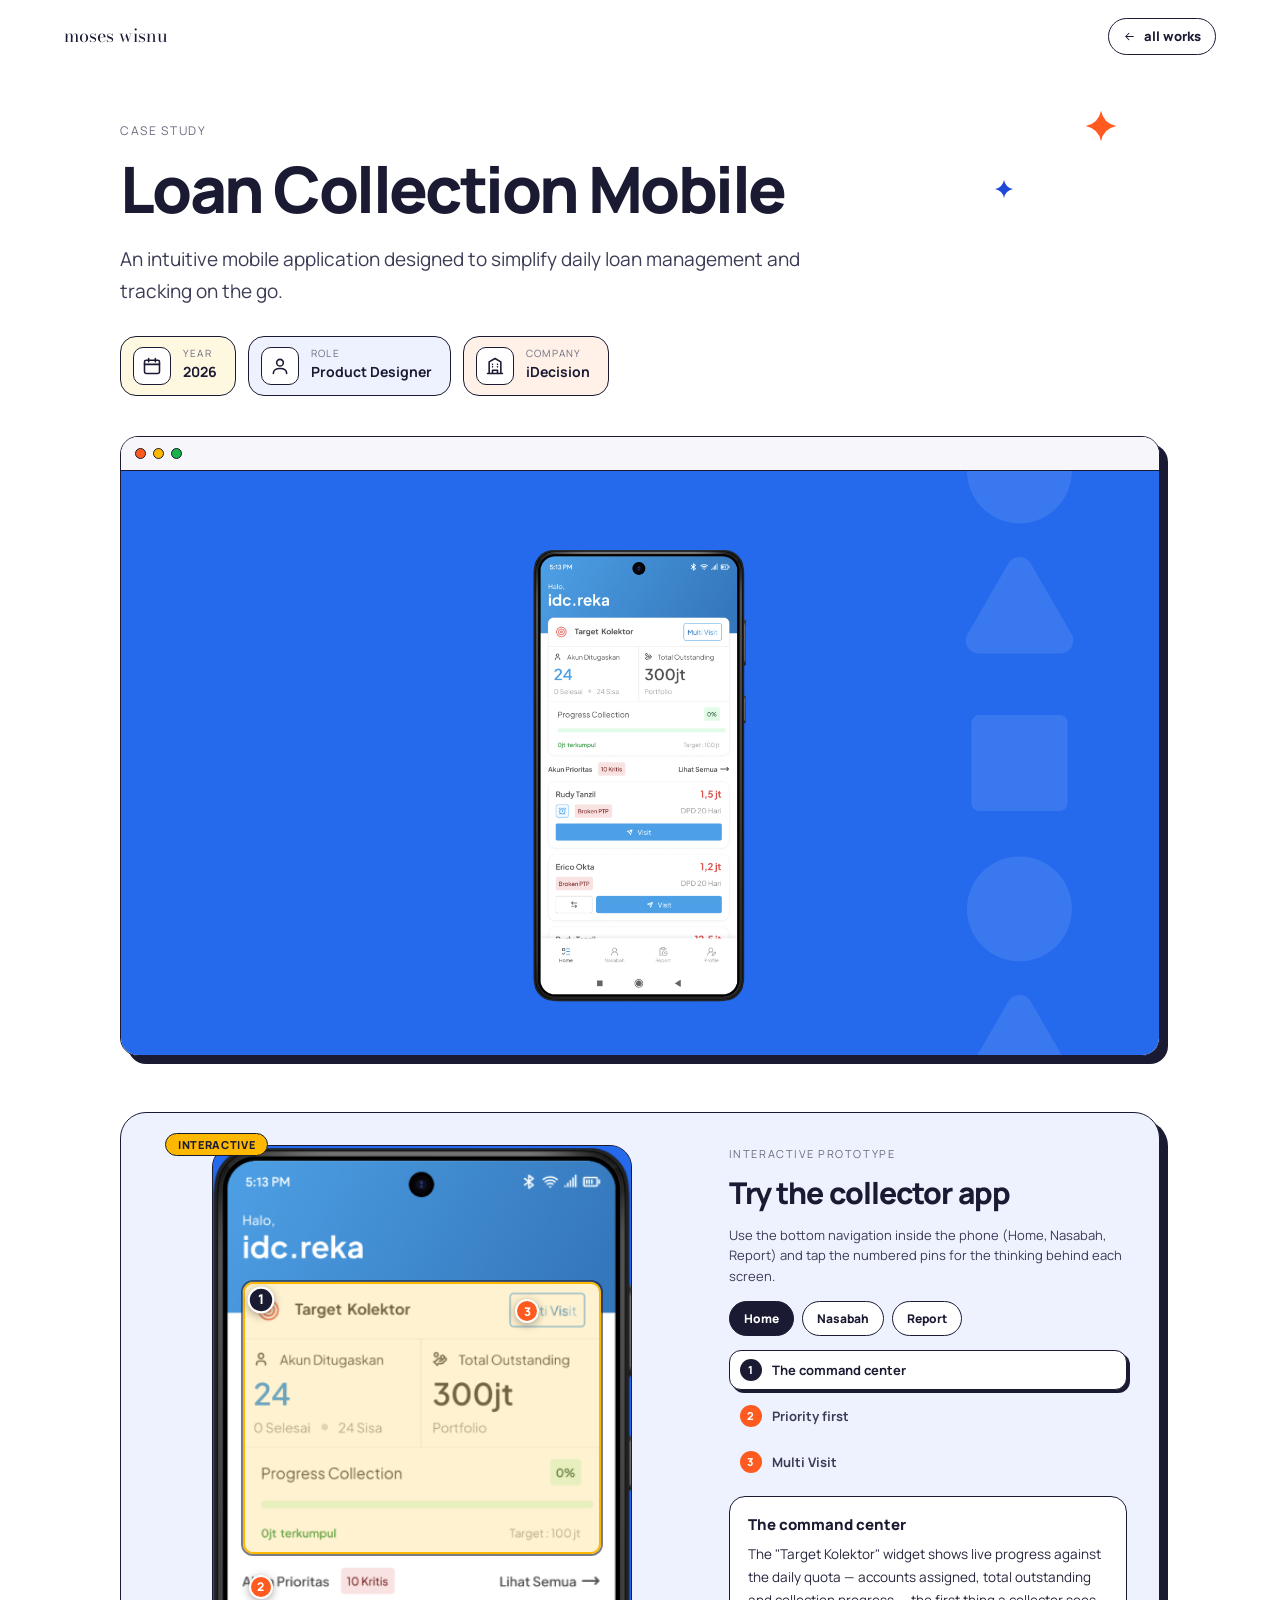
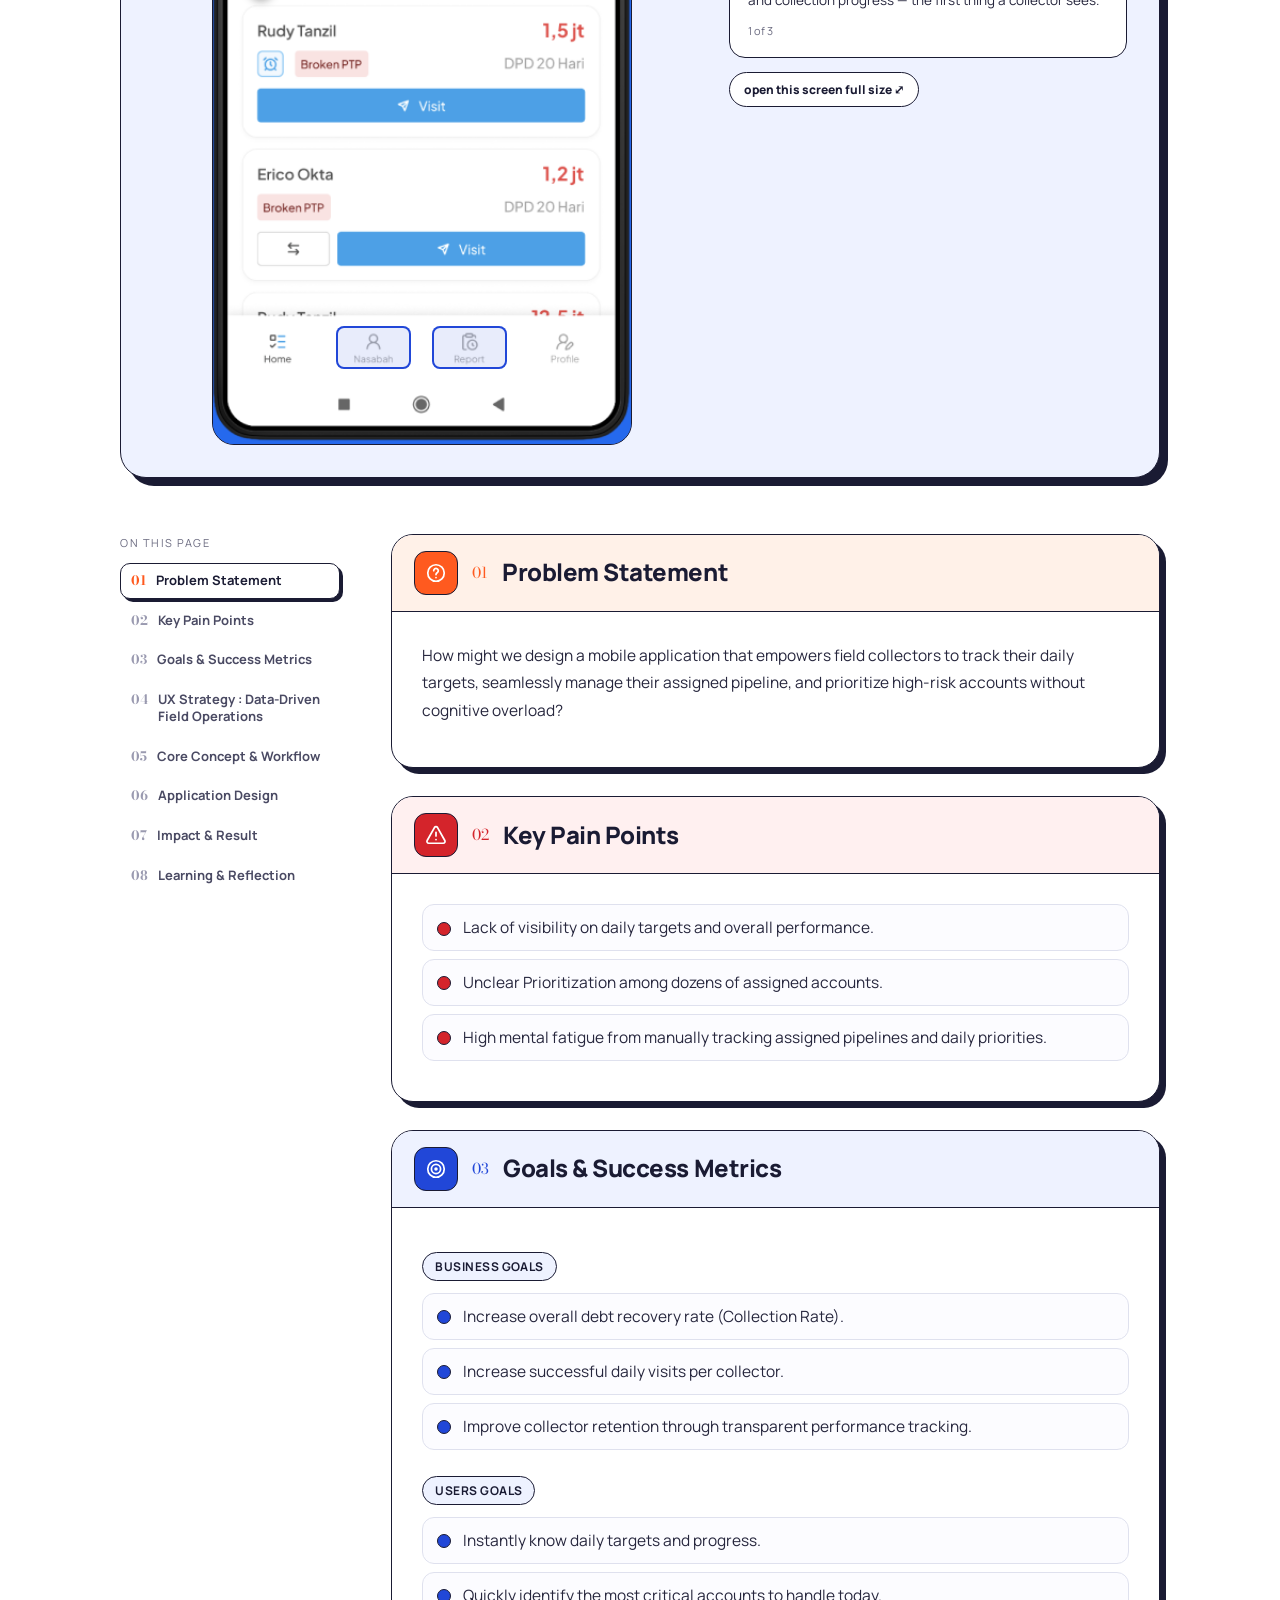
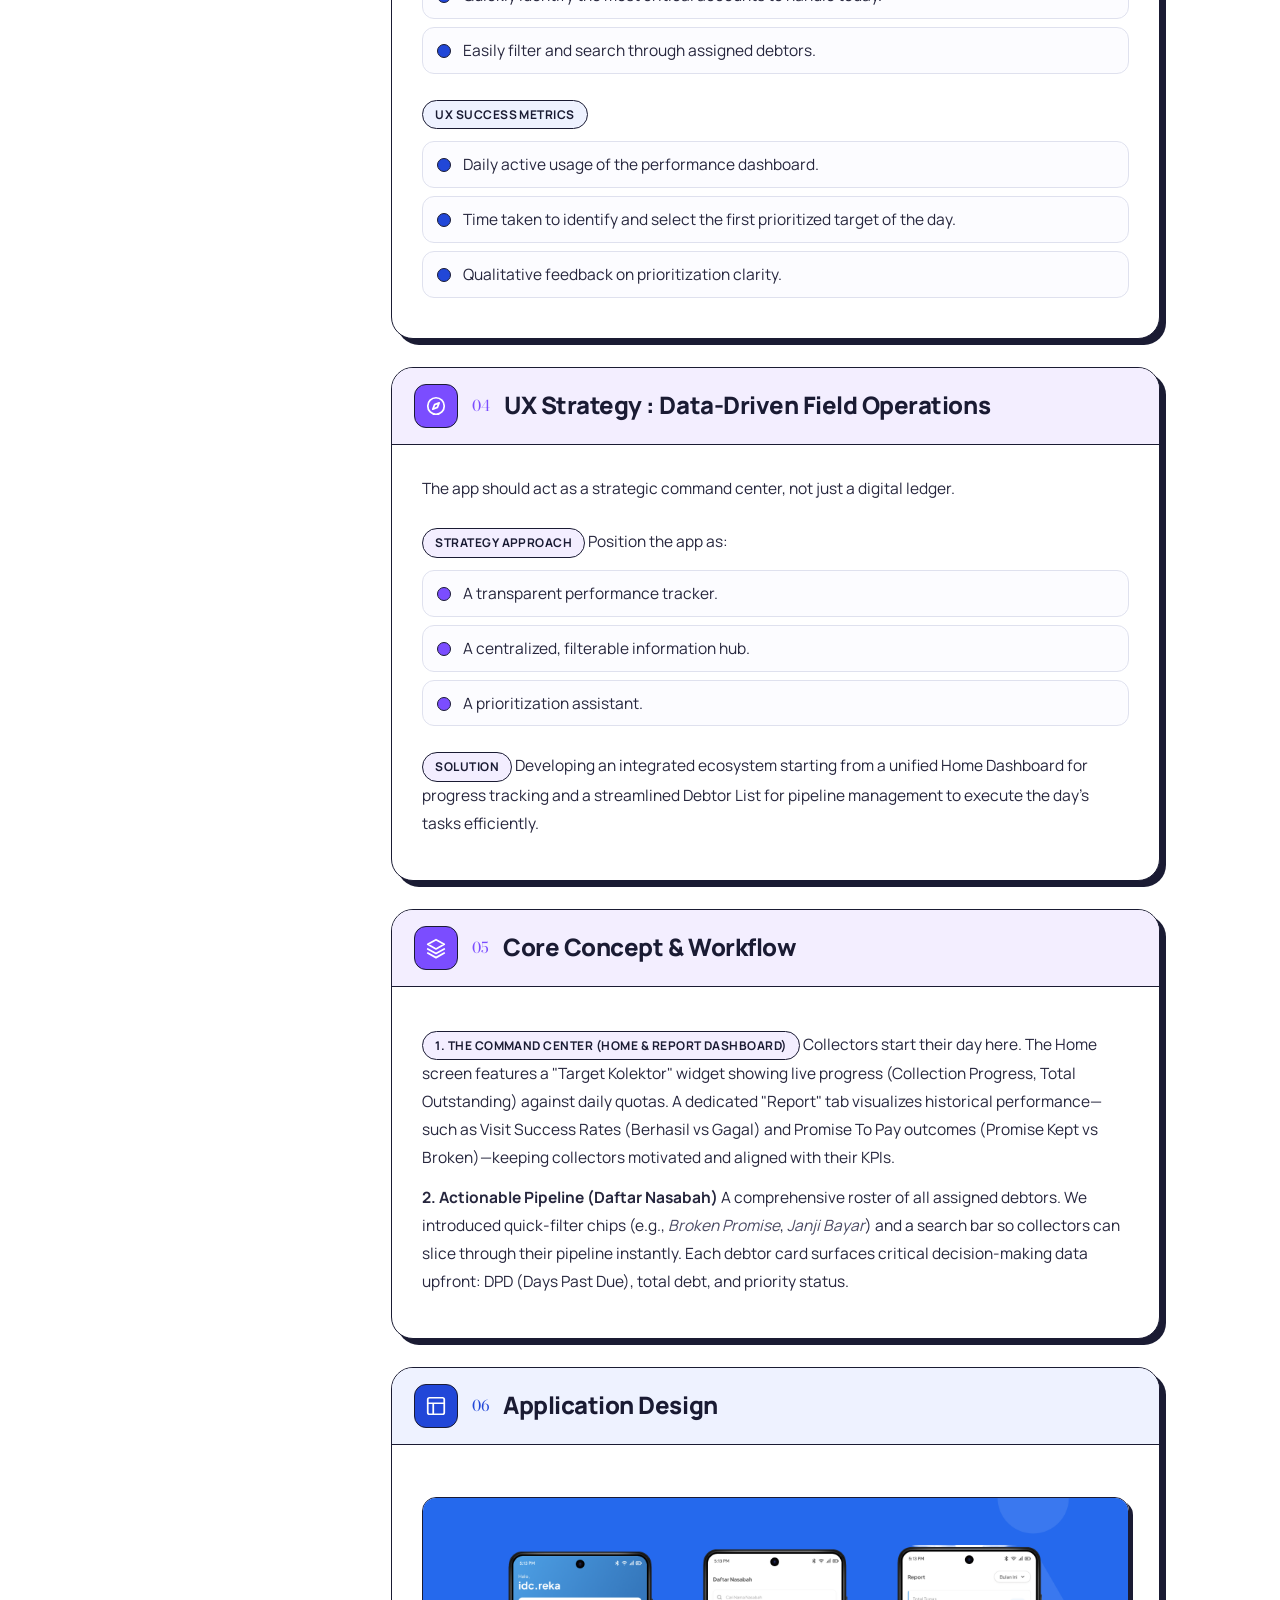
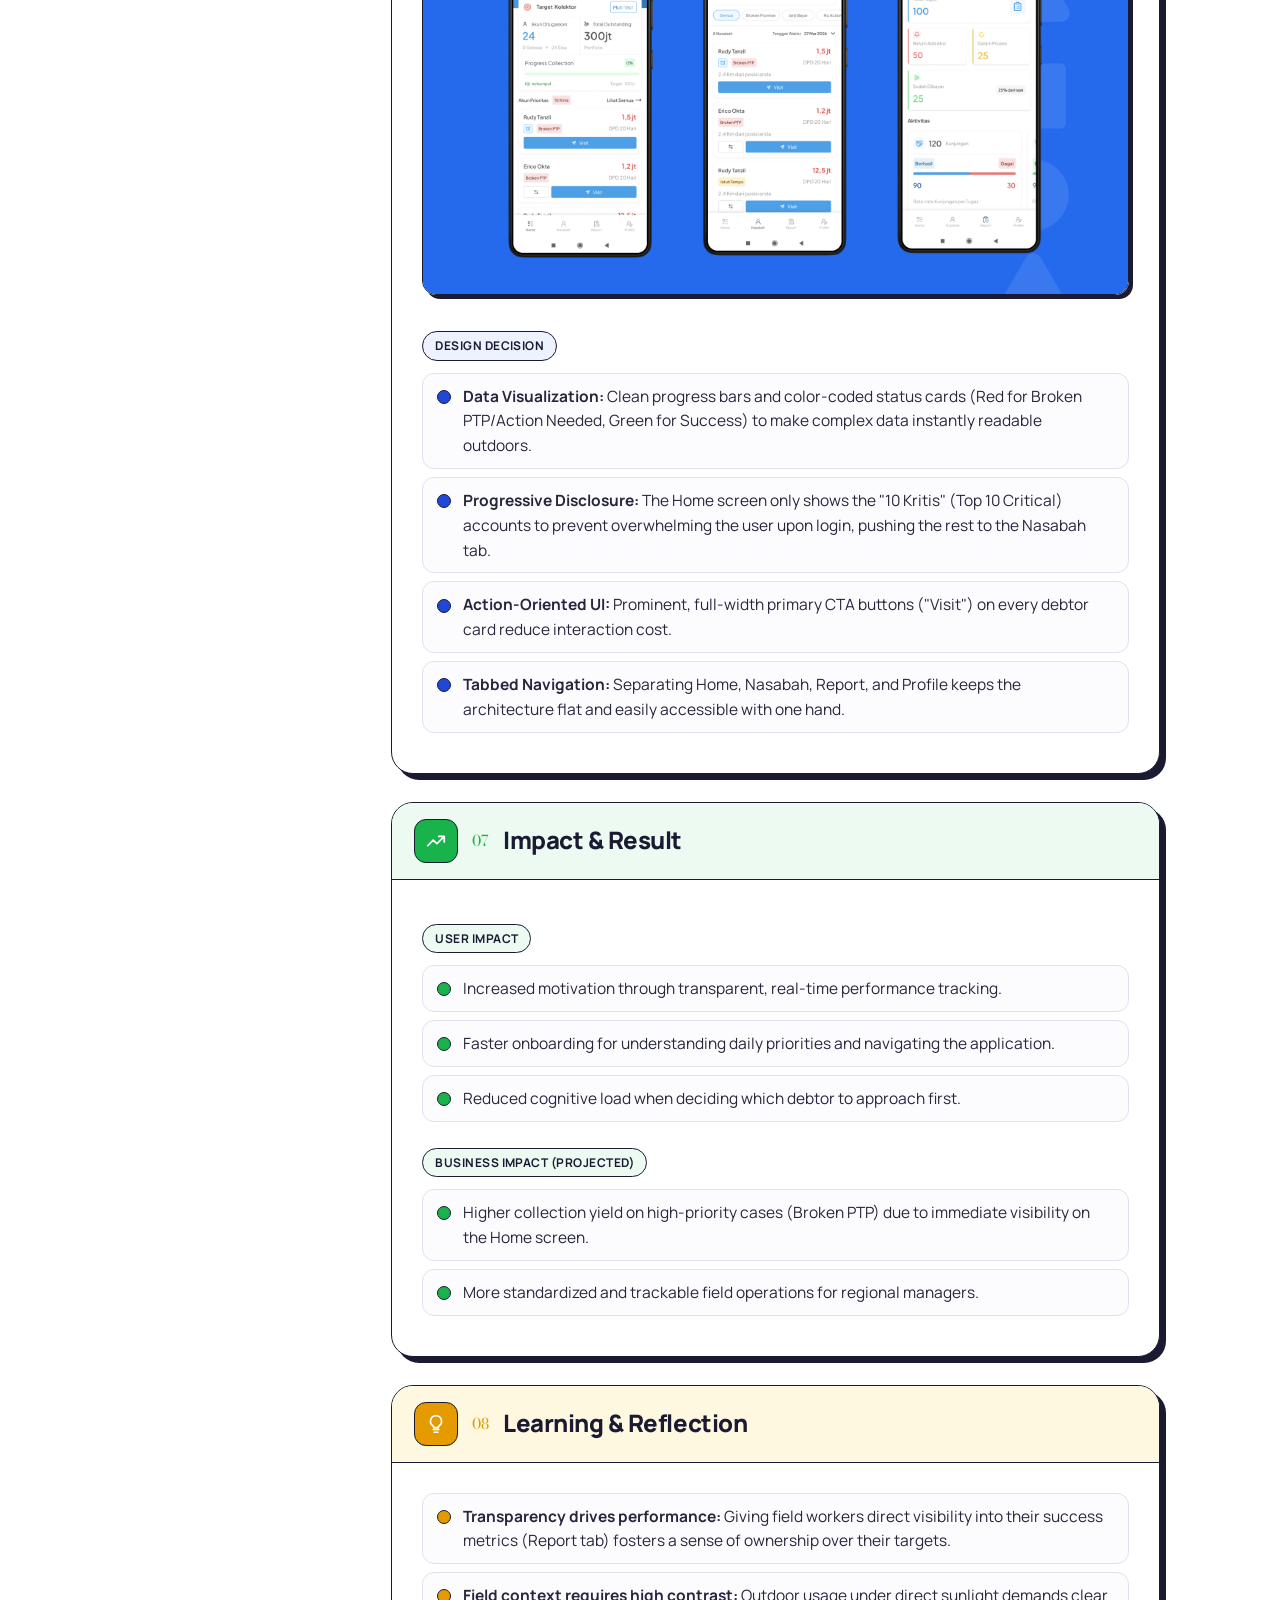
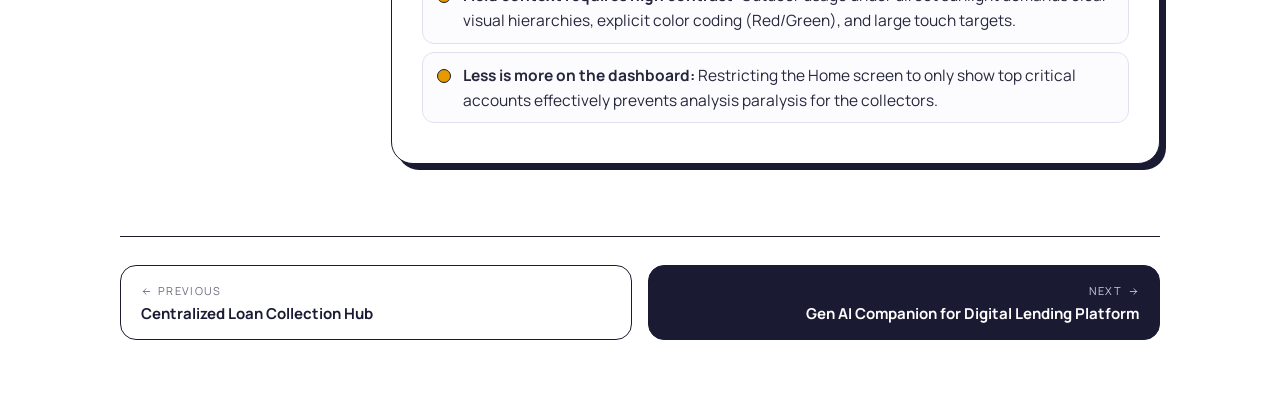
<file: works/loan-collection-mobile.html>
<!doctype html>
<html lang="en">
<head>
<meta charset="utf-8">
<meta name="viewport" content="width=device-width, initial-scale=1">
<title>Loan Collection Mobile — Moses Wisnu</title>
<meta name="description" content="An intuitive mobile application designed to simplify daily loan management and tracking on the go.">
<link rel="preconnect" href="https://fonts.googleapis.com">
<link rel="preconnect" href="https://fonts.gstatic.com" crossorigin>
<link href="https://fonts.googleapis.com/css2?family=Bodoni+Moda:opsz,wght@6..96,400&family=Manrope:wght@400;800&display=swap" rel="stylesheet">
<link rel="icon" href="../favicon.svg" type="image/svg+xml">
<link rel="stylesheet" href="../css/case.css">
</head>
<body>
<div class="progress" aria-hidden="true"><i id="bar"></i></div>
<header class="case-nav">
  <a class="brand" href="../index.html">moses wisnu</a>
  <a class="back" href="../index.html#works"><svg class="ic " viewBox="0 0 24 24" aria-hidden="true"><path d="M19 12H5M11 6l-6 6 6 6"/></svg> all works</a>
</header>

<main class="case">
  <section class="case-hero">
    <svg class="deco d1" viewBox="0 0 40 40" aria-hidden="true"><path d="M20 2 Q23 17 38 20 Q23 23 20 38 Q17 23 2 20 Q17 17 20 2Z" fill="#ff5a1f"/></svg>
    <svg class="deco d2" viewBox="0 0 40 40" aria-hidden="true"><path d="M20 2 Q23 17 38 20 Q23 23 20 38 Q17 23 2 20 Q17 17 20 2Z" fill="#2147d8"/></svg>
    <p class="eyebrow">case study</p>
    <h1>Loan Collection Mobile</h1>
    <p class="lead">An intuitive mobile application designed to simplify daily loan management and tracking on the go.</p>
    <ul class="facts">
      <li><svg class="ic " viewBox="0 0 24 24" aria-hidden="true"><rect x="3" y="5" width="18" height="16" rx="2"/><path d="M3 10h18M8 3v4M16 3v4"/></svg><span><small>Year</small><b>2026</b></span></li>
      <li><svg class="ic " viewBox="0 0 24 24" aria-hidden="true"><circle cx="12" cy="8" r="4"/><path d="M4 21c0-4 3.5-6 8-6s8 2 8 6"/></svg><span><small>Role</small><b>Product Designer</b></span></li>
      <li><svg class="ic " viewBox="0 0 24 24" aria-hidden="true"><path d="M3 21h18M5 21V7l7-4 7 4v14M9 21v-4h6v4M9 10h.01M15 10h.01M9 13h.01M15 13h.01"/></svg><span><small>Company</small><b>iDecision</b></span></li>
    </ul>
    <div class="frame"><div class="frame-bar"><i></i><i></i><i></i></div><img src="../images/upload-1782050982366-frame-2.png" alt="Loan Collection Mobile"></div>
  </section>
  
  <section class="proto" data-proto="loan-collection-mobile" aria-label="Interactive prototype"></section>

  <div class="layout">
    <nav class="toc" aria-label="On this page">
      <p>on this page</p>
      <a href="#problem-statement" class="orange"><span>01</span>Problem Statement</a>
      <a href="#key-pain-points" class="red"><span>02</span>Key Pain Points</a>
      <a href="#goals-success-metrics" class="blue"><span>03</span>Goals &amp; Success Metrics</a>
      <a href="#ux-strategy-data-driven-field-operations" class="purple"><span>04</span>UX Strategy : Data-Driven Field Operations</a>
      <a href="#core-concept-workflow" class="purple"><span>05</span>Core Concept &amp; Workflow</a>
      <a href="#application-design" class="blue"><span>06</span>Application Design</a>
      <a href="#impact-result" class="green"><span>07</span>Impact &amp; Result</a>
      <a href="#learning-reflection" class="yellow"><span>08</span>Learning &amp; Reflection</a>
    </nav>
    <article class="story">
<section class="blk orange" id="problem-statement">
      <header class="blk-head"><span class="blk-ic"><svg class="ic " viewBox="0 0 24 24" aria-hidden="true"><circle cx="12" cy="12" r="9"/><path d="M9.5 9.5a2.5 2.5 0 114 2c-.9.6-1.5 1.1-1.5 2.2M12 17h.01"/></svg></span><span class="blk-n">01</span><h2>Problem Statement</h2></header>
      <div class="blk-body">
<p>How might we design a mobile application that empowers field collectors to track their daily targets, seamlessly manage their assigned pipeline, and prioritize high-risk accounts without cognitive overload?</p>
</div>
    </section>
<section class="blk red" id="key-pain-points">
      <header class="blk-head"><span class="blk-ic"><svg class="ic " viewBox="0 0 24 24" aria-hidden="true"><path d="M10.3 3.9L2.4 18a2 2 0 001.7 3h15.8a2 2 0 001.7-3L13.7 3.9a2 2 0 00-3.4 0zM12 9v4M12 17h.01"/></svg></span><span class="blk-n">02</span><h2>Key Pain Points</h2></header>
      <div class="blk-body">
<ul>
<li>Lack of visibility on daily targets and overall performance.</li>
<li>Unclear Prioritization among dozens of assigned accounts.</li>
<li>High mental fatigue from manually tracking assigned pipelines and daily priorities.</li>
</ul>
</div>
    </section>
<section class="blk blue" id="goals-success-metrics">
      <header class="blk-head"><span class="blk-ic"><svg class="ic " viewBox="0 0 24 24" aria-hidden="true"><circle cx="12" cy="12" r="9"/><circle cx="12" cy="12" r="5"/><circle cx="12" cy="12" r="1"/></svg></span><span class="blk-n">03</span><h2>Goals &amp; Success Metrics</h2></header>
      <div class="blk-body">
<p><strong>Business Goals</strong></p>
<ul>
<li>Increase overall debt recovery rate (Collection Rate).</li>
<li>Increase successful daily visits per collector.</li>
<li>Improve collector retention through transparent performance tracking.</li>
</ul>
<p><strong>Users Goals</strong></p>
<ul>
<li>Instantly know daily targets and progress.</li>
<li>Quickly identify the most critical accounts to handle today.</li>
<li>Easily filter and search through assigned debtors.</li>
</ul>
<p><strong>UX Success Metrics</strong></p>
<ul>
<li>Daily active usage of the performance dashboard.</li>
<li>Time taken to identify and select the first prioritized target of the day.</li>
<li>Qualitative feedback on prioritization clarity.</li>
</ul>
</div>
    </section>
<section class="blk purple" id="ux-strategy-data-driven-field-operations">
      <header class="blk-head"><span class="blk-ic"><svg class="ic " viewBox="0 0 24 24" aria-hidden="true"><circle cx="12" cy="12" r="9"/><path d="M15.5 8.5l-2 5-5 2 2-5 5-2z"/></svg></span><span class="blk-n">04</span><h2>UX Strategy : Data-Driven Field Operations</h2></header>
      <div class="blk-body">
<p>The app should act as a strategic command center, not just a digital ledger. </p>
<p><strong>Strategy Approach</strong>
Position the app as:</p>
<ul>
<li>A transparent performance tracker.</li>
<li>A centralized, filterable information hub.</li>
<li>A prioritization assistant.</li>
</ul>
<p><strong>Solution</strong>
Developing an integrated ecosystem starting from a unified Home Dashboard for progress tracking and a streamlined Debtor List for pipeline management to execute the day&#39;s tasks efficiently.</p>
</div>
    </section>
<section class="blk purple" id="core-concept-workflow">
      <header class="blk-head"><span class="blk-ic"><svg class="ic " viewBox="0 0 24 24" aria-hidden="true"><path d="M12 3l9 5-9 5-9-5 9-5zM3 13l9 5 9-5M3 17.5l9 5 9-5"/></svg></span><span class="blk-n">05</span><h2>Core Concept &amp; Workflow</h2></header>
      <div class="blk-body">
<p><strong>1. The Command Center (Home &amp; Report Dashboard)</strong>
Collectors start their day here. The Home screen features a &quot;Target Kolektor&quot; widget showing live progress (Collection Progress, Total Outstanding) against daily quotas. A dedicated &quot;Report&quot; tab visualizes historical performance—such as Visit Success Rates (Berhasil vs Gagal) and Promise To Pay outcomes (Promise Kept vs Broken)—keeping collectors motivated and aligned with their KPIs.</p>
<p><strong>2. Actionable Pipeline (Daftar Nasabah)</strong>
A comprehensive roster of all assigned debtors. We introduced quick-filter chips (e.g., <em>Broken Promise</em>, <em>Janji Bayar</em>) and a search bar so collectors can slice through their pipeline instantly. Each debtor card surfaces critical decision-making data upfront: DPD (Days Past Due), total debt, and priority status.</p>
</div>
    </section>
<section class="blk blue" id="application-design">
      <header class="blk-head"><span class="blk-ic"><svg class="ic " viewBox="0 0 24 24" aria-hidden="true"><rect x="3" y="3" width="18" height="18" rx="2"/><path d="M3 9h18M9 21V9"/></svg></span><span class="blk-n">06</span><h2>Application Design</h2></header>
      <div class="blk-body">
<p><img loading="lazy" src="../images/upload-1782050469682-frame.png" alt="Image"></p>
<p><strong>Design Decision</strong></p>
<ul>
<li><strong>Data Visualization:</strong> Clean progress bars and color-coded status cards (Red for Broken PTP/Action Needed, Green for Success) to make complex data instantly readable outdoors.</li>
<li><strong>Progressive Disclosure:</strong> The Home screen only shows the &quot;10 Kritis&quot; (Top 10 Critical) accounts to prevent overwhelming the user upon login, pushing the rest to the Nasabah tab.</li>
<li><strong>Action-Oriented UI:</strong> Prominent, full-width primary CTA buttons (&quot;Visit&quot;) on every debtor card reduce interaction cost.</li>
<li><strong>Tabbed Navigation:</strong> Separating Home, Nasabah, Report, and Profile keeps the architecture flat and easily accessible with one hand.</li>
</ul>
</div>
    </section>
<section class="blk green" id="impact-result">
      <header class="blk-head"><span class="blk-ic"><svg class="ic " viewBox="0 0 24 24" aria-hidden="true"><path d="M3 17l6-6 4 4 8-8M15 7h6v6"/></svg></span><span class="blk-n">07</span><h2>Impact &amp; Result</h2></header>
      <div class="blk-body">
<p><strong>User Impact</strong></p>
<ul>
<li>Increased motivation through transparent, real-time performance tracking.</li>
<li>Faster onboarding for understanding daily priorities and navigating the application.</li>
<li>Reduced cognitive load when deciding which debtor to approach first.</li>
</ul>
<p><strong>Business Impact (Projected)</strong></p>
<ul>
<li>Higher collection yield on high-priority cases (Broken PTP) due to immediate visibility on the Home screen.</li>
<li>More standardized and trackable field operations for regional managers.</li>
</ul>
</div>
    </section>
<section class="blk yellow" id="learning-reflection">
      <header class="blk-head"><span class="blk-ic"><svg class="ic " viewBox="0 0 24 24" aria-hidden="true"><path d="M9 18h6M10 21h4M12 3a6 6 0 00-3.5 10.9c.6.5 1 1.2 1 2.1h5c0-.9.4-1.6 1-2.1A6 6 0 0012 3z"/></svg></span><span class="blk-n">08</span><h2>Learning &amp; Reflection</h2></header>
      <div class="blk-body">
<ul>
<li><strong>Transparency drives performance:</strong> Giving field workers direct visibility into their success metrics (Report tab) fosters a sense of ownership over their targets.</li>
<li><strong>Field context requires high contrast:</strong> Outdoor usage under direct sunlight demands clear visual hierarchies, explicit color coding (Red/Green), and large touch targets.</li>
<li><strong>Less is more on the dashboard:</strong> Restricting the Home screen to only show top critical accounts effectively prevents analysis paralysis for the collectors.</li>
</ul>
</div>
    </section>
    </article>
  </div>

  <nav class="pager" aria-label="More case studies">
    <a class="prev" href="loan-collection-hub.html"><small><svg class="ic " viewBox="0 0 24 24" aria-hidden="true"><path d="M19 12H5M11 6l-6 6 6 6"/></svg> previous</small><b>Centralized Loan Collection Hub</b></a>
    <a class="next" href="gen-ai-companion.html"><small>next <svg class="ic " viewBox="0 0 24 24" aria-hidden="true"><path d="M5 12h14M13 6l6 6-6 6"/></svg></small><b>Gen AI Companion for  Digital Lending Platform</b></a>
  </nav>
</main>
<script src="../js/lightbox.js"></script>
<script src="../js/proto-data.js"></script>
<script src="../js/proto.js"></script>
<script>
  // reading progress + highlight current section in the table of contents
  const bar = document.getElementById('bar');
  const links = [...document.querySelectorAll('.toc a')];
  const secs = links.map(a => document.querySelector(a.getAttribute('href')));
  const onScroll = () => {
    const h = document.documentElement;
    bar.style.width = Math.min(100, (h.scrollTop / (h.scrollHeight - h.clientHeight || 1)) * 100) + '%';
    let cur = 0;
    secs.forEach((s, i) => { if (s && s.getBoundingClientRect().top < 140) cur = i; });
    links.forEach((a, i) => a.classList.toggle('on', i === cur));
  };
  addEventListener('scroll', onScroll, { passive: true }); onScroll();
</script>
</body>
</html>
</file>
<file: css/sections.css>
/* ===== Layout additions: fixed nav, sections, works modal, apps ===== */
html{scroll-behavior:smooth;scroll-padding-top:72px}

nav{position:fixed!important;top:0;left:0;right:0;z-index:40!important;
  background:linear-gradient(#fff 55%,rgba(255,255,255,0));backdrop-filter:blur(6px);
  padding-bottom:22px!important}
nav .brand{margin-right:auto;font-family:'Bodoni Moda',serif;font-size:18px;color:var(--ink);text-decoration:none;letter-spacing:-.02em}
nav .brand::after{display:none}

.section{position:relative;padding:clamp(72px,12vh,140px) clamp(20px,5vw,64px);max-width:1240px;margin:0 auto}
.eyebrow{font-size:12px;letter-spacing:.14em;text-transform:uppercase;color:#6b6b80;margin-bottom:14px}
.section-title{font-family:'Bodoni Moda',serif;font-weight:400;font-variation-settings:'opsz' 14;font-size:clamp(40px,7vw,88px);line-height:1;letter-spacing:-.04em}
.section-title b{font-family:'Manrope',sans-serif;font-weight:800;letter-spacing:-.05em}
.section-lead{max-width:560px;margin-top:18px;font-size:15px;line-height:1.7;color:#3b3b55}

/* ---------- Works ---------- */
.works-grid{display:grid;grid-template-columns:repeat(auto-fill,minmax(min(100%,340px),1fr));gap:28px;margin-top:48px}
.work-card{box-sizing:border-box;color:inherit;text-decoration:none;cursor:pointer;display:flex;flex-direction:column;border:1.5px solid var(--ink);border-radius:18px;overflow:hidden;background:#fff;
  transition:transform .25s ease,box-shadow .25s ease}
.work-card:hover,.work-card:focus-visible{transform:translate(-4px,-4px);box-shadow:6px 6px 0 var(--ink)}
.work-card:focus-visible{outline:3px solid var(--blue);outline-offset:3px}
.work-thumb{aspect-ratio:16/10;background:#eef0f8 center/cover no-repeat;border-bottom:1.5px solid var(--ink);position:relative}
.work-year{position:absolute;left:12px;top:12px;background:var(--yellow);border:1.5px solid var(--ink);border-radius:99px;padding:3px 11px;font-size:11px;font-weight:800}
.work-body{padding:18px 20px 22px}
.work-body h3{font-size:17px;line-height:1.3;font-weight:800;letter-spacing:-.01em}
.work-body p{margin-top:8px;font-size:13px;line-height:1.6;color:#4a4a63;display:-webkit-box;-webkit-line-clamp:3;-webkit-box-orient:vertical;overflow:hidden}
.work-more{display:inline-block;margin-top:14px;font-family:'Bodoni Moda',serif;font-size:15px;border-bottom:1px solid var(--ink)}

/* ---------- Apps ---------- */
.apps-stack{display:flex;flex-direction:column;gap:40px;margin-top:48px}
.app-feature{display:grid;grid-template-columns:minmax(0,1.05fr) minmax(0,1fr);gap:clamp(24px,4vw,56px);align-items:center;
  border:1.5px solid var(--ink);border-radius:26px;padding:clamp(22px,4vw,44px);box-shadow:8px 8px 0 var(--ink);background:#fff;overflow:hidden}
.app-feature.bukm{background:#fff8ec}
.app-feature.pomo-f{background:#f1f6f2}
.af-title{display:flex;align-items:center;gap:14px}
.af-title img{border-radius:14px;flex:none}
.af-title img.px{image-rendering:pixelated;border:1.5px solid var(--ink)}
.af-title h3{font-family:'Bodoni Moda',serif;font-weight:400;font-variation-settings:'opsz' 14;font-size:clamp(34px,5vw,54px);letter-spacing:-.04em;line-height:1}
.af-tag{margin-top:14px;font-weight:800;font-size:17px;letter-spacing:-.01em}
.af-text{margin-top:10px;font-size:14.5px;line-height:1.7;color:#3b3b55;max-width:520px}
.af-list{list-style:none;margin-top:18px;display:grid;gap:9px;font-size:13.5px;line-height:1.55;color:#3b3b55}
.af-list li{padding-left:22px;position:relative}
.af-list li::before{content:"";position:absolute;left:0;top:.5em;width:10px;height:10px;border-radius:50%;background:var(--orange);border:1.5px solid var(--ink)}
.bukm .af-list li::before{background:var(--yellow)}
.af-list b{color:var(--ink)}
.af-meta{margin-top:18px;font-size:12px;letter-spacing:.06em;color:#6b6b80}
.af-links{display:flex;gap:10px;flex-wrap:wrap;margin-top:18px}
.af-links .btn-link{display:inline-block;font-weight:800;font-size:13px;text-decoration:none;color:var(--ink);border:1.5px solid var(--ink);border-radius:99px;padding:10px 18px;background:#fff;transition:transform .15s,box-shadow .15s}
.af-links .btn-link:hover{transform:translate(-2px,-2px);box-shadow:3px 3px 0 var(--ink)}
.af-links .btn-link.primary{background:var(--ink);color:#fff}

.af-shots{position:relative;height:clamp(380px,46vw,520px)}
.shot{position:absolute;width:44%;height:auto;border:2px solid var(--ink);border-radius:22px;background:#fff;box-shadow:5px 5px 0 var(--ink);transition:transform .3s ease}
.shot.s1{left:2%;top:6%;transform:rotate(-5deg);z-index:2}
.shot.s2{left:30%;top:0;transform:rotate(2deg);z-index:3}
.shot.s3{left:54%;top:10%;transform:rotate(7deg);z-index:1}
.af-shots:hover .s1{transform:rotate(-8deg) translateX(-10px)}
.af-shots:hover .s3{transform:rotate(10deg) translateX(10px)}

.af-lcd{display:grid;place-items:center}
.lcd{width:min(320px,100%);aspect-ratio:1;background:#14211a;border:2px solid var(--ink);border-radius:24px;box-shadow:inset 0 6px 16px rgba(0,0,0,.6),6px 6px 0 var(--ink);
  display:flex;flex-direction:column;align-items:center;justify-content:center;gap:14px;color:#8fe3a2;font-family:'Press Start 2P',monospace}
.lcd-top{font-size:10px;letter-spacing:.1em;opacity:.8}
.lcd img{width:42%;image-rendering:pixelated;border-radius:8px;animation:catnap 3s steps(2) infinite}
@keyframes catnap{50%{transform:translateY(-4px)}}
.lcd-time{font-size:clamp(26px,4vw,36px);text-shadow:0 0 18px rgba(143,227,162,.45)}
.lcd-btns{display:flex;gap:8px}
.lcd-btns i{font-style:normal;font-size:9px;background:#1d3126;border-radius:7px;padding:8px 9px}

@media (max-width:860px){
  .app-feature{grid-template-columns:1fr}
  .af-shots{height:clamp(340px,90vw,480px)}
}
@media (prefers-reduced-motion:reduce){.lcd img{animation:none}}

/* ---------- Contact (rich) ---------- */
.contact{overflow:visible}
.contact-grid{display:grid;grid-template-columns:minmax(0,1fr) minmax(0,.9fr);gap:clamp(28px,5vw,72px);align-items:center}
.status{display:inline-flex;align-items:center;gap:10px;margin-top:20px;font-size:12px;font-weight:800;border:1.5px solid var(--ink);border-radius:99px;padding:6px 14px;background:#effaf1}
.status i{width:9px;height:9px;border-radius:50%;background:#18b34a;box-shadow:0 0 0 0 rgba(24,179,74,.6);animation:ping 2s infinite}
@keyframes ping{70%{box-shadow:0 0 0 9px rgba(24,179,74,0)}100%{box-shadow:0 0 0 0 rgba(24,179,74,0)}}
.stats{display:flex;gap:14px;flex-wrap:wrap;margin-top:28px}
.stats div{border:1.5px solid var(--ink);border-radius:16px;padding:12px 18px;background:#fff8ec;min-width:120px}
.stats div:nth-child(2){background:#f1f4ff}
.stats div:nth-child(3){background:#fff1e8}
.stats b{display:block;font-family:'Bodoni Moda',serif;font-weight:400;font-variation-settings:'opsz' 14;font-size:34px;line-height:1;letter-spacing:-.03em}
.stats span{font-size:11px;color:#4a4a63}
.skill-groups{display:grid;grid-template-columns:1fr 1fr;gap:12px;margin-top:30px}
.sg:last-child{grid-column:1/-1}
.sg{display:flex;gap:12px;align-items:flex-start;border:1.5px solid var(--ink);border-radius:16px;padding:14px;background:#fff;transition:transform .2s,box-shadow .2s}
.sg:hover{transform:translate(-3px,-3px);box-shadow:4px 4px 0 var(--ink)}
.sg-ic,.ci{flex:none;width:42px;height:42px;border-radius:12px;border:1.5px solid var(--ink);display:grid;place-items:center;background:var(--yellow)}
.sg:nth-child(2) .sg-ic{background:#ffd2bf}.sg:nth-child(3) .sg-ic{background:#cdd8ff}.sg:nth-child(4) .sg-ic{background:#c9f0d3}.sg:nth-child(5) .sg-ic{background:#f3d3ff}
.sg-ic svg,.ci svg{width:22px;height:22px;fill:none;stroke:var(--ink);stroke-width:1.8;stroke-linecap:round;stroke-linejoin:round}
.sg h4{font-size:13px;font-weight:800;margin-bottom:2px}
.sg p{font-size:12.5px;line-height:1.55;color:#4a4a63}

.contact-links{display:grid;gap:14px;position:sticky;top:90px}
.clink{display:flex;align-items:center;gap:14px;text-decoration:none;color:var(--ink);border:1.5px solid var(--ink);border-radius:18px;padding:16px 18px;background:#fff;box-shadow:4px 4px 0 var(--ink);transition:transform .2s,box-shadow .2s}
.clink:hover{transform:translate(-3px,-3px);box-shadow:7px 7px 0 var(--ink)}
.clink.primary{background:var(--ink);color:#fff}
.clink.primary .ci{background:var(--orange);border-color:#fff}
.clink.primary .ci svg{stroke:#fff}
.clink .ct{display:flex;flex-direction:column;min-width:0;flex:1}
.clink b{font-size:15px}
.clink small{font-size:12px;opacity:.7;overflow:hidden;text-overflow:ellipsis;white-space:nowrap}
.clink .ca{font-size:20px;transition:transform .2s}
.clink:hover .ca{transform:translate(3px,-3px)}
.clink:nth-child(2) .ci{background:#cdd8ff}.clink:nth-child(3) .ci{background:#e6e6f0}.clink:nth-child(4) .ci{background:#c9f0d3}

.c-deco{position:absolute;pointer-events:none}
.c-deco.d1{width:30px;left:36%;top:9%;animation:twinkle 3s ease-in-out infinite}
.c-deco.d2{width:18px;left:41%;top:6%;animation:twinkle 3.6s ease-in-out infinite .6s}
@media (max-width:900px){.contact-grid{grid-template-columns:1fr}.contact-links{position:static}}
@media (max-width:560px){.skill-groups{grid-template-columns:1fr}}

footer.foot{padding:28px;text-align:center;font-size:12px;color:#6b6b80}

/* ---------- Mobile polish ---------- */
@media (max-width:640px){
  html{scroll-padding-top:60px}
  nav{padding:12px 18px!important;gap:0!important;justify-content:space-between!important;background:#fff!important;border-bottom:1.5px solid var(--ink)}
  nav a{font-size:13px;font-weight:700}
  .section{padding-top:64px;padding-bottom:64px}
  .works-grid{gap:20px;margin-top:32px}
  .app-feature{box-shadow:5px 5px 0 var(--ink);border-radius:20px}
  .af-links .btn-link{flex:1 1 auto;text-align:center}
  .contact-links .clink{box-shadow:3px 3px 0 var(--ink)}
}

/* ---------- Navigation (outside the hero, so nothing can paint over it) ---------- */
#siteNav{position:fixed!important;top:0;left:0;right:0;z-index:1000!important;display:flex;align-items:center;justify-content:space-between!important;gap:0!important;
  padding:18px clamp(20px,5vw,64px)!important;background:linear-gradient(#fff 60%,rgba(255,255,255,0));backdrop-filter:blur(6px)}
#siteNav .brand{margin-right:0;display:block}
#siteNav .nav-links{display:flex;gap:clamp(24px,4vw,56px)}
#siteNav .nav-toggle{display:none}
@media (max-width:640px){
  #siteNav{padding:10px 18px!important;background:#fff!important;border-bottom:1.5px solid var(--ink)}
  #siteNav .brand{font-size:19px}
  #siteNav .nav-toggle{display:grid;place-content:center;gap:5px;width:44px;height:44px;margin-right:-8px;background:none;border:0;cursor:pointer;border-radius:12px}
  #siteNav .nav-toggle span{display:block;width:24px;height:2.5px;border-radius:2px;background:var(--ink);transition:transform .3s,opacity .2s}
  #siteNav .nav-toggle[aria-expanded="true"] span:nth-child(1){transform:translateY(7.5px) rotate(45deg)}
  #siteNav .nav-toggle[aria-expanded="true"] span:nth-child(2){opacity:0}
  #siteNav .nav-toggle[aria-expanded="true"] span:nth-child(3){transform:translateY(-7.5px) rotate(-45deg)}
  #siteNav .nav-toggle:focus-visible{outline:3px solid var(--blue);outline-offset:2px}
  #siteNav .nav-links{position:absolute;top:100%;left:0;right:0;flex-direction:column;gap:0;background:#fff;border-bottom:1.5px solid var(--ink);
    box-shadow:0 18px 30px rgba(20,20,43,.12);visibility:hidden;opacity:0;transform:translateY(-8px);transition:opacity .2s,transform .25s,visibility .25s}
  #siteNav .nav-links.open{visibility:visible;opacity:1;transform:none}
  #siteNav .nav-links a{padding:16px 22px;font-size:17px;font-weight:800;border-top:1px solid #ececf4}
  #siteNav .nav-links a::after{display:none}
  #siteNav .nav-links a.on{color:var(--blue);background:#f4f7ff}
}

/* ---------- Pomeowdoro app screenshot ---------- */
.pomo-f{background:#e8f3e6}
.pomo-shot{display:block;width:min(560px,100%);height:auto;border-radius:20px;border:2px solid var(--ink);box-shadow:6px 6px 0 var(--ink);transition:transform .3s ease}
.app-feature:hover .pomo-shot{transform:rotate(-1deg) scale(1.01)}
.pomo-f .af-title h3{font-family:'Press Start 2P',monospace;font-size:clamp(18px,2.8vw,28px);letter-spacing:0;line-height:1.2;font-variation-settings:normal}
.pomo-f .af-title h3 span{color:#2f9b57}
.pomo-f .af-tag{color:#1f7a42}
.pomo-f .af-list li::before{background:#8fe3a2}
.pomo-f .af-links .btn-link.primary{background:var(--ink);color:#fff}
@media (prefers-reduced-motion:reduce){.pomo-shot{transition:none}}
</file>
<file: css/fx.css>
/* ===== Motion & micro-interactions (home page) ===== */

/* ---------- Intro sequence ---------- */
@keyframes fxRise{from{opacity:0;transform:translateY(90px) scale(.9)}to{opacity:1;transform:none}}
@keyframes fxFadeDown{from{opacity:0;transform:translateY(-16px)}to{opacity:1;transform:none}}
@keyframes fxFadeUp{from{opacity:0;transform:translateY(22px)}to{opacity:1;transform:none}}
@keyframes fxPop{0%{opacity:0;transform:scale(0) rotate(-40deg)}70%{transform:scale(1.25) rotate(8deg)}100%{opacity:1;transform:none}}
@keyframes fxDrop{0%{opacity:0;transform:translateY(-.55em) rotate(-8deg)}60%{opacity:1;transform:translateY(.06em) rotate(2deg)}100%{opacity:1;transform:none}}
@keyframes fxWaves{from{opacity:0}to{opacity:1}}

.stage{animation:fxRise 1.1s cubic-bezier(.2,.9,.25,1.05) .15s backwards}
nav{animation:fxFadeDown .7s ease .1s backwards}
.blurb{animation:fxFadeUp .8s ease 1.5s backwards}
.cta{animation:fxFadeUp .8s ease 1.7s backwards}
.dot.blue{animation:fxPop .8s ease .9s backwards}
.dot.yellow{animation:fxPop .8s ease 1.1s backwards}
#waves{animation:fxWaves 1.6s ease .2s backwards}

.title.split i{display:inline-block;font-style:normal;animation:fxDrop .75s cubic-bezier(.2,1.1,.3,1) calc(.55s + var(--i) * 65ms) backwards}

/* ---------- Character interaction ---------- */
#portrait{cursor:pointer;transform-origin:50% 100%}
#portrait.wiggle{animation:fxWiggle .7s ease}
@keyframes fxWiggle{0%{transform:rotate(0)}20%{transform:rotate(-3deg) scale(1.02)}45%{transform:rotate(2.5deg) scale(1.03)}70%{transform:rotate(-1.5deg)}100%{transform:none}}

.bubble{position:absolute;left:60%;top:8%;z-index:6;max-width:190px;background:#fff;color:var(--ink);border:1.5px solid var(--ink);border-radius:16px 16px 16px 4px;padding:9px 14px;
  font-size:13px;font-weight:800;line-height:1.35;box-shadow:3px 3px 0 var(--ink);opacity:0;transform:translateY(8px) scale(.85);transform-origin:0 100%;pointer-events:none;transition:opacity .25s,transform .35s cubic-bezier(.2,1.3,.4,1)}
.bubble.show{opacity:1;transform:none}
@media (max-width:700px){.bubble{left:48%;top:2%;font-size:12px}}

/* click / trail particles */
.fx-p{position:fixed;z-index:300;pointer-events:none;width:10px;height:10px;margin:-5px 0 0 -5px;border-radius:50%;animation:fxBurst .8s ease-out forwards}
.fx-p.star{border-radius:0;clip-path:polygon(50% 0,62% 38%,100% 50%,62% 62%,50% 100%,38% 62%,0 50%,38% 38%);width:16px;height:16px;margin:-8px 0 0 -8px}
@keyframes fxBurst{from{opacity:1;transform:translate(0,0) scale(1) rotate(0)}to{opacity:0;transform:translate(var(--dx),var(--dy)) scale(.2) rotate(180deg)}}
.fx-t{position:fixed;z-index:299;pointer-events:none;width:7px;height:7px;margin:-3.5px 0 0 -3.5px;border-radius:50%;animation:fxTrail .7s ease-out forwards}
@keyframes fxTrail{to{opacity:0;transform:translateY(14px) scale(.2)}}

/* ---------- Scroll progress + nav spy ---------- */
.fx-progress{position:fixed;top:0;left:0;height:3px;width:0;z-index:60;background:linear-gradient(90deg,var(--orange),var(--yellow),var(--blue))}
nav a.on::after{width:100%!important}

/* ---------- Scroll reveal ---------- */
.reveal{opacity:0}
.reveal.in{opacity:1;animation:fxReveal .8s cubic-bezier(.2,.8,.2,1) backwards;animation-delay:var(--d,0s)}
@keyframes fxReveal{from{opacity:0;transform:translateY(34px)}to{opacity:1;transform:none}}

/* ---------- Hover micro-interactions ---------- */
.work-card{transform-style:preserve-3d;will-change:transform}
.work-card.tilting{transform:perspective(900px) rotateX(var(--rx,0deg)) rotateY(var(--ry,0deg)) translate(-4px,-4px)!important;transition:transform .12s ease-out,box-shadow .25s}
.work-thumb{transition:background-size .6s ease,transform .6s ease;overflow:hidden}
.work-card:hover .work-thumb{background-size:108%}
.work-more{transition:letter-spacing .25s}
.work-card:hover .work-more{letter-spacing:.04em}
.clink .ci,.sg-ic{transition:transform .3s cubic-bezier(.2,1.4,.4,1)}
.clink:hover .ci{transform:rotate(-8deg) scale(1.1)}
.af-title img{transition:transform .4s cubic-bezier(.2,1.4,.4,1)}
.app-feature:hover .af-title img{transform:rotate(-10deg) scale(1.1)}
.af-lcd .lcd{transition:transform .35s ease}
.app-feature:hover .lcd{transform:rotate(-2deg) scale(1.03)}
.status i{animation:ping 2s infinite}

@media (prefers-reduced-motion:reduce){
  .stage,nav,.blurb,.cta,.dot,#waves,.title.split i,.reveal.in{animation:none!important}
  .reveal{opacity:1}
  .work-card.tilting{transform:none!important}
  #portrait.wiggle{animation:none}
}
</file>
<file: css/guide.css>
/* ===== Tour guide (small floating copy of the hero character) ===== */
.guide{position:fixed;right:clamp(14px,2.4vw,28px);bottom:clamp(14px,2.4vw,28px);z-index:90;display:flex;align-items:flex-end;gap:12px;pointer-events:none;
  opacity:0;transform:translateY(40px) scale(.4);transform-origin:100% 100%;transition:opacity .3s,transform .55s cubic-bezier(.2,1.4,.4,1)}
.guide.on{opacity:1;transform:none}
.guide-av{pointer-events:auto;position:relative;flex:none;width:96px;height:96px;padding:0;border:2px solid var(--ink);border-radius:50%;overflow:hidden;cursor:pointer;
  background:radial-gradient(circle at 50% 38%,#fff,#e7ecff);box-shadow:4px 4px 0 var(--ink);transition:transform .2s cubic-bezier(.2,1.4,.4,1),box-shadow .2s}
.guide-av:hover{transform:translate(-2px,-2px) rotate(-3deg);box-shadow:6px 6px 0 var(--ink)}
.guide-av:focus-visible{outline:3px solid var(--blue);outline-offset:3px}
.guide-av svg{display:block;width:100%;height:100%}
.guide.talk .guide-av{animation:guideTalk .45s ease}
@keyframes guideTalk{0%{transform:none}35%{transform:translateY(-6px) rotate(-4deg)}70%{transform:translateY(0) rotate(2deg)}100%{transform:none}}

.guide-bubble{position:relative;max-width:min(270px,calc(100vw - 150px));margin-bottom:26px;background:#fff;color:var(--ink);border:2px solid var(--ink);border-radius:16px 16px 4px 16px;padding:11px 15px;
  font-size:13px;font-weight:700;line-height:1.5;box-shadow:4px 4px 0 var(--ink);
  opacity:0;transform:translateX(14px) scale(.9);transform-origin:100% 100%;pointer-events:none;transition:opacity .25s,transform .35s cubic-bezier(.2,1.3,.4,1)}
.guide-bubble:empty{display:none}
.guide-bubble.show{opacity:1;transform:none}

@media (max-width:640px){
  .guide{flex-direction:column;align-items:flex-end;gap:8px}
  .guide-av{width:68px;height:68px;box-shadow:3px 3px 0 var(--ink)}
  .guide-bubble{margin-bottom:0;max-width:min(260px,calc(100vw - 32px));border-radius:16px 16px 4px 16px;font-size:12.5px;order:-1;transform:translateY(10px) scale(.92)}
}
@media (prefers-reduced-motion:reduce){.guide,.guide-bubble{transition:opacity .2s}.guide{transform:none}.guide.talk .guide-av{animation:none}}
</file>
<file: css/case.css>
/* Case study pages (works/*.html). Each page is standalone — restyle freely per page. */
:root{--bg:#fff;--ink:#1a1b33;--blue:#2147d8;--orange:#ff5a1f;--yellow:#ffb800;--green:#18b34a;--red:#d4242b;--purple:#7b4dff;
  --t-orange:#fff1e8;--t-blue:#eef2ff;--t-red:#fff0f0;--t-purple:#f3eeff;--t-green:#edfaf1;--t-yellow:#fff8e1}
*{box-sizing:border-box;margin:0;padding:0}
html{scroll-behavior:smooth;scroll-padding-top:84px}
body{background:var(--bg);color:var(--ink);font-family:'Manrope',system-ui,sans-serif;line-height:1.6}
a{color:inherit}
.ic{width:1em;height:1em;fill:none;stroke:currentColor;stroke-width:1.9;stroke-linecap:round;stroke-linejoin:round;flex:none}

.progress{position:fixed;top:0;left:0;right:0;height:4px;z-index:50}
.progress i{display:block;height:100%;width:0;background:linear-gradient(90deg,var(--orange),var(--yellow),var(--blue))}

.case-nav{position:sticky;top:0;z-index:20;display:flex;justify-content:space-between;align-items:center;gap:16px;padding:18px clamp(20px,5vw,64px);
  background:linear-gradient(#fff 60%,rgba(255,255,255,0));backdrop-filter:blur(6px);font-size:13px}
.case-nav a{text-decoration:none;font-weight:800}
.case-nav .brand{font-family:'Bodoni Moda',serif;font-weight:400;font-size:18px}
.case-nav .back{display:inline-flex;align-items:center;gap:8px;border:1.5px solid var(--ink);border-radius:99px;padding:7px 14px;background:#fff;transition:transform .15s,box-shadow .15s}
.case-nav .back:hover{transform:translate(-2px,-2px);box-shadow:3px 3px 0 var(--ink)}

.case{max-width:1120px;margin:0 auto;padding:clamp(16px,4vh,40px) clamp(20px,5vw,40px) 80px}

/* ----- hero ----- */
.case-hero{position:relative;padding-top:12px}
.deco{position:absolute;pointer-events:none}
.deco.d1{width:34px;right:4%;top:0;animation:tw 3s ease-in-out infinite}
.deco.d2{width:20px;right:14%;top:70px;animation:tw 3.6s ease-in-out infinite .6s}
@keyframes tw{50%{transform:scale(.55) rotate(20deg);opacity:.6}}
.eyebrow{font-size:12px;letter-spacing:.14em;text-transform:uppercase;color:#6b6b80;margin-bottom:14px}
.case h1{font-size:clamp(32px,6vw,64px);line-height:1.08;letter-spacing:-.04em;font-weight:800;max-width:900px}
.lead{margin-top:20px;max-width:700px;font-size:clamp(16px,2vw,19px);line-height:1.7;color:#3b3b55}
.facts{list-style:none;display:flex;flex-wrap:wrap;gap:12px;margin-top:28px}
.facts li{display:flex;align-items:center;gap:12px;border:1.5px solid var(--ink);border-radius:16px;padding:10px 18px 10px 12px;background:#fff}
.facts li:nth-child(1){background:var(--t-yellow)}.facts li:nth-child(2){background:var(--t-blue)}.facts li:nth-child(3){background:var(--t-orange)}
.facts .ic{font-size:22px;width:38px;height:38px;padding:8px;border:1.5px solid var(--ink);border-radius:10px;background:#fff}
.facts small{display:block;font-size:10px;letter-spacing:.12em;text-transform:uppercase;color:#6b6b80;line-height:1.2}
.facts b{font-size:14px}

.frame{margin-top:40px;border:1.5px solid var(--ink);border-radius:18px;overflow:hidden;box-shadow:8px 8px 0 var(--ink);background:#fff}
.frame-bar{display:flex;gap:7px;padding:11px 14px;border-bottom:1.5px solid var(--ink);background:#f6f6fb}
.frame-bar i{width:11px;height:11px;border-radius:50%;border:1.5px solid var(--ink)}
.frame-bar i:nth-child(1){background:var(--orange)}.frame-bar i:nth-child(2){background:var(--yellow)}.frame-bar i:nth-child(3){background:#18b34a}
.frame img{display:block;width:100%;height:auto}

/* ----- metrics ----- */
.metrics{display:grid;grid-template-columns:repeat(auto-fit,minmax(260px,1fr));gap:16px;margin:48px 0 0}
.metric{position:relative;border:1.5px solid var(--ink);border-radius:18px;padding:20px 22px;box-shadow:4px 4px 0 var(--ink)}
.metric.m0{background:var(--t-blue)}.metric.m1{background:var(--t-orange)}.metric.m2{background:var(--t-green)}
.m-ic{position:absolute;right:16px;top:16px;font-size:20px;width:38px;height:38px;display:grid;place-items:center;border:1.5px solid var(--ink);border-radius:10px;background:#fff}
.metric .v{font-family:'Bodoni Moda',serif;font-variation-settings:'opsz' 14;font-size:54px;line-height:1;letter-spacing:-.03em}
.metric .l{font-size:13px;font-weight:800;margin-top:10px;max-width:80%}
.metric .d{font-size:12.5px;line-height:1.55;color:#4a4a63;margin-top:8px}

/* ----- layout with TOC ----- */
.layout{display:grid;grid-template-columns:220px minmax(0,1fr);gap:clamp(24px,4vw,56px);margin-top:56px;align-items:start}
.toc{position:sticky;top:96px;display:grid;gap:4px}
.toc p{font-size:11px;letter-spacing:.14em;text-transform:uppercase;color:#6b6b80;margin-bottom:8px}
.toc a{display:flex;gap:10px;align-items:baseline;text-decoration:none;font-size:13px;font-weight:700;line-height:1.35;padding:8px 10px;border-radius:10px;border:1.5px solid transparent;color:#4a4a63}
.toc a span{font-family:'Bodoni Moda',serif;font-size:13px;color:#9a9ab0}
.toc a:hover{background:#f6f6fb}
.toc a.on{border-color:var(--ink);background:#fff;color:var(--ink);box-shadow:3px 3px 0 var(--ink)}
.toc a.on span{color:var(--orange)}

/* ----- story blocks ----- */
.story{display:grid;gap:28px}
.intro{font-size:16px;line-height:1.8}
.blk{--c:var(--orange);--t:var(--t-orange);border:1.5px solid var(--ink);border-radius:22px;background:#fff;overflow:hidden;box-shadow:6px 6px 0 var(--ink)}
.blk.blue{--c:var(--blue);--t:var(--t-blue)}.blk.red{--c:var(--red);--t:var(--t-red)}.blk.purple{--c:var(--purple);--t:var(--t-purple)}
.blk.green{--c:var(--green);--t:var(--t-green)}.blk.yellow{--c:#e59a00;--t:var(--t-yellow)}.blk.orange{--c:var(--orange);--t:var(--t-orange)}
.blk-head{display:flex;align-items:center;gap:14px;padding:16px 22px;background:var(--t);border-bottom:1.5px solid var(--ink)}
.blk-ic{display:grid;place-items:center;width:44px;height:44px;border-radius:12px;background:var(--c);border:1.5px solid var(--ink);color:#fff;font-size:22px}
.blk-n{font-family:'Bodoni Moda',serif;font-variation-settings:'opsz' 14;font-size:15px;color:var(--c);font-weight:400}
.blk-head h2{font-size:clamp(18px,2.4vw,24px);font-weight:800;letter-spacing:-.02em;line-height:1.2}
.blk-body{padding:clamp(18px,3vw,30px);font-size:15.5px;line-height:1.8;color:#26263d}
.blk-body > :first-child{margin-top:0}
.blk-body p{margin:12px 0}
.blk-body p > strong:only-child{display:inline-block;margin-top:14px;padding:3px 12px;border-radius:99px;background:var(--t);border:1.5px solid var(--ink);font-size:12px;letter-spacing:.04em;text-transform:uppercase;color:var(--ink)}
.blk-body h3{font-size:17px;margin:24px 0 8px}
.blk-body ul,.blk-body ol{list-style:none;margin:10px 0;display:grid;gap:8px}
.blk-body li{position:relative;padding:10px 14px 10px 40px;border:1.5px solid #dfe1ee;border-radius:12px;background:#fcfcff;line-height:1.6;transition:border-color .2s,transform .2s}
.blk-body li:hover{border-color:var(--ink);transform:translateX(3px)}
.blk-body li::before{content:"";position:absolute;left:14px;top:1.05em;width:12px;height:12px;border-radius:50%;background:var(--c);border:1.5px solid var(--ink)}
.blk-body ol{counter-reset:n}
.blk-body ol li{counter-increment:n}
.blk-body ol li::before{content:counter(n);display:grid;place-items:center;width:20px;height:20px;left:12px;top:.85em;font-size:10px;font-weight:800;color:#fff}
.blk-body li p{margin:0}
.blk-body img{display:block;max-width:100%;height:auto;margin:22px auto;border:1.5px solid var(--ink);border-radius:14px;box-shadow:4px 4px 0 var(--ink)}
.blk-body blockquote{border-left:4px solid var(--c);padding:6px 16px;margin:14px 0;background:var(--t);border-radius:0 12px 12px 0;color:#3b3b55}
.blk-body table{border-collapse:collapse;margin:14px 0;font-size:13px;width:100%}
.blk-body th,.blk-body td{border:1px solid #cfd2e3;padding:8px 12px;text-align:left}
.blk-body th{background:var(--t)}
.blk-body em{color:#4a4a63}

/* ----- pager ----- */
.pager{display:grid;grid-template-columns:1fr 1fr;gap:16px;margin-top:72px;padding-top:28px;border-top:1.5px solid var(--ink)}
.pager a{display:block;text-decoration:none;border:1.5px solid var(--ink);border-radius:16px;padding:16px 20px;transition:transform .2s,box-shadow .2s;background:#fff}
.pager a:hover{transform:translate(-3px,-3px);box-shadow:5px 5px 0 var(--ink)}
.pager small{display:flex;align-items:center;gap:6px;font-size:11px;letter-spacing:.12em;text-transform:uppercase;color:#6b6b80}
.pager .next small{justify-content:flex-end}
.pager b{display:block;font-size:15px;line-height:1.3;margin-top:4px}
.pager .next{text-align:right;grid-column:2;background:var(--ink);color:#fff}
.pager .next small{color:#c9cbe0}

@media (max-width:900px){
  .layout{grid-template-columns:1fr}
  .toc{position:static;display:flex;flex-wrap:wrap;gap:8px}
  .toc p{width:100%;margin:0}
  .toc a{border:1.5px solid var(--ink);border-radius:99px;padding:5px 12px;background:#fff}
  .toc a span{display:none}
}
@media (max-width:560px){.pager{grid-template-columns:1fr}.pager .next{grid-column:auto}.deco{display:none}}
@media (prefers-reduced-motion:reduce){*{animation:none!important;transition:none!important}}

/* ===== Lightbox ===== */
img.zoomable{cursor:zoom-in}
img.zoomable:focus-visible{outline:3px solid var(--blue);outline-offset:3px}
.lb{position:fixed;inset:0;z-index:200;background:rgba(14,14,30,.92);display:flex;flex-direction:column;animation:lbin .2s ease}
.lb[hidden]{display:none}
@keyframes lbin{from{opacity:0}}
.lb-top{display:flex;align-items:center;gap:12px;padding:14px 18px;color:#fff;font-size:12px;z-index:3}
.lb-count{font-weight:800;min-width:56px}
.lb-hint{margin-right:auto;opacity:.6}
.lb-btn,.lb-nav{font:inherit;color:#fff;background:rgba(255,255,255,.12);border:1.5px solid rgba(255,255,255,.4);border-radius:50%;cursor:pointer;transition:background .15s}
.lb-btn{width:38px;height:38px;font-size:16px}
.lb-btn:hover,.lb-nav:hover{background:rgba(255,255,255,.28)}
.lb-btn:focus-visible,.lb-nav:focus-visible{outline:3px solid var(--yellow);outline-offset:2px}
.lb-stage{flex:1;min-height:0;display:flex;align-items:center;justify-content:center;overflow:auto;padding:0 64px}
.lb-stage img{max-width:100%;max-height:100%;width:auto;height:auto;object-fit:contain;border-radius:10px;box-shadow:0 20px 80px rgba(0,0,0,.5);cursor:zoom-in;background:#fff}
.lb.zoomed .lb-stage{display:block;padding:0 12px}
.lb.zoomed .lb-stage img{max-width:none;max-height:none;cursor:zoom-out;display:block;margin:0 auto}
.lb-nav{position:absolute;top:50%;transform:translateY(-50%);width:46px;height:46px;font-size:28px;line-height:1;z-index:3}
.lb-prev{left:14px}.lb-next{right:14px}
.lb.single .lb-nav{display:none}
.lb-cap{color:#d9dbec;text-align:center;font-size:12px;padding:10px 20px 16px;min-height:38px}
@media (max-width:640px){.lb-stage{padding:0 8px}.lb-nav{top:auto;bottom:56px;transform:none}.lb-hint{display:none}}

/* ===== Interactive prototype ===== */
.proto{margin-top:56px}
.px{display:grid;grid-template-columns:minmax(0,1.35fr) minmax(0,1fr);gap:clamp(20px,3vw,40px);align-items:start;
  border:1.5px solid var(--ink);border-radius:26px;padding:clamp(16px,3vw,32px);background:#f4f7ff;box-shadow:8px 8px 0 var(--ink)}
.px-phone{background:#eef2ff}
.px-stage{position:relative}
.px-badge{position:absolute;left:12px;top:-12px;z-index:5;background:var(--yellow);border:1.5px solid var(--ink);border-radius:99px;padding:2px 12px;font-size:11px;font-weight:800;letter-spacing:.06em;text-transform:uppercase}
.px-view{position:relative;overflow:hidden;width:100%;border:1.5px solid var(--ink);border-radius:16px;background:#2569eb;user-select:none}
.px-phone .px-view{max-width:420px;margin:0 auto;border-radius:22px}
.px-view.swap{animation:pxswap .35s ease}
@keyframes pxswap{from{opacity:.2;transform:scale(.985)}}
.px-img{position:absolute;display:block;max-width:none}
.px-layer{position:absolute;inset:0}
.px-note,.px-nav{position:absolute;padding:0;margin:0;border:0;background:none;cursor:pointer;font:inherit}
.px-note{border-radius:10px;transition:background .15s,box-shadow .15s}
.px-note:hover{background:rgba(255,184,0,.16)}
.px-note.on{background:rgba(255,184,0,.18);box-shadow:inset 0 0 0 2px var(--yellow),0 0 0 2px rgba(20,20,43,.55)}
.px-pin{position:absolute;left:6px;top:6px;width:24px;height:24px;border-radius:50%;background:var(--orange);color:#fff;border:2px solid #fff;display:grid;place-items:center;font-size:12px;font-weight:800;box-shadow:0 2px 8px rgba(0,0,0,.35);animation:pxpulse 2.2s infinite}
.px-note.on .px-pin{background:var(--ink);animation:none;transform:scale(1.12)}
@keyframes pxpulse{0%{box-shadow:0 0 0 0 rgba(255,90,31,.6)}70%{box-shadow:0 0 0 10px rgba(255,90,31,0)}100%{box-shadow:0 0 0 0 rgba(255,90,31,0)}}
.px-nav{border-radius:8px;background:rgba(33,71,216,.1);box-shadow:inset 0 0 0 2px var(--blue);animation:pxnav 1.8s ease-in-out infinite}
.px-nav:hover{background:rgba(33,71,216,.28)}
@keyframes pxnav{50%{background:rgba(33,71,216,.28)}}
.px-note:focus-visible,.px-nav:focus-visible{outline:3px solid var(--blue);outline-offset:2px}

.px-side{display:flex;flex-direction:column;gap:14px}
.px-eyebrow{font-size:11px;letter-spacing:.14em;text-transform:uppercase;color:#6b6b80}
.px-title{font-size:clamp(22px,3vw,30px);line-height:1.15;letter-spacing:-.03em;font-weight:800}
.px-hint{font-size:13px;line-height:1.6;color:#3b3b55}
.px-tabs{display:flex;gap:8px;flex-wrap:wrap}
.px-tab,.px-full{font:inherit;font-weight:800;font-size:12px;cursor:pointer;border:1.5px solid var(--ink);border-radius:99px;padding:7px 14px;background:#fff;color:var(--ink);transition:transform .15s,box-shadow .15s}
.px-tab:hover,.px-full:hover{transform:translate(-2px,-2px);box-shadow:3px 3px 0 var(--ink)}
.px-tab[aria-pressed="true"]{background:var(--ink);color:#fff}
.px-steps{list-style:none;display:grid;gap:6px}
.px-step{font:inherit;display:flex;align-items:center;gap:10px;width:100%;text-align:left;cursor:pointer;font-size:13px;font-weight:700;border:1.5px solid transparent;border-radius:12px;padding:8px 10px;background:none;color:#3b3b55}
.px-step:hover{background:#fff}
.px-step.on{border-color:var(--ink);background:#fff;color:var(--ink);box-shadow:3px 3px 0 var(--ink)}
.px-n{flex:none;width:22px;height:22px;border-radius:50%;background:var(--orange);color:#fff;display:grid;place-items:center;font-size:11px;font-weight:800}
.px-step.on .px-n{background:var(--ink)}
.px-detail{border:1.5px solid var(--ink);border-radius:16px;background:#fff;padding:16px 18px;min-height:132px}
.px-detail h4{font-size:15px;font-weight:800;margin-bottom:6px}
.px-detail p{font-size:13.5px;line-height:1.7;color:#26263d}
.px-detail .px-count{margin-top:10px;font-size:11px;color:#6b6b80}
.px-full{align-self:flex-start}
@media (max-width:900px){.px{grid-template-columns:1fr}}
@media (prefers-reduced-motion:reduce){.px-pin,.px-nav,.px-view.swap{animation:none}}

/* ===== Mobile polish ===== */
@media (max-width:640px){
  html{scroll-padding-top:64px}
  .case-nav{padding:12px 16px;background:#fff;border-bottom:1.5px solid var(--ink)}
  .case{padding-left:16px;padding-right:16px}
  .facts li{flex:1 1 100%}
  .frame,.px,.blk{box-shadow:4px 4px 0 var(--ink)}
  .px{padding:14px;border-radius:18px}
  .blk-head{padding:12px 14px;gap:10px}
  .blk-ic{width:38px;height:38px;font-size:18px}
  .blk-body{padding:14px}
  .blk-body li{padding:9px 12px 9px 34px}
  .blk-body li::before{left:11px}
  .blk-body table{display:block;overflow-x:auto}
  .metric .v{font-size:44px}
  .px-detail{min-height:0}
}
@media (max-width:640px){
  .px-pin{width:20px;height:20px;font-size:10px;left:3px;top:3px;border-width:1.5px}
  .px-hint{font-size:12.5px}
  .px-tab{flex:1 1 auto;text-align:center}
}
</file>
